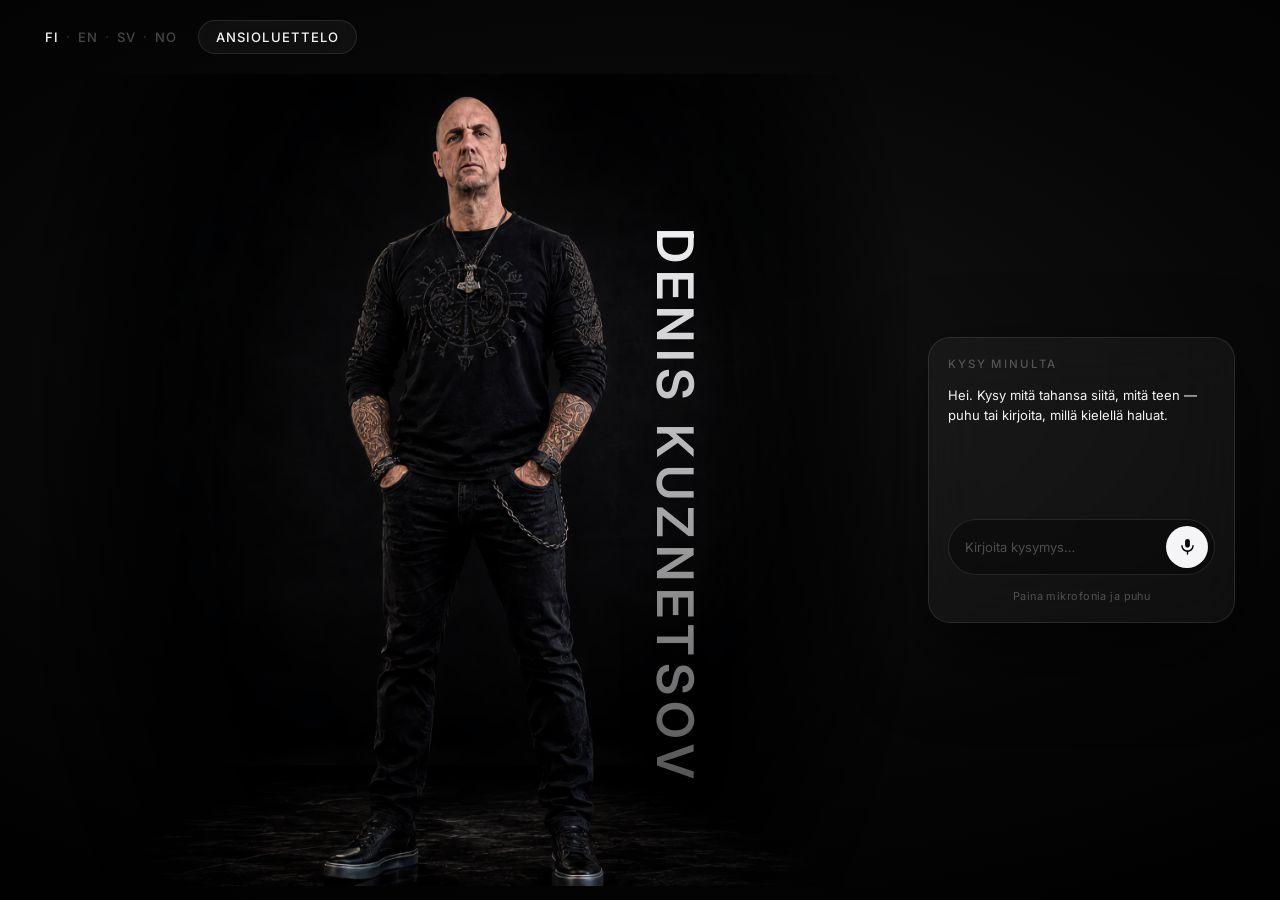
<file: index.html>
<!doctype html>
<html lang="fi">
<head>
<meta charset="utf-8">
<meta name="viewport" content="width=device-width, initial-scale=1, viewport-fit=cover">
<title>Denis Kuznetsov</title>
<!-- Inter с Google Fonts. Раньше веб-шрифта не было вовсе: список начинался
     с -apple-system, и на Маке страница шла шрифтом SF Pro, а на Windows и
     Android доходила до Arial. Один и тот же документ выглядел по-разному.
     Inter — ближайший к SF Pro свободный шрифт; ставим его первым, чтобы
     вид был одинаковым везде. Веса берём только те, что реально в ходу:
     400 для текста, 500 и 600 для заголовков и подписей. -->
<link rel="preconnect" href="https://fonts.googleapis.com">
<link rel="preconnect" href="https://fonts.gstatic.com" crossorigin>
<link rel="stylesheet" href="https://fonts.googleapis.com/css2?family=Inter:wght@400;500;600&display=swap">
<style>
  :root{
    --bg:#000;
    --ink:#f5f5f7;
    --dim:rgba(245,245,247,.55);
    --faint:rgba(245,245,247,.28);
    --line:rgba(255,255,255,.10);
    --glass:rgba(255,255,255,.045);
  }

  *{margin:0;padding:0;box-sizing:border-box}

  html,body{
    /* 100% на мобильном считается от полного окна, а адресная строка
       съедает низ — панель уезжает за экран. dvh меряет то, что видно. */
    height:100vh;
    height:100dvh;
    overflow:hidden;
    background:var(--bg);
    color:var(--ink);
    font-family:Inter,-apple-system,BlinkMacSystemFont,"SF Pro Display","Helvetica Neue",Arial,sans-serif;
    -webkit-font-smoothing:antialiased;
  }

  body{
    display:grid;
    grid-template-rows:auto 1fr;
    /* мягкое свечение из центра — свет как на фото */
    background:
      radial-gradient(120% 90% at 50% 42%, #141414 0%, #060606 45%, #000 78%);
  }

  /* ---------- шапка ---------- */
  header{
    display:flex;
    align-items:center;
    justify-content:space-between;
    padding:clamp(14px,2.2vh,26px) clamp(18px,3.5vw,52px);
    z-index:5;
  }
  .name{
    font-size:clamp(12px,1.15vw,15px);
    font-weight:500;
    letter-spacing:.14em;
    text-transform:uppercase;
    color:var(--dim);
  }
  .nav{display:flex;align-items:center;gap:clamp(12px,1.6vw,24px)}
  .lang{
    display:flex;align-items:center;gap:.5em;
    font-size:clamp(11px,1.02vw,13px);
    font-weight:500;letter-spacing:.1em;
  }
  .lang a{color:var(--faint);text-decoration:none;transition:color .3s ease}
  .lang a:hover{color:var(--dim)}
  .lang a.on{color:var(--ink)}
  .lang span{color:rgba(255,255,255,.16)}

  .cv{
    display:inline-flex;
    align-items:center;
    gap:.55em;
    padding:.62em 1.35em;
    font-size:clamp(11px,1.02vw,13.5px);
    font-weight:500;
    letter-spacing:.08em;
    text-transform:uppercase;
    color:var(--ink);
    text-decoration:none;
    border:1px solid var(--line);
    border-radius:100px;
    background:var(--glass);
    -webkit-backdrop-filter:blur(18px);
    backdrop-filter:blur(18px);
    transition:background .35s ease,border-color .35s ease,transform .35s ease;
  }
  .cv:hover{background:rgba(255,255,255,.10);border-color:rgba(255,255,255,.26);transform:translateY(-1px)}

  /* ---------- сцена ---------- */
  .stage{
    position:relative;
    display:grid;
    grid-template-columns:1fr minmax(300px,24vw);
    align-items:center;
    min-height:0;
    padding:0 clamp(18px,3.5vw,52px) clamp(10px,1.6vh,22px);
    gap:clamp(16px,2vw,40px);
  }

  /* фото — во всю доступную высоту, растворяется в фоне */
  .figure{
    position:relative;
    height:100%;
    min-height:0;
    /* Без min-width:0 колонка сетки раздувается до собственной ширины
       снимка (2048 px). На узких экранах из-за этого вся страница вылезала
       вправо: у панели диалога срезался край строки, а имя уезжало за экран
       целиком. Проверено на 390 и 420 px. */
    min-width:0;
    display:flex;
    align-items:flex-end;
    justify-content:center;
  }
  .figure img{
    height:100%;
    width:auto;
    max-width:none;
    object-fit:contain;
    object-position:bottom center;
    display:block;
    /* растушёвка только по бокам и низу — фигура остаётся целой,
       а квадратный край кадра не читается на чёрном фоне */
    -webkit-mask-image:radial-gradient(ellipse 52% 92% at 50% 47%, #000 52%, rgba(0,0,0,.6) 78%, transparent 100%);
    mask-image:radial-gradient(ellipse 52% 92% at 50% 47%, #000 52%, rgba(0,0,0,.6) 78%, transparent 100%);
    animation:rise 1.4s cubic-bezier(.16,1,.3,1) both;
  }
  @keyframes rise{from{opacity:0;transform:translateY(18px) scale(1.012)}to{opacity:1;transform:none}}
  /* Отдельный кадр для имени: сдвиг вправо и центровка по высоте должны
     пережить анимацию, поэтому они повторены в обоих кадрах. */
  @keyframes risename{
    from{opacity:0;transform:translate(var(--vx), 18px)}
    to{opacity:1;transform:translate(var(--vx), 0)}
  }

  /* ---------- панель диалога ---------- */
  /* Имя вертикально справа от фотографии — как на обложке журнала.
     Раньше оно стояло мелким в шапке слева и терялось; здесь оно работает
     как часть кадра. writing-mode ставит буквы столбиком, читается сверху
     вниз — так набирают корешок и обложку.

     Заливка градиентом даёт глянец: светлее сверху, глуше книзу, будто по
     тексту идёт свет. Это дешевле любой тени и не мылит буквы. */
  .vname{
    position:absolute;
    left:50%;
    /* Верх имени на уровне плеча, а не по середине кадра: отсчёт от высоты
       самой рамки со снимком, поэтому держится на любом экране. */
    top:19%;
    /* Отступ вправо от середины кадра. Считается от ВЫСОТЫ окна, а не от
       ширины: снимок тянется по высоте (height:100%), значит и его ширина
       привязана к высоте. С отсчётом в vw имя ложилось поверх человека. */
    /* ВНИМАНИЕ. Общая анимация rise заканчивается на transform:none и стирает
       любой сдвиг, заданный здесь. Из-за неё имя дважды оставалось на месте.
       Поэтому у имени своя анимация, где сдвиг сохранён в обоих кадрах. */
    --vx:19vh;
    transform:translate(var(--vx), 0);
    writing-mode:vertical-rl;
    text-orientation:mixed;
    /* Пятнадцать букв столбиком занимают почти всю высоту снимка.
       Ход одной буквы примерно 0.75 кегля, пятнадцать букв — 11 кеглей;
       при 6.6vh это около 73vh, а сам снимок высотой примерно 89vh.
       overflow:hidden здесь ставить нельзя — он режет хвост вместо того,
       чтобы ужать. */
    font-size:clamp(20px,5.6vh,72px);
    font-weight:600;
    letter-spacing:.13em;
    text-transform:uppercase;
    white-space:nowrap;
    pointer-events:none;
    user-select:none;
    background:linear-gradient(180deg,
      rgba(245,245,247,.98) 0%,
      rgba(245,245,247,.72) 42%,
      rgba(245,245,247,.34) 100%);
    -webkit-background-clip:text;
    background-clip:text;
    color:transparent;
    filter:drop-shadow(0 2px 18px rgba(0,0,0,.55));
    animation:risename 1.4s .28s cubic-bezier(.16,1,.3,1) both;
  }
  .panel{
    display:flex;
    flex-direction:column;
    gap:14px;
    padding:clamp(16px,1.5vw,24px);
    border:1px solid var(--line);
    border-radius:22px;
    background:var(--glass);
    -webkit-backdrop-filter:blur(30px) saturate(140%);
    backdrop-filter:blur(30px) saturate(140%);
    box-shadow:0 30px 80px rgba(0,0,0,.6);
    max-height:min(62vh,540px);
    animation:rise 1.4s .18s cubic-bezier(.16,1,.3,1) both;
  }
  .panel h2{
    font-size:clamp(10.5px,.9vw,12px);
    font-weight:500;
    letter-spacing:.16em;
    text-transform:uppercase;
    color:var(--faint);
  }

  .log{
    flex:1;
    min-height:120px;
    overflow-y:auto;
    display:flex;
    flex-direction:column;
    gap:12px;
    font-size:clamp(13px,1.02vw,15px);
    line-height:1.55;
    scrollbar-width:thin;
    scrollbar-color:rgba(255,255,255,.18) transparent;
  }
  .log::-webkit-scrollbar{width:5px}
  .log::-webkit-scrollbar-thumb{background:rgba(255,255,255,.18);border-radius:3px}

  .msg{max-width:100%}
  .msg.me{color:var(--dim)}
  .msg.me::before{content:"—  ";color:var(--faint)}
  .msg.ai{color:var(--ink)}

  .composer{
    display:flex;
    align-items:center;
    gap:10px;
    padding:6px 6px 6px 16px;
    border:1px solid var(--line);
    border-radius:100px;
    background:rgba(0,0,0,.35);
  }
  .composer input{
    flex:1;
    min-width:0;
    border:0;
    outline:0;
    background:transparent;
    color:var(--ink);
    font:inherit;
    font-size:clamp(13px,1.02vw,15px);
    padding:8px 0;
  }
  .composer input::placeholder{color:var(--faint)}


  .mic{
    flex:none;
    width:42px;height:42px;
    display:grid;place-items:center;
    border:0;
    border-radius:50%;
    background:var(--ink);
    color:#000;
    cursor:pointer;
    transition:transform .3s cubic-bezier(.16,1,.3,1),box-shadow .3s ease;
  }
  .mic:hover{transform:scale(1.06)}
  .mic svg{width:19px;height:19px}
  .mic.live{
    background:#ff453a;color:#fff;
    box-shadow:0 0 0 0 rgba(255,69,58,.55);
    animation:pulse 1.5s infinite;
  }
  @keyframes pulse{
    70%{box-shadow:0 0 0 16px rgba(255,69,58,0)}
    100%{box-shadow:0 0 0 0 rgba(255,69,58,0)}
  }

  .hint{
    font-size:clamp(10.5px,.85vw,12px);
    letter-spacing:.04em;
    color:var(--faint);
    text-align:center;
  }

  /* ---------- узкий экран ---------- */
  @media (max-width:900px){
    /* Фото отдаёт место панели, а не наоборот: поле ввода с микрофоном
       всегда должно быть на экране, оно тут главное. */
    .stage{
      grid-template-columns:1fr;
      grid-template-rows:minmax(0,1fr) auto;
      align-items:stretch;
      gap:10px;
      padding:0 14px max(12px, env(safe-area-inset-bottom));
    }
    .figure{min-height:0;overflow:hidden}
    .figure img{
      /* на телефоне кадрируем по высоте: бока у снимка пустые, их не жалко,
         зато фигура заполняет экран. width:100% держит страницу в рамках —
         без него картинка 2048x1920 вылезает вправо вместе с микрофоном */
      width:100%;
      height:100%;
      max-width:100%;
      object-fit:cover;
      object-position:center 42%;
      -webkit-mask-image:radial-gradient(ellipse 62% 88% at 50% 44%, #000 54%, rgba(0,0,0,.6) 80%, transparent 100%);
      mask-image:radial-gradient(ellipse 62% 88% at 50% 44%, #000 54%, rgba(0,0,0,.6) 80%, transparent 100%);
    }
    .panel{
      max-height:none;
      gap:10px;
      padding:14px;
      border-radius:18px;
    }
    .panel h2{display:none}
    .log{
      min-height:0;
      max-height:26vh;
      font-size:14px;
    }
    /* подсказка спрятана, но во время записи показывает уровень и секунды */
    .hint{display:none}
    .hint.on{display:block}
    .vname{
      /* На телефоне снимок кадрируется по ширине экрана, поэтому имя
         прижимаем к правому краю окна, а не отсчитываем от середины. */
      left:auto;
      right:6px;
      --vx:0px;
      font-size:clamp(18px,4.8vh,46px);
      letter-spacing:.14em;
    }
    header{padding:12px 14px;gap:10px}
    .name{font-size:11px;letter-spacing:.1em}
    .cv{padding:.55em 1em;font-size:11px}
    .stage,.panel,.composer{min-width:0}
  }

  /* очень узкие телефоны: имя в шапке уступает место кнопкам */
  @media (max-width:400px){
    .name{display:none}
  }

  /* Совсем низкие экраны в альбомной ориентации: фото уводим, оставляем диалог */
  @media (max-height:460px) and (max-width:900px){
    .figure{display:none}
    .stage{grid-template-rows:auto}
    .log{max-height:38vh}
  }

  /* Ссылка внутри текста. Раньше правила не было вовсе: стилизованы были
     только контакты и переключатель языка. Ссылка, поставленная внутри
     абзаца, падала на браузерный синий, а после первого клика — на
     фиолетовый. На чёрном фоне это видно за версту. */
  .block a, main p a, .offer a{
    color:var(--ink);
    text-decoration:none;
    border-bottom:1px solid var(--line);
    padding-bottom:1px;
    transition:border-color .3s;
  }
  .block a:hover, main p a:hover, .offer a:hover{border-color:rgba(255,255,255,.5)}
  /* Никакого фиолетового ни при каких обстоятельствах. */
  a:visited{color:inherit}
</style>
</head>
<body>

<header>
  <div class="nav">
    <div class="lang">
      <a class="on" href="index.html">FI</a><span>·</span><a href="index-en.html">EN</a><span>·</span><a href="index-sv.html">SV</a><span>·</span><a href="index-no.html">NO</a>
    </div>
    <a class="cv" href="cv.html">Ansioluettelo</a>
  </div>
</header>

<main class="stage">

  <div class="figure">
    <img src="avatar.png" alt="Denis Kuznetsov">
    <div class="vname" aria-hidden="true">Denis Kuznetsov</div>
  </div>

  <section class="panel">
    <h2>Kysy minulta</h2>

    <div class="log" id="log">
      <div class="msg ai">Hei. Kysy mitä tahansa siitä, mitä teen — puhu tai kirjoita, millä kielellä haluat.</div>
    </div>

    <form class="composer" id="form">
      <input id="q" type="text" autocomplete="off" placeholder="Kirjoita kysymys…">
      <button class="mic" id="mic" type="button" aria-label="Puhu">
        <svg viewBox="0 0 24 24" fill="none" stroke="currentColor" stroke-width="1.8" stroke-linecap="round">
          <rect x="9" y="2.5" width="6" height="11" rx="3" fill="currentColor" stroke="none"/>
          <path d="M5 11a7 7 0 0 0 14 0"/>
          <path d="M12 18v3.5"/>
        </svg>
      </button>
    </form>

    <div class="hint" id="hint">Paina mikrofonia ja puhu</div>
  </section>

</main>

<script>
  const log  = document.getElementById('log');
  const form = document.getElementById('form');
  const q    = document.getElementById('q');
  const mic  = document.getElementById('mic');
  const hint = document.getElementById('hint');

  function say(text, who){
    const d = document.createElement('div');
    d.className = 'msg ' + who;
    d.textContent = text;
    log.appendChild(d);
    log.scrollTop = log.scrollHeight;
  }

  // Адрес воркера. Ключа Google здесь нет и быть не может —
  // страница обращается только сюда, воркер сам ходит к модели.
  const WORKER = 'https://round-scene-4de7.carbo-lignum.workers.dev';

  const TXT = {
    down:  'Yhteys ei juuri nyt toimi. Kirjoita suoraan: carbo.lignum@gmail.com',
    idle:  'Paina mikrofonia ja puhu',
    rec:   'Nauhoitan…',
    work:  'Kuuntelen…',
    voice: 'ääniviesti',
    noMic: 'Mikrofoni ei ole käytettävissä',
    long:  'Viesti on liian pitkä',
    quiet: 'En kuullut mitään — puhu lähempänä mikrofonia'
  };

  const history = [];
  let busy = false;

  // Один путь наружу и для текста, и для звука.
  async function send(payload, label){
    if(busy) return;
    busy = true;

    say(label, 'me');
    const dots = document.createElement('div');
    dots.className = 'msg ai';
    dots.style.opacity = '.45';
    dots.textContent = '…';
    log.appendChild(dots);
    log.scrollTop = log.scrollHeight;

    try{
      const r = await fetch(WORKER, {
        method:'POST',
        headers:{'Content-Type':'application/json'},
        body: JSON.stringify(Object.assign({ history: history.slice() }, payload))
      });
      const d = await r.json();
      dots.remove();
      if(d.reply){
        say(d.reply, 'ai');
        if(payload.message) history.push({role:'me', text:payload.message});
        history.push({role:'ai', text:d.reply});
      } else {
        say(d.error === 'audio_too_long' ? TXT.long : TXT.down, 'ai');
      }
    }catch(err){
      dots.remove();
      say(TXT.down, 'ai');
    }finally{
      busy = false;
      hint.textContent = TXT.idle;
    }
  }

  function ask(text){
    text = text.trim();
    if(!text) return;
    q.value = '';
    send({ message:text }, text);
  }

  form.addEventListener('submit', e => { e.preventDefault(); ask(q.value); });

  /* ------------------------------------------------------------------
     ГОЛОС. Браузерное распознавание НЕ используется: ему надо заранее
     назвать язык, а заранее неизвестно, на каком языке заговорит
     посетитель. Вместо этого пишем звук и отдаём его модели как есть —
     она мультимодальная, слышит сама и отвечает на языке говорящего.

       MediaRecorder → WAV 16 кГц → base64 → воркер → Gemini (inlineData)
     ------------------------------------------------------------------ */

  const MAX_SECONDS   = 45;    // потолок записи
  const HUSH_MS       = 1300;  // столько тишины после речи = конец фразы
  const SPEAK_LEVEL   = 0.018; // выше этого считаем, что говорят
  const MIN_SPEAK_MS  = 400;   // короче — считаем случайным нажатием

  let mr = null, chunks = [], stream = null, stopTimer = null;
  let vadCtx = null, vadTimer = null, lastRms = 0;

  function wavFromSamples(samples, rate){
    const buf = new ArrayBuffer(44 + samples.length * 2);
    const v = new DataView(buf);
    const put = (o, s) => { for(let i=0;i<s.length;i++) v.setUint8(o+i, s.charCodeAt(i)); };
    put(0,'RIFF');  v.setUint32(4, 36 + samples.length*2, true);
    put(8,'WAVE');  put(12,'fmt ');
    v.setUint32(16,16,true); v.setUint16(20,1,true); v.setUint16(22,1,true);
    v.setUint32(24,rate,true); v.setUint32(28,rate*2,true);
    v.setUint16(32,2,true); v.setUint16(34,16,true);
    put(36,'data'); v.setUint32(40, samples.length*2, true);
    let o = 44;
    for(let i=0;i<samples.length;i++,o+=2){
      const s = Math.max(-1, Math.min(1, samples[i]));
      v.setInt16(o, s < 0 ? s*0x8000 : s*0x7FFF, true);
    }
    return new Blob([buf], { type:'audio/wav' });
  }

  async function toWav16k(blob){
    const ab = await blob.arrayBuffer();
    const AC = window.AudioContext || window.webkitAudioContext;
    const ac = new AC();
    const decoded = await ac.decodeAudioData(ab);
    ac.close();
    const off = new OfflineAudioContext(1, Math.max(1, Math.ceil(decoded.duration * 16000)), 16000);
    const src = off.createBufferSource();
    src.buffer = decoded;
    src.connect(off.destination);
    src.start(0);
    const out = await off.startRendering();
    return wavFromSamples(out.getChannelData(0), 16000);
  }

  function toBase64(blob){
    return new Promise(res => {
      const r = new FileReader();
      r.onloadend = () => res(String(r.result).split(',')[1]);
      r.readAsDataURL(blob);
    });
  }

  function stopStream(){
    if(stopTimer){ clearTimeout(stopTimer); stopTimer = null; }
    if(vadTimer){ clearInterval(vadTimer); vadTimer = null; }
    if(vadCtx){ try{ vadCtx.close(); }catch(e){} vadCtx = null; }
    if(stream){ stream.getTracks().forEach(t => t.stop()); stream = null; }
    mic.classList.remove('live');
  }

  async function startRecording(){
    try{
      stream = await navigator.mediaDevices.getUserMedia({
        audio:{ echoCancellation:true, noiseSuppression:true, autoGainControl:true }
      });
    }catch(err){
      hint.classList.add('on');
      hint.textContent = TXT.noMic;
      return;
    }
    chunks = [];
    mr = new MediaRecorder(stream);
    mr.ondataavailable = e => { if(e.data && e.data.size) chunks.push(e.data); };
    mr.onstop = async () => {
      const quiet = lastRms < 0.005;
      stopStream();
      hint.textContent = TXT.work;
      try{
        const raw = new Blob(chunks, { type: mr.mimeType || 'audio/webm' });
        if(raw.size < 1200 || quiet){ hint.textContent = TXT.quiet; setTimeout(()=>{hint.classList.remove('on');hint.textContent=TXT.idle;},2600); return; }
        const wav = await toWav16k(raw);
        const b64 = await toBase64(wav);
        await send({ audio:b64 }, '🎙 ' + TXT.voice);
      }catch(err){
        hint.textContent = TXT.idle;
        say(TXT.down, 'ai');
      }
    };

    // Слушаем уровень и сами останавливаемся, когда человек замолчал:
    // никто не догадается, что микрофон надо выключать повторным нажатием.
    const AC = window.AudioContext || window.webkitAudioContext;
    vadCtx = new AC();
    const node = vadCtx.createMediaStreamSource(stream);
    const an = vadCtx.createAnalyser();
    an.fftSize = 1024;
    node.connect(an);
    const buf = new Uint8Array(an.fftSize);

    const t0 = Date.now();
    let spoke = false, hush = 0, peak = 0;
    lastRms = 0;

    vadTimer = setInterval(() => {
      an.getByteTimeDomainData(buf);
      let sum = 0;
      for(let i=0;i<buf.length;i++){ const d = (buf[i]-128)/128; sum += d*d; }
      const rms = Math.sqrt(sum/buf.length);
      if(rms > peak) peak = rms;
      lastRms = peak;

      const sec = Math.floor((Date.now()-t0)/1000);
      const bars = '▁▂▃▄▅▆▇█';
      const lvl = bars[Math.min(bars.length-1, Math.round(rms*70))];
      hint.classList.add('on');
      hint.textContent = TXT.rec + '  ' + lvl + '  ' + sec + 's';

      if(rms > SPEAK_LEVEL){ spoke = true; hush = 0; }
      else if(spoke){
        hush += 120;
        if(hush >= HUSH_MS && Date.now()-t0 > MIN_SPEAK_MS && mr.state === 'recording'){
          mr.stop();
        }
      }
    }, 120);

    mr.start();
    mic.classList.add('live');
    hint.textContent = TXT.rec;
    stopTimer = setTimeout(() => { if(mr && mr.state === 'recording') mr.stop(); }, MAX_SECONDS * 1000);
  }

  if(!navigator.mediaDevices || !window.MediaRecorder){
    mic.style.display = 'none';
  } else {
    mic.addEventListener('click', () => {
      if(busy) return;
      if(mr && mr.state === 'recording'){ mr.stop(); return; }
      startRecording();
    });
  }
</script>

</body>
</html>
</file>
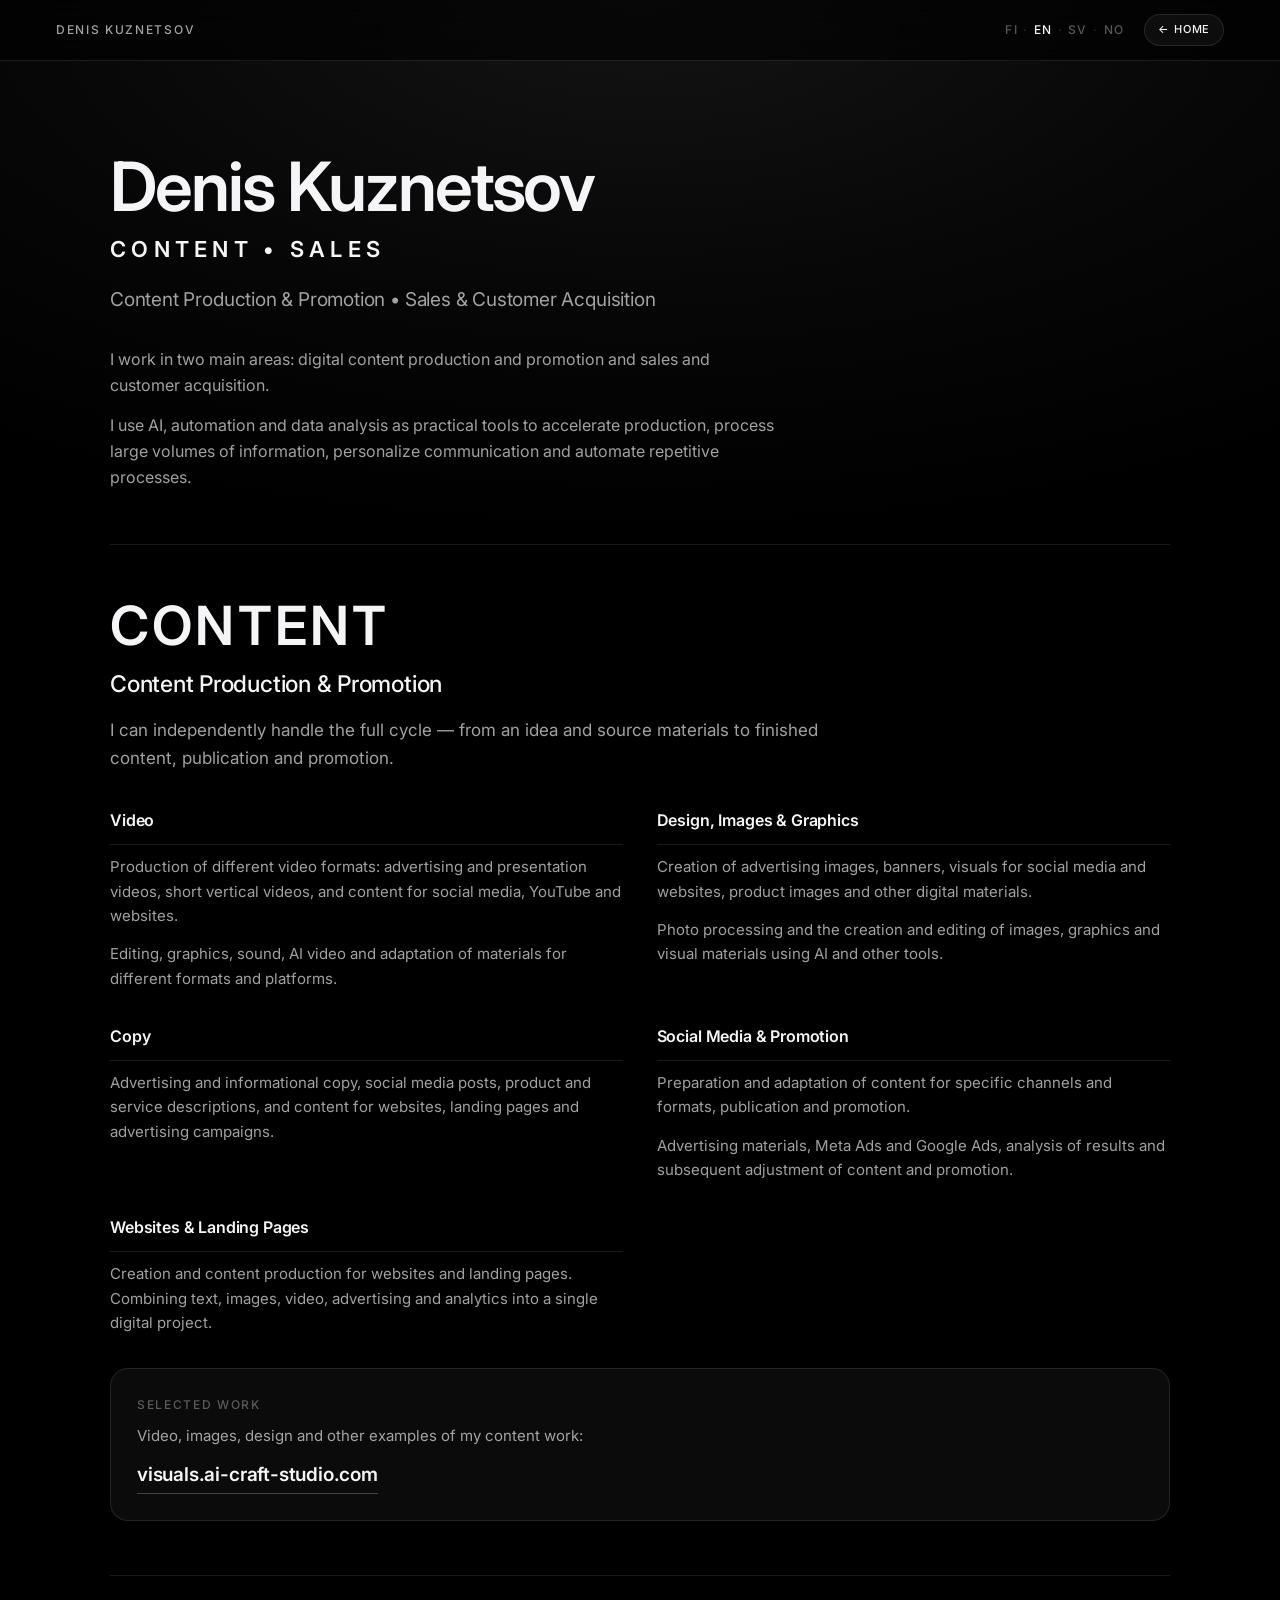
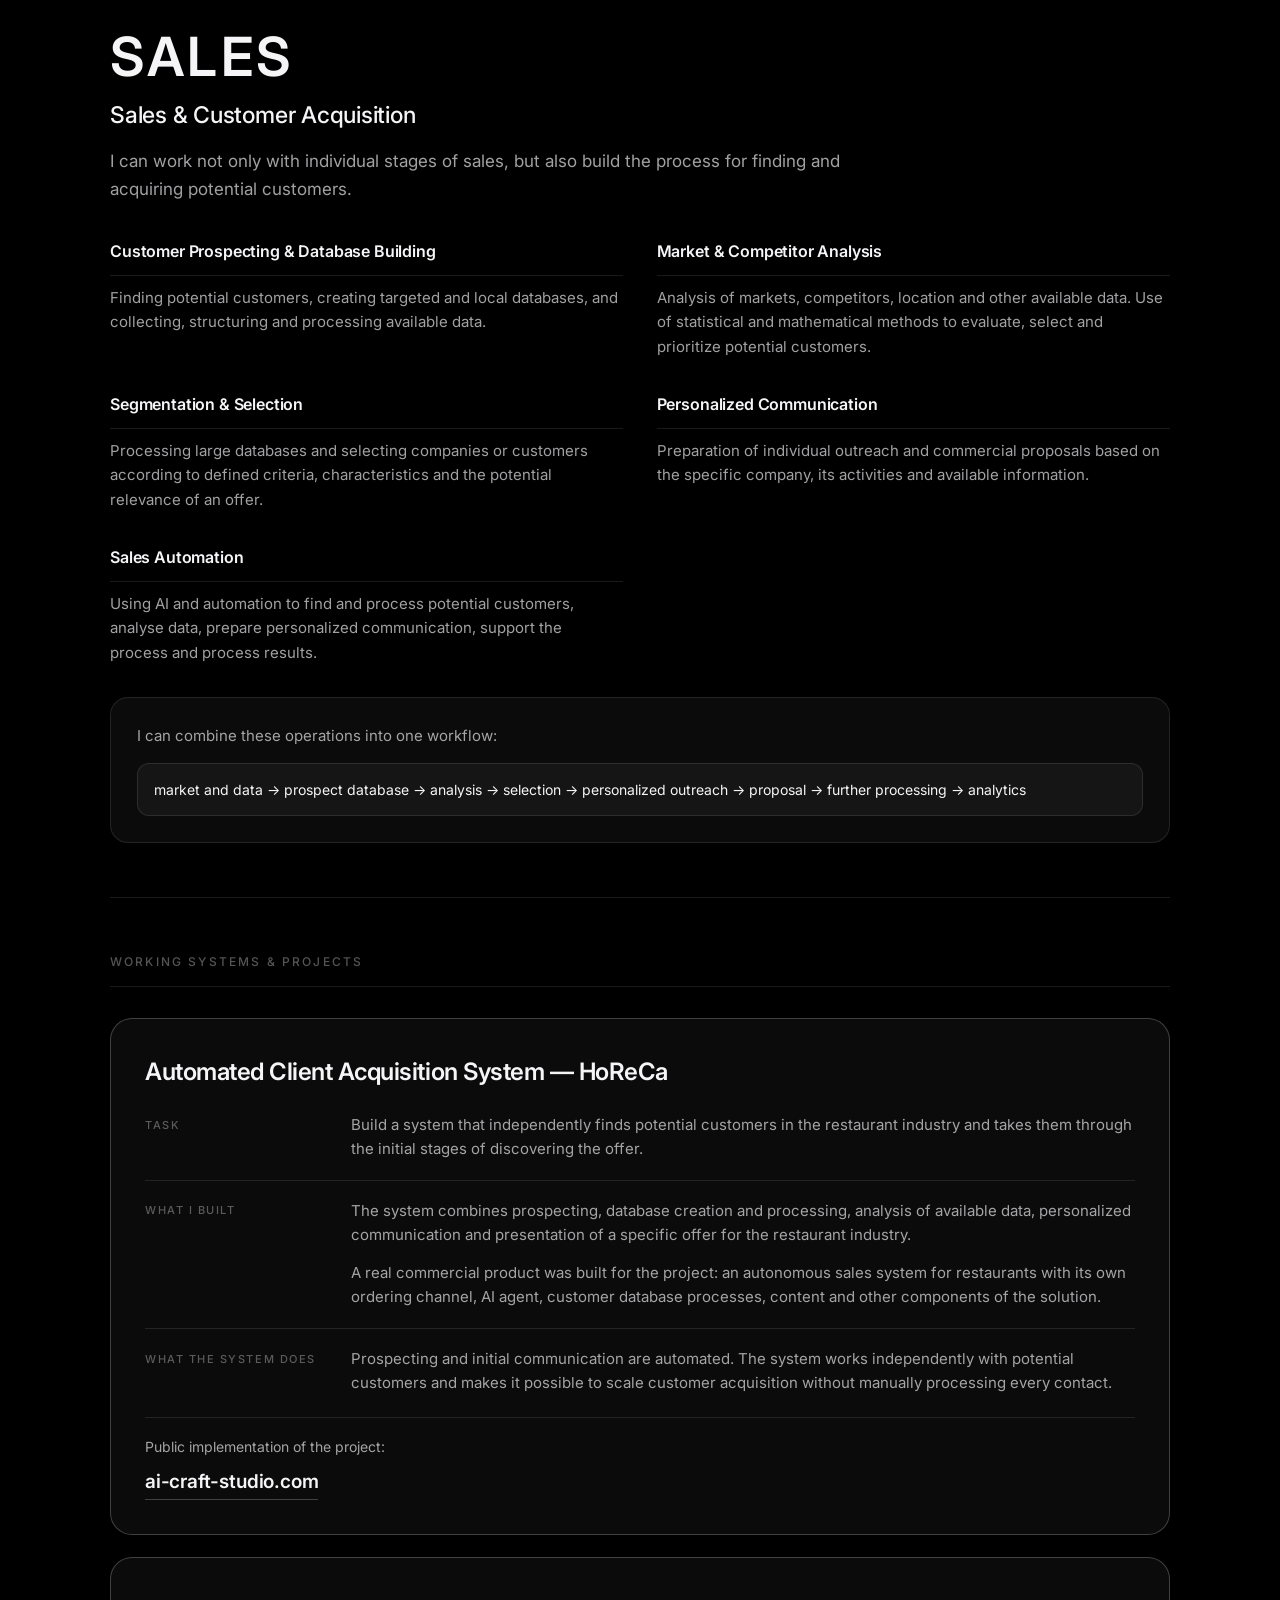
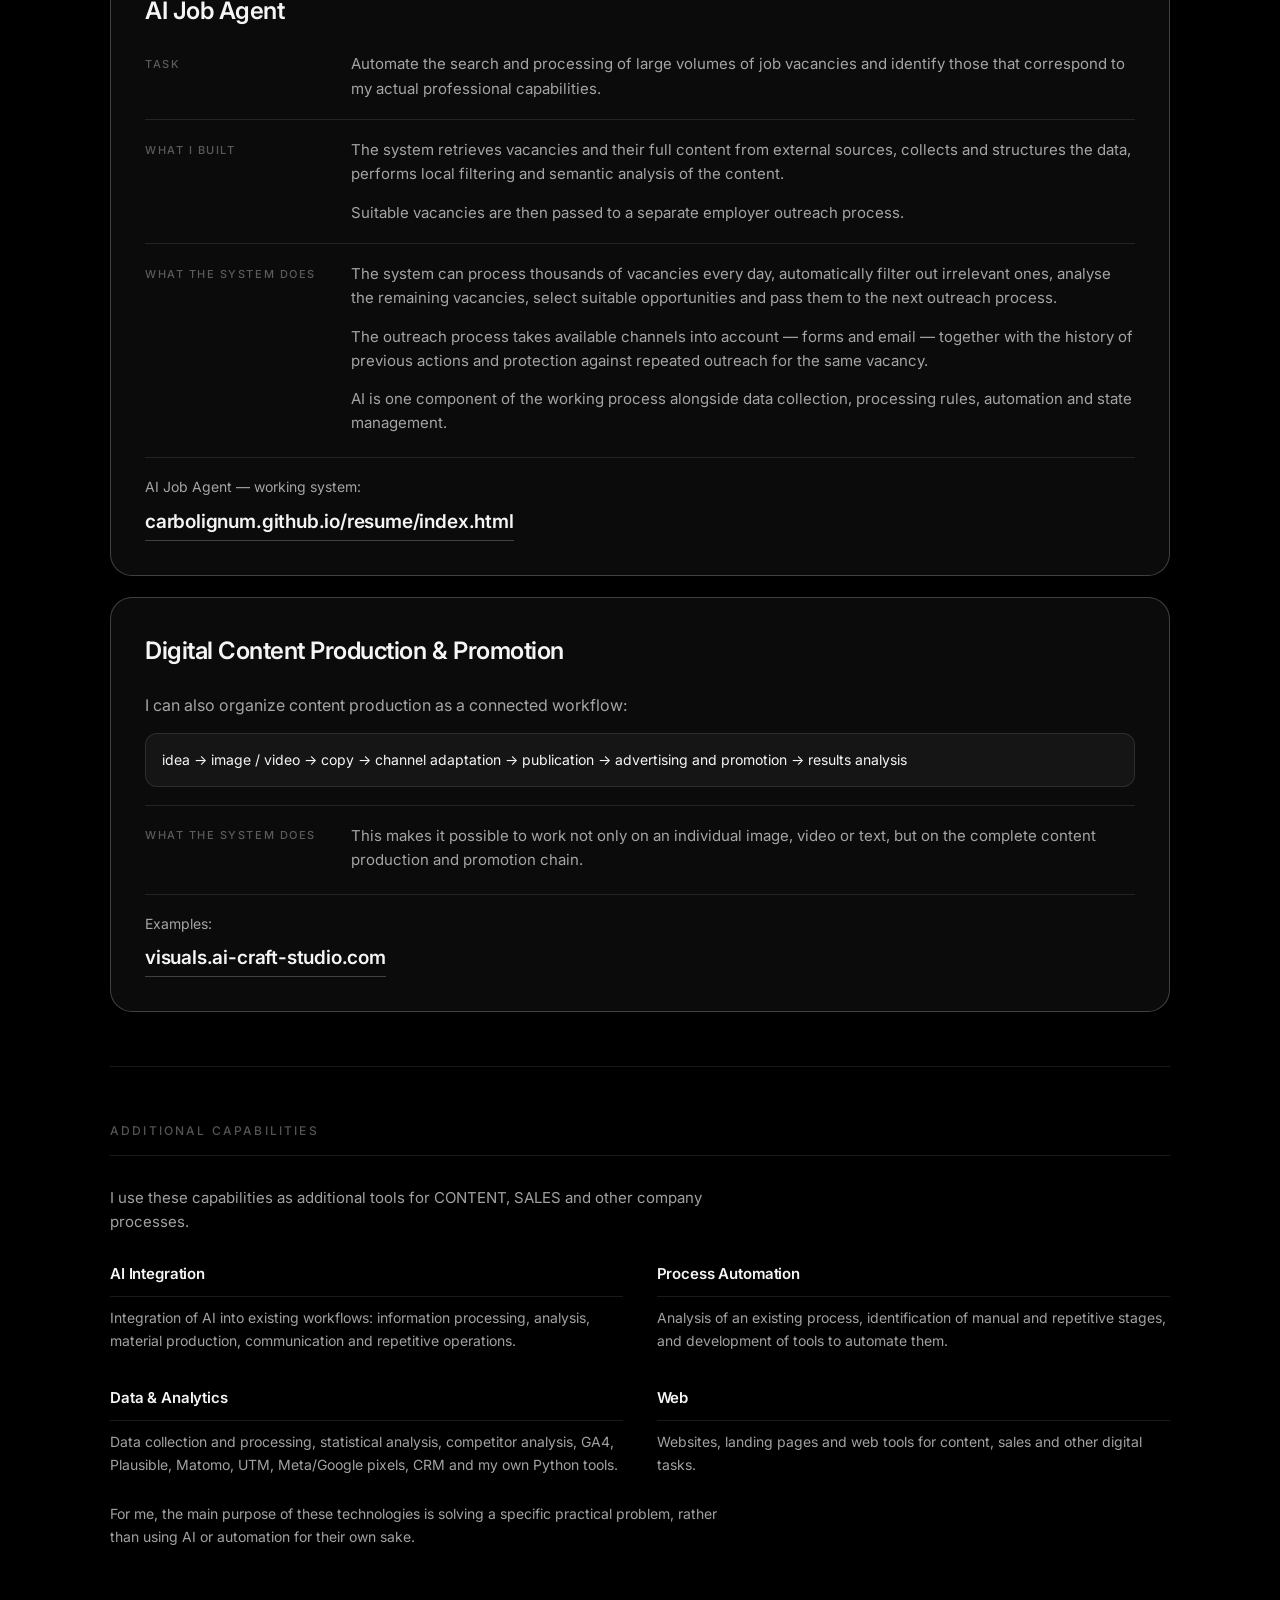
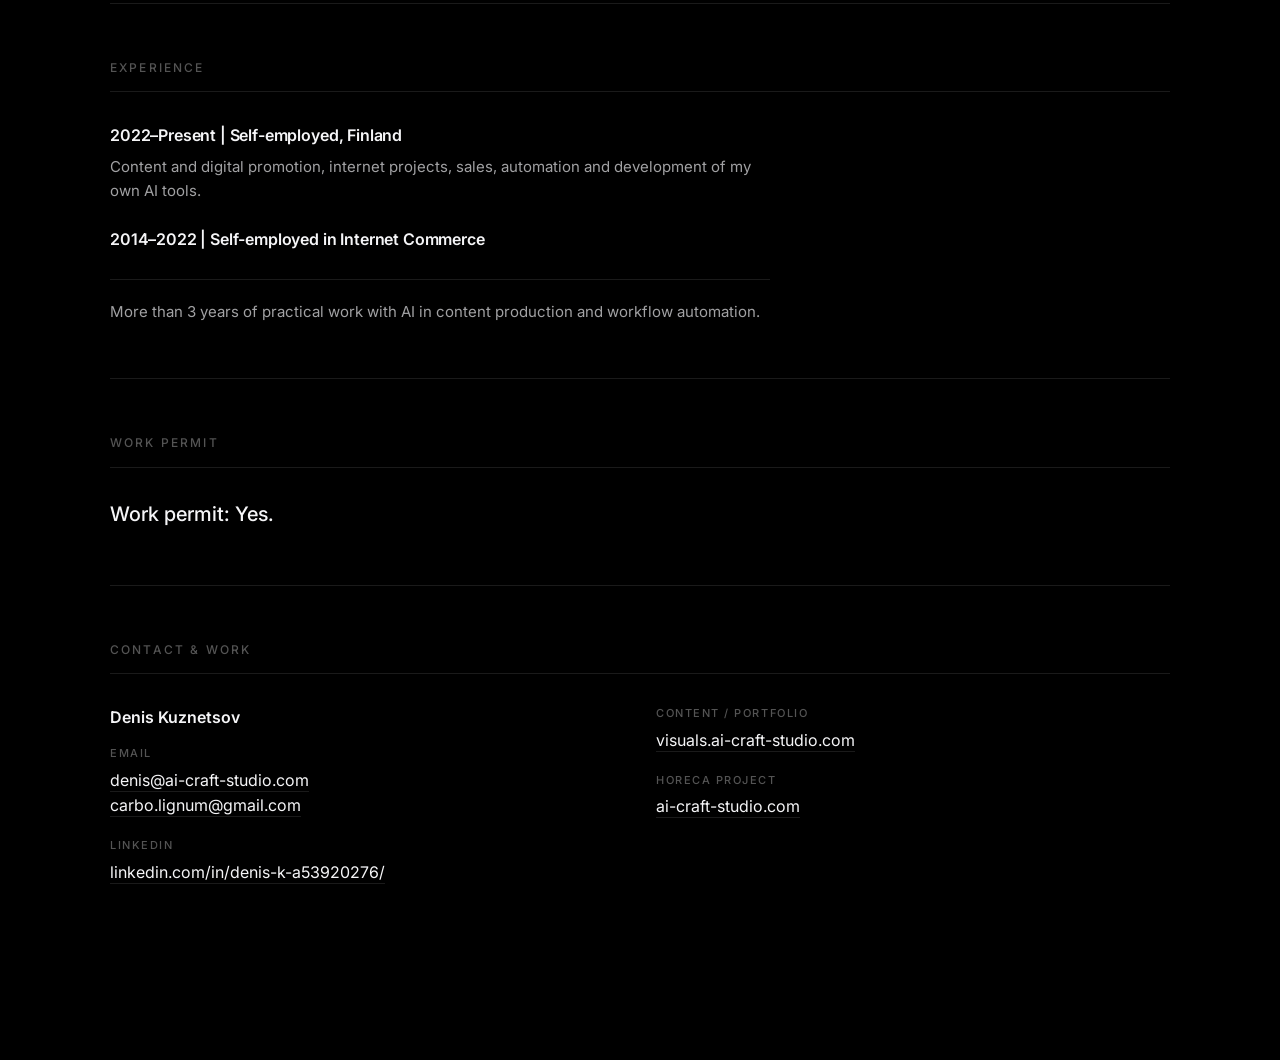
<file: cv-en.html>
<!doctype html>
<html lang="en">
<head>
<meta charset="utf-8">
<meta name="viewport" content="width=device-width, initial-scale=1">
<title>Denis Kuznetsov — CV</title>
<meta name="description" content="Denis Kuznetsov — Content Production &amp; Promotion • Sales &amp; Customer Acquisition">
<link rel="canonical" href="https://carbolignum.github.io/resume/cv-en.html">
<link rel="alternate" hreflang="fi" href="https://carbolignum.github.io/resume/cv.html">
<link rel="alternate" hreflang="en" href="https://carbolignum.github.io/resume/cv-en.html">
<link rel="alternate" hreflang="sv" href="https://carbolignum.github.io/resume/cv-sv.html">
<link rel="alternate" hreflang="no" href="https://carbolignum.github.io/resume/cv-no.html">
<link rel="alternate" hreflang="x-default" href="https://carbolignum.github.io/resume/cv-en.html">
<link rel="preconnect" href="https://fonts.googleapis.com">
<link rel="preconnect" href="https://fonts.gstatic.com" crossorigin>
<link rel="stylesheet" href="https://fonts.googleapis.com/css2?family=Inter:wght@400;500;600&display=swap">
<link rel="stylesheet" href="cv.css">
</head>
<body>

<header class="top">
  <div class="who">Denis Kuznetsov</div>
  <div class="right">
    <nav class="lang"><a href="cv.html">FI</a><span>·</span><a class="on" href="cv-en.html">EN</a><span>·</span><a href="cv-sv.html">SV</a><span>·</span><a href="cv-no.html">NO</a></nav>
    <a class="back" href="index-en.html">← Home</a>
  </div>
</header>

<main>

  <section class="hero wrap">
    <h1>Denis&nbsp;Kuznetsov</h1>
    <div class="tagline">CONTENT • SALES</div>
    <div class="sub">Content Production &amp; Promotion • Sales &amp; Customer Acquisition</div>
    <div class="body">
      <p>I work in two main areas: digital content production and promotion and sales and customer acquisition.</p>
      <p>I use AI, automation and data analysis as practical tools to accelerate production, process large volumes of information, personalize communication and automate repetitive processes.</p>
    </div>
  </section>

  <section class="pillar wrap">
    <div class="label">CONTENT</div>
    <div class="title">Content Production &amp; Promotion</div>
    <p class="lead">I can independently handle the full cycle — from an idea and source materials to finished content, publication and promotion.</p>
    <div class="grid">
      <div class="item">
        <h3>Video</h3>
        <p>Production of different video formats: advertising and presentation videos, short vertical videos, and content for social media, YouTube and websites.</p>
        <p>Editing, graphics, sound, AI video and adaptation of materials for different formats and platforms.</p>
      </div>
      <div class="item">
        <h3>Design, Images &amp; Graphics</h3>
        <p>Creation of advertising images, banners, visuals for social media and websites, product images and other digital materials.</p>
        <p>Photo processing and the creation and editing of images, graphics and visual materials using AI and other tools.</p>
      </div>
      <div class="item">
        <h3>Copy</h3>
        <p>Advertising and informational copy, social media posts, product and service descriptions, and content for websites, landing pages and advertising campaigns.</p>
      </div>
      <div class="item">
        <h3>Social Media &amp; Promotion</h3>
        <p>Preparation and adaptation of content for specific channels and formats, publication and promotion.</p>
        <p>Advertising materials, Meta Ads and Google Ads, analysis of results and subsequent adjustment of content and promotion.</p>
      </div>
      <div class="item">
        <h3>Websites &amp; Landing Pages</h3>
        <p>Creation and content production for websites and landing pages. Combining text, images, video, advertising and analytics into a single digital project.</p>
      </div>
    </div>
    <div class="cta">
      <h4>Selected Work</h4>
      <p>Video, images, design and other examples of my content work:</p>
      <a class="linkbig" href="https://visuals.ai-craft-studio.com/index.html" target="_blank" rel="noopener">visuals.ai-craft-studio.com</a>
    </div>
  </section>

  <section class="pillar wrap">
    <div class="label">SALES</div>
    <div class="title">Sales &amp; Customer Acquisition</div>
    <p class="lead">I can work not only with individual stages of sales, but also build the process for finding and acquiring potential customers.</p>
    <div class="grid">
      <div class="item">
        <h3>Customer Prospecting &amp; Database Building</h3>
        <p>Finding potential customers, creating targeted and local databases, and collecting, structuring and processing available data.</p>
      </div>
      <div class="item">
        <h3>Market &amp; Competitor Analysis</h3>
        <p>Analysis of markets, competitors, location and other available data. Use of statistical and mathematical methods to evaluate, select and prioritize potential customers.</p>
      </div>
      <div class="item">
        <h3>Segmentation &amp; Selection</h3>
        <p>Processing large databases and selecting companies or customers according to defined criteria, characteristics and the potential relevance of an offer.</p>
      </div>
      <div class="item">
        <h3>Personalized Communication</h3>
        <p>Preparation of individual outreach and commercial proposals based on the specific company, its activities and available information.</p>
      </div>
      <div class="item">
        <h3>Sales Automation</h3>
        <p>Using AI and automation to find and process potential customers, analyse data, prepare personalized communication, support the process and process results.</p>
      </div>
    </div>
    <div class="cta">
      <p>I can combine these operations into one workflow:</p>
      <div class="chain">market and data → prospect database → analysis → selection → personalized outreach → proposal → further processing → analytics</div>
    </div>
  </section>

  <section class="section wrap">
    <h2>WORKING SYSTEMS &amp; PROJECTS</h2>

    <div class="case">
      <h3>Automated Client Acquisition System — HoReCa</h3>
      <div class="row"><div class="k">Task</div><div class="v"><p>Build a system that independently finds potential customers in the restaurant industry and takes them through the initial stages of discovering the offer.</p></div></div>
      <div class="row"><div class="k">What I Built</div><div class="v"><p>The system combines prospecting, database creation and processing, analysis of available data, personalized communication and presentation of a specific offer for the restaurant industry.</p>
        <p>A real commercial product was built for the project: an autonomous sales system for restaurants with its own ordering channel, AI agent, customer database processes, content and other components of the solution.</p></div></div>
      <div class="row"><div class="k">What the System Does</div><div class="v"><p>Prospecting and initial communication are automated. The system works independently with potential customers and makes it possible to scale customer acquisition without manually processing every contact.</p></div></div>
      <div class="caselink">
        <p>Public implementation of the project:</p>
        <a class="linkbig" href="https://ai-craft-studio.com/index.html" target="_blank" rel="noopener">ai-craft-studio.com</a>
      </div>
    </div>

    <div class="case">
      <h3>AI Job Agent</h3>
      <div class="row"><div class="k">Task</div><div class="v"><p>Automate the search and processing of large volumes of job vacancies and identify those that correspond to my actual professional capabilities.</p></div></div>
      <div class="row"><div class="k">What I Built</div><div class="v"><p>The system retrieves vacancies and their full content from external sources, collects and structures the data, performs local filtering and semantic analysis of the content.</p>
        <p>Suitable vacancies are then passed to a separate employer outreach process.</p></div></div>
      <div class="row"><div class="k">What the System Does</div><div class="v"><p>The system can process thousands of vacancies every day, automatically filter out irrelevant ones, analyse the remaining vacancies, select suitable opportunities and pass them to the next outreach process.</p>
        <p>The outreach process takes available channels into account — forms and email — together with the history of previous actions and protection against repeated outreach for the same vacancy.</p>
        <p>AI is one component of the working process alongside data collection, processing rules, automation and state management.</p></div></div>
      <div class="caselink">
        <p>AI Job Agent — working system:</p>
        <a class="linkbig" href="https://carbolignum.github.io/resume/index.html" target="_blank" rel="noopener">carbolignum.github.io/resume/index.html</a>
      </div>
    </div>

    <div class="case">
      <h3>Digital Content Production &amp; Promotion</h3>
      <p>I can also organize content production as a connected workflow:</p>
      <div class="chain">idea → image / video → copy → channel adaptation → publication → advertising and promotion → results analysis</div>
      <div class="row" style="margin-top:18px"><div class="k">What the System Does</div><div class="v"><p>This makes it possible to work not only on an individual image, video or text, but on the complete content production and promotion chain.</p></div></div>
      <div class="caselink">
        <p>Examples:</p>
        <a class="linkbig" href="https://visuals.ai-craft-studio.com/index.html" target="_blank" rel="noopener">visuals.ai-craft-studio.com</a>
      </div>
    </div>
  </section>

  <section class="section minor wrap">
    <h2>ADDITIONAL CAPABILITIES</h2>
    <p class="intro">I use these capabilities as additional tools for CONTENT, SALES and other company processes.</p>
    <div class="grid">
      <div class="item">
        <h3>AI Integration</h3>
        <p>Integration of AI into existing workflows: information processing, analysis, material production, communication and repetitive operations.</p>
      </div>
      <div class="item">
        <h3>Process Automation</h3>
        <p>Analysis of an existing process, identification of manual and repetitive stages, and development of tools to automate them.</p>
      </div>
      <div class="item">
        <h3>Data &amp; Analytics</h3>
        <p>Data collection and processing, statistical analysis, competitor analysis, GA4, Plausible, Matomo, UTM, Meta/Google pixels, CRM and my own Python tools.</p>
      </div>
      <div class="item">
        <h3>Web</h3>
        <p>Websites, landing pages and web tools for content, sales and other digital tasks.</p>
      </div>
    </div>
    <p class="note">For me, the main purpose of these technologies is solving a specific practical problem, rather than using AI or automation for their own sake.</p>
  </section>

  <section class="section wrap">
    <h2>EXPERIENCE</h2>
    <div class="job">
      <h3>2022–Present | Self-employed, Finland</h3>
      <p>Content and digital promotion, internet projects, sales, automation and development of my own AI tools.</p>
    </div>
    <div class="job">
      <h3>2014–2022 | Self-employed in Internet Commerce</h3>
    </div>
    <p class="expnote">More than 3 years of practical work with AI in content production and workflow automation.</p>
  </section>

  <section class="section permit wrap">
    <h2>WORK PERMIT</h2>
    <p>Work permit: Yes.</p>
  </section>

  <section class="section wrap">
    <h2>CONTACT &amp; WORK</h2>
    <div class="contacts">
      <div>
        <div class="who">Denis Kuznetsov</div>
        <div class="c">
          <div class="k">Email</div>
          <div><a href="mailto:denis@ai-craft-studio.com">denis@ai-craft-studio.com</a></div>
          <div><a href="mailto:carbo.lignum@gmail.com">carbo.lignum@gmail.com</a></div>
        </div>
        <div class="c">
          <div class="k">LinkedIn</div>
          <div><a href="https://www.linkedin.com/in/denis-k-a53920276/" target="_blank" rel="noopener">linkedin.com/in/denis-k-a53920276/</a></div>
        </div>
      </div>
      <div>
        <div class="c">
          <div class="k">Content / Portfolio</div>
          <div><a href="https://visuals.ai-craft-studio.com/index.html" target="_blank" rel="noopener">visuals.ai-craft-studio.com</a></div>
        </div>
        <div class="c">
          <div class="k">HoReCa Project</div>
          <div><a href="https://ai-craft-studio.com/index.html" target="_blank" rel="noopener">ai-craft-studio.com</a></div>
        </div>
      </div>
    </div>
  </section>

</main>

</body>
</html>
</file>
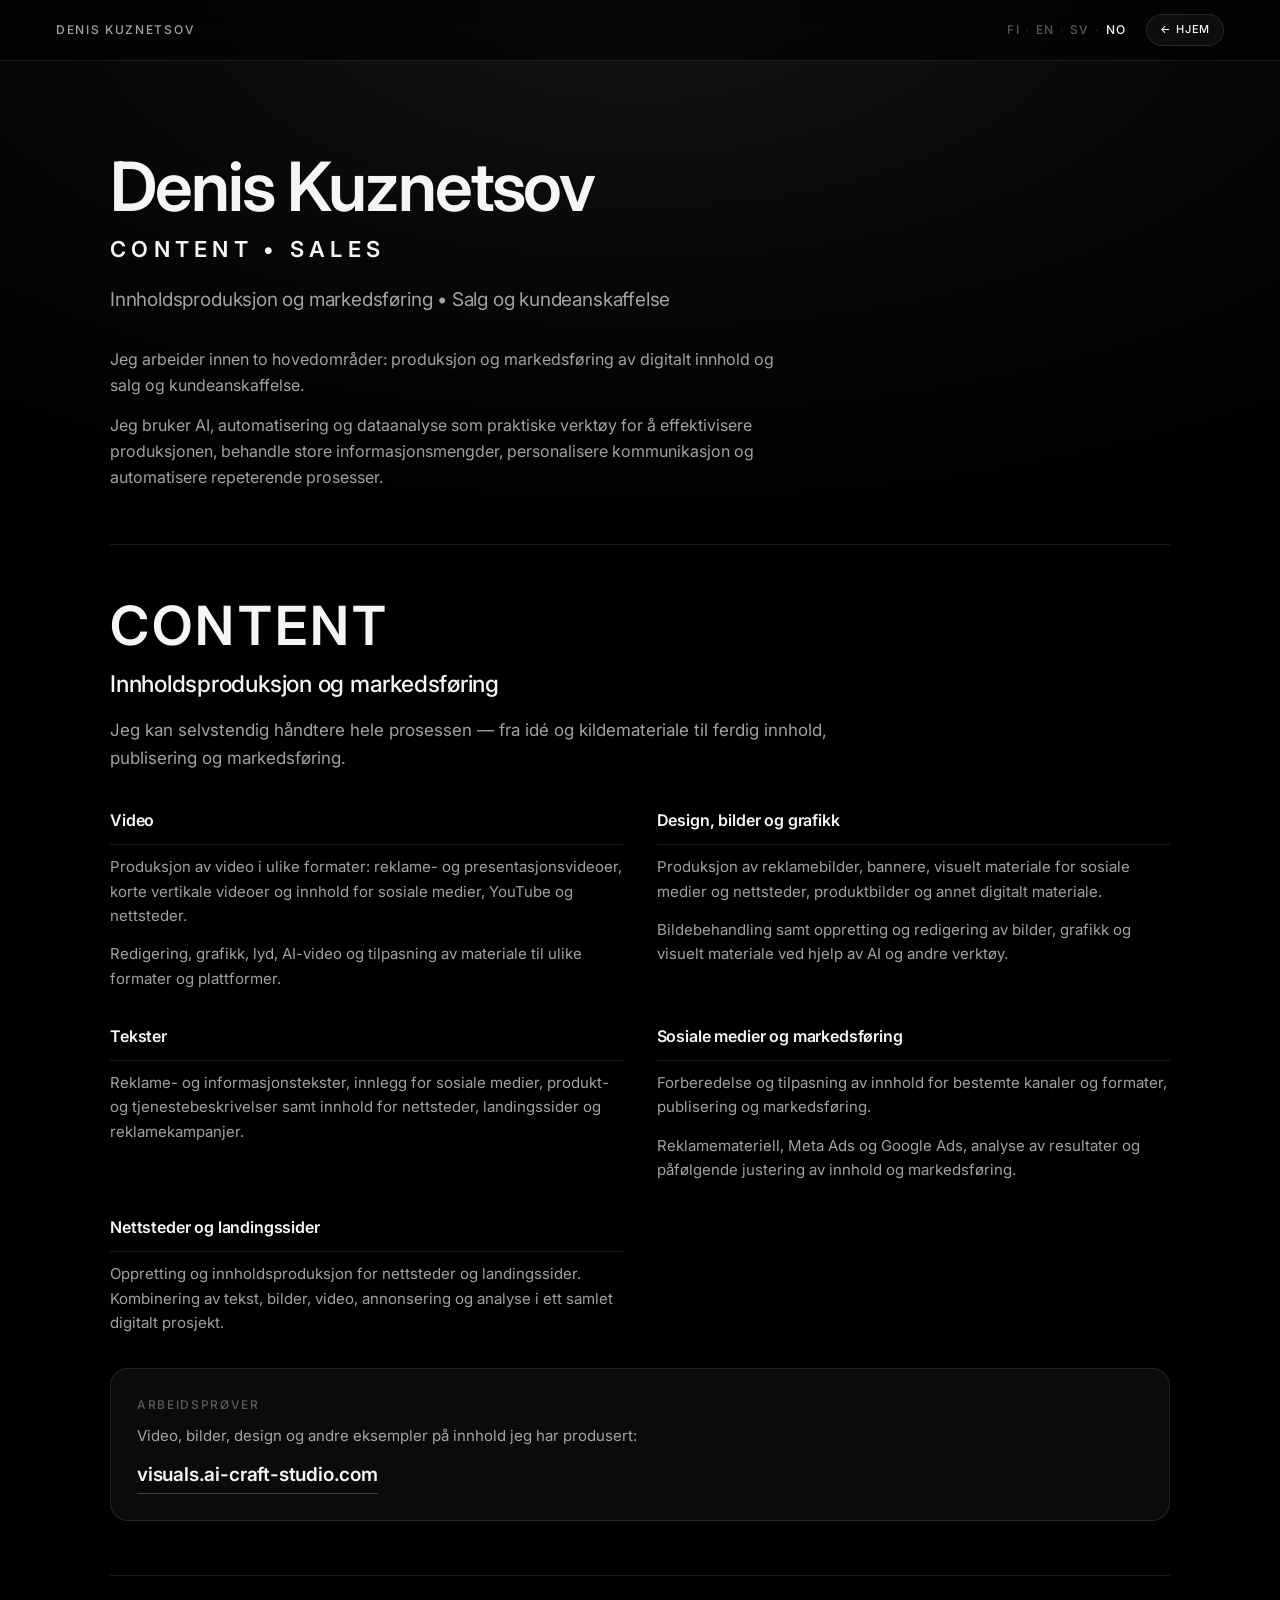
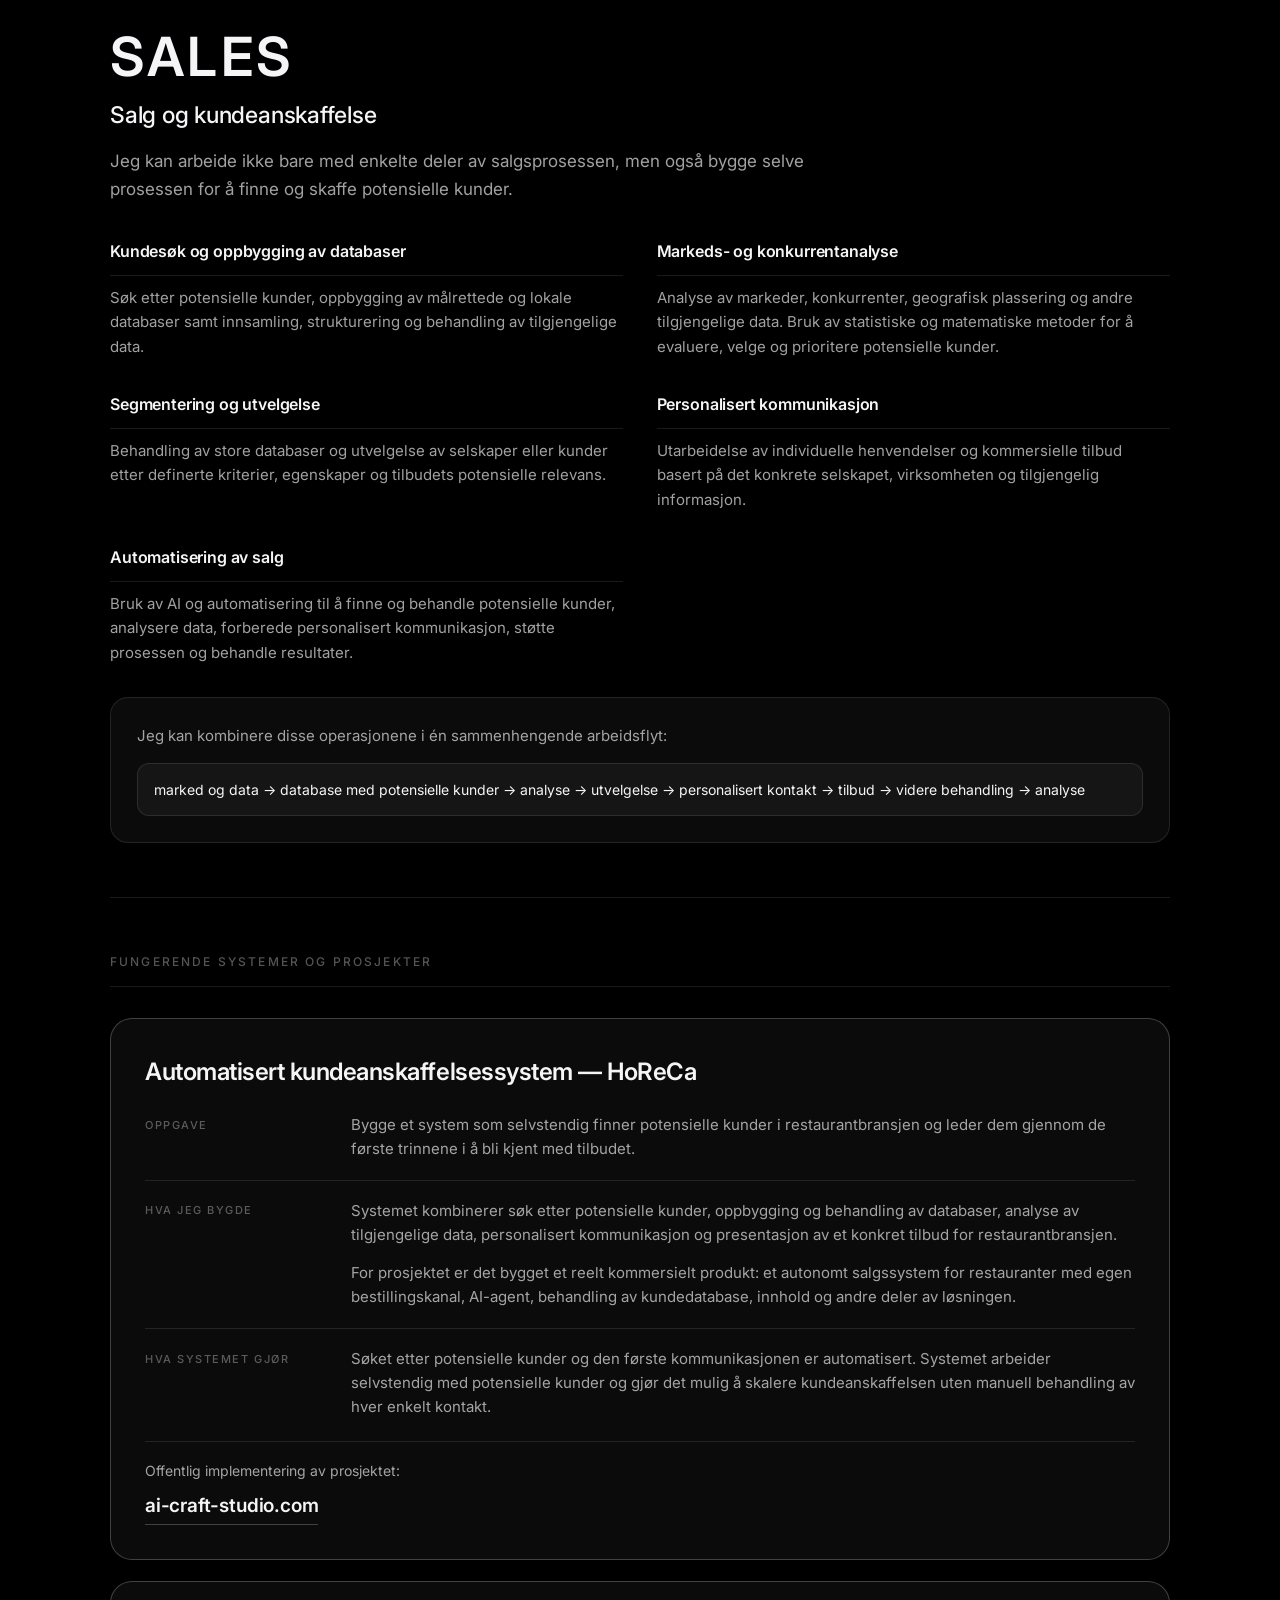
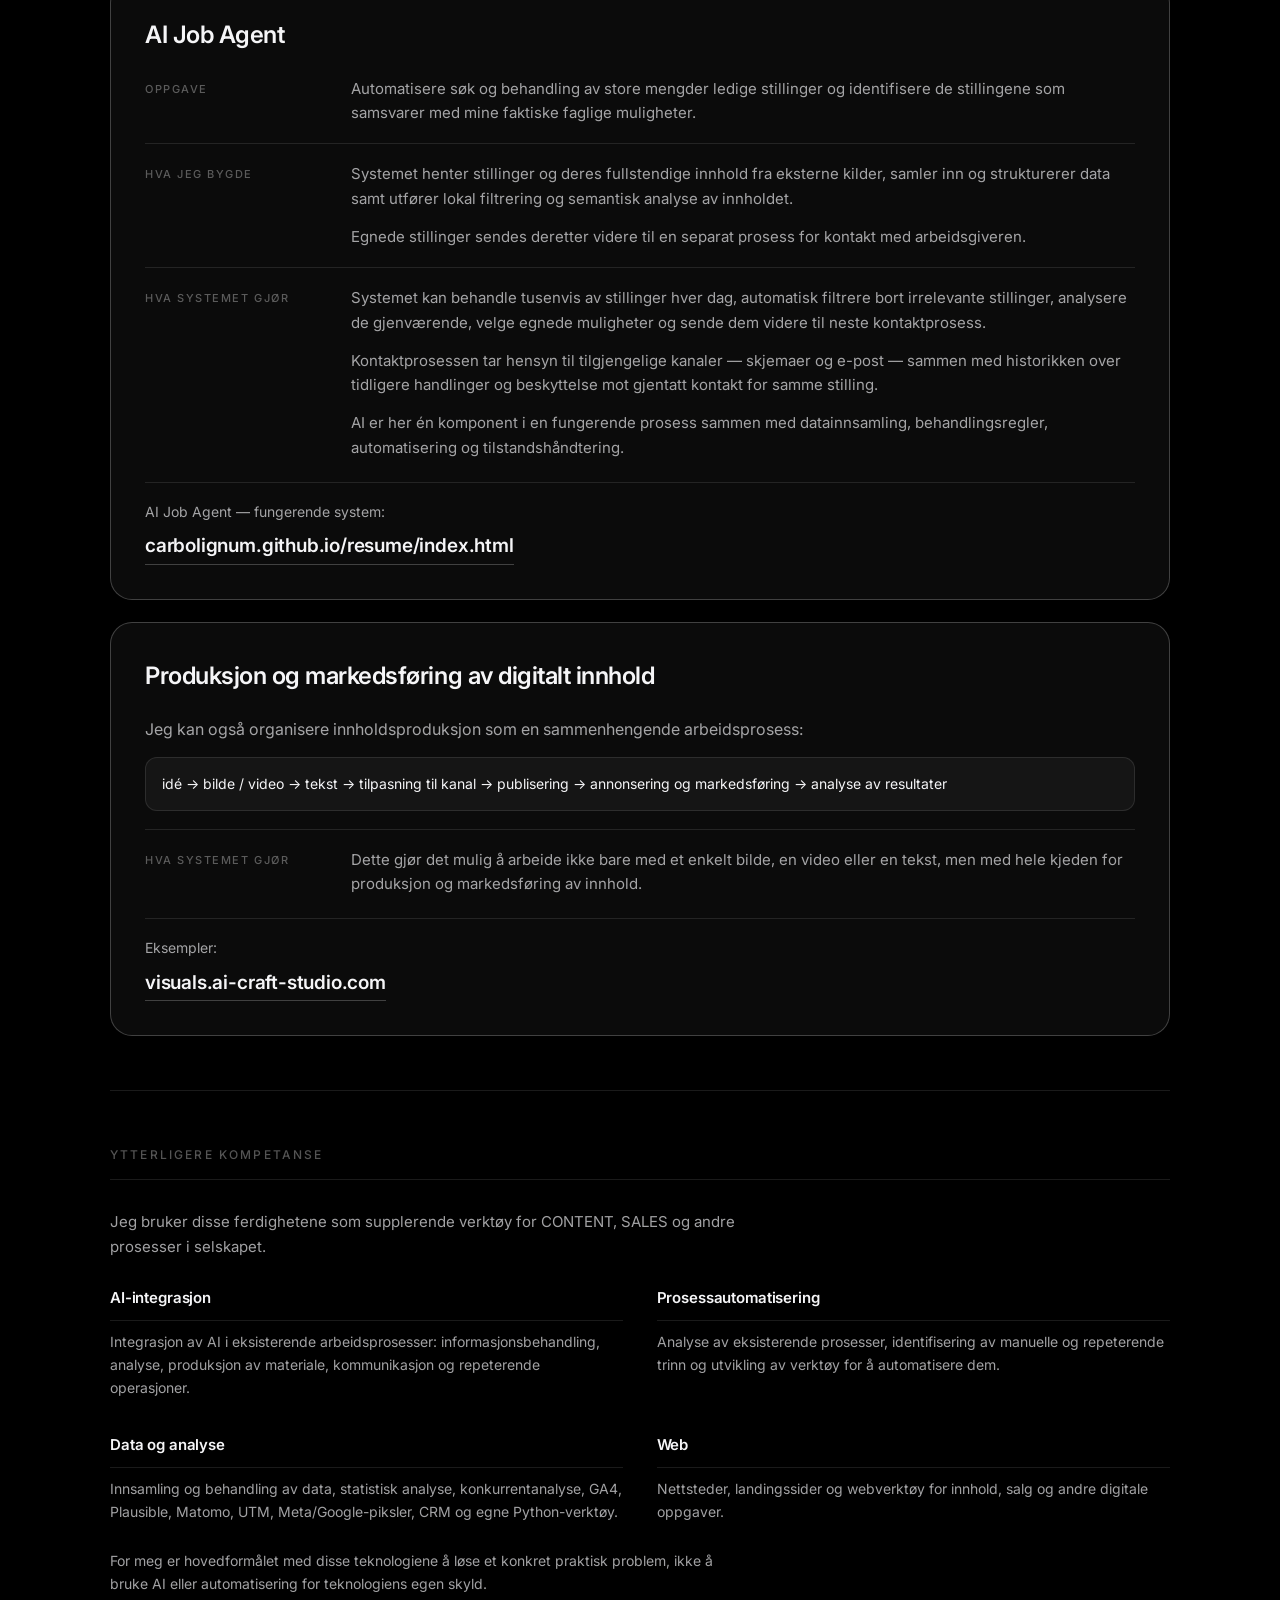
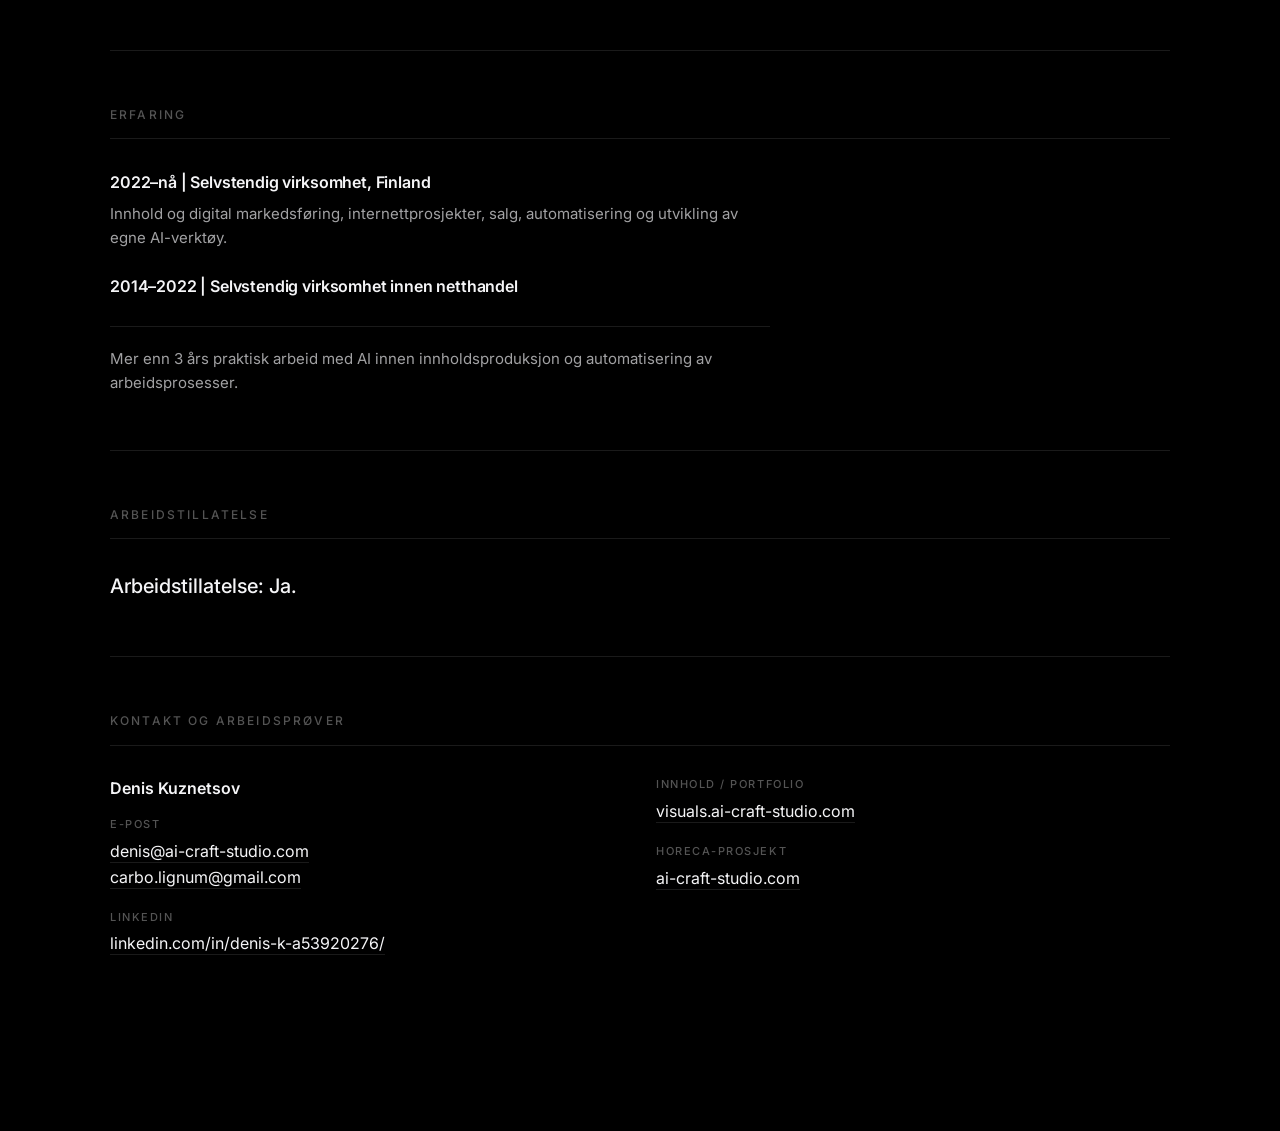
<file: cv-no.html>
<!doctype html>
<html lang="no">
<head>
<meta charset="utf-8">
<meta name="viewport" content="width=device-width, initial-scale=1">
<title>Denis Kuznetsov — CV</title>
<meta name="description" content="Denis Kuznetsov — Innholdsproduksjon og markedsføring • Salg og kundeanskaffelse">
<link rel="canonical" href="https://carbolignum.github.io/resume/cv-no.html">
<link rel="alternate" hreflang="fi" href="https://carbolignum.github.io/resume/cv.html">
<link rel="alternate" hreflang="en" href="https://carbolignum.github.io/resume/cv-en.html">
<link rel="alternate" hreflang="sv" href="https://carbolignum.github.io/resume/cv-sv.html">
<link rel="alternate" hreflang="no" href="https://carbolignum.github.io/resume/cv-no.html">
<link rel="alternate" hreflang="x-default" href="https://carbolignum.github.io/resume/cv-en.html">
<link rel="preconnect" href="https://fonts.googleapis.com">
<link rel="preconnect" href="https://fonts.gstatic.com" crossorigin>
<link rel="stylesheet" href="https://fonts.googleapis.com/css2?family=Inter:wght@400;500;600&display=swap">
<link rel="stylesheet" href="cv.css">
</head>
<body>

<header class="top">
  <div class="who">Denis Kuznetsov</div>
  <div class="right">
    <nav class="lang"><a href="cv.html">FI</a><span>·</span><a href="cv-en.html">EN</a><span>·</span><a href="cv-sv.html">SV</a><span>·</span><a class="on" href="cv-no.html">NO</a></nav>
    <a class="back" href="index-no.html">← Hjem</a>
  </div>
</header>

<main>

  <section class="hero wrap">
    <h1>Denis&nbsp;Kuznetsov</h1>
    <div class="tagline">CONTENT • SALES</div>
    <div class="sub">Innholdsproduksjon og markedsføring • Salg og kundeanskaffelse</div>
    <div class="body">
      <p>Jeg arbeider innen to hovedområder: produksjon og markedsføring av digitalt innhold og salg og kundeanskaffelse.</p>
      <p>Jeg bruker AI, automatisering og dataanalyse som praktiske verktøy for å effektivisere produksjonen, behandle store informasjonsmengder, personalisere kommunikasjon og automatisere repeterende prosesser.</p>
    </div>
  </section>

  <section class="pillar wrap">
    <div class="label">CONTENT</div>
    <div class="title">Innholdsproduksjon og markedsføring</div>
    <p class="lead">Jeg kan selvstendig håndtere hele prosessen — fra idé og kildemateriale til ferdig innhold, publisering og markedsføring.</p>
    <div class="grid">
      <div class="item">
        <h3>Video</h3>
        <p>Produksjon av video i ulike formater: reklame- og presentasjonsvideoer, korte vertikale videoer og innhold for sosiale medier, YouTube og nettsteder.</p>
        <p>Redigering, grafikk, lyd, AI-video og tilpasning av materiale til ulike formater og plattformer.</p>
      </div>
      <div class="item">
        <h3>Design, bilder og grafikk</h3>
        <p>Produksjon av reklamebilder, bannere, visuelt materiale for sosiale medier og nettsteder, produktbilder og annet digitalt materiale.</p>
        <p>Bildebehandling samt oppretting og redigering av bilder, grafikk og visuelt materiale ved hjelp av AI og andre verktøy.</p>
      </div>
      <div class="item">
        <h3>Tekster</h3>
        <p>Reklame- og informasjonstekster, innlegg for sosiale medier, produkt- og tjenestebeskrivelser samt innhold for nettsteder, landingssider og reklamekampanjer.</p>
      </div>
      <div class="item">
        <h3>Sosiale medier og markedsføring</h3>
        <p>Forberedelse og tilpasning av innhold for bestemte kanaler og formater, publisering og markedsføring.</p>
        <p>Reklamemateriell, Meta Ads og Google Ads, analyse av resultater og påfølgende justering av innhold og markedsføring.</p>
      </div>
      <div class="item">
        <h3>Nettsteder og landingssider</h3>
        <p>Oppretting og innholdsproduksjon for nettsteder og landingssider. Kombinering av tekst, bilder, video, annonsering og analyse i ett samlet digitalt prosjekt.</p>
      </div>
    </div>
    <div class="cta">
      <h4>Arbeidsprøver</h4>
      <p>Video, bilder, design og andre eksempler på innhold jeg har produsert:</p>
      <a class="linkbig" href="https://visuals.ai-craft-studio.com/index.html" target="_blank" rel="noopener">visuals.ai-craft-studio.com</a>
    </div>
  </section>

  <section class="pillar wrap">
    <div class="label">SALES</div>
    <div class="title">Salg og kundeanskaffelse</div>
    <p class="lead">Jeg kan arbeide ikke bare med enkelte deler av salgsprosessen, men også bygge selve prosessen for å finne og skaffe potensielle kunder.</p>
    <div class="grid">
      <div class="item">
        <h3>Kundesøk og oppbygging av databaser</h3>
        <p>Søk etter potensielle kunder, oppbygging av målrettede og lokale databaser samt innsamling, strukturering og behandling av tilgjengelige data.</p>
      </div>
      <div class="item">
        <h3>Markeds- og konkurrentanalyse</h3>
        <p>Analyse av markeder, konkurrenter, geografisk plassering og andre tilgjengelige data. Bruk av statistiske og matematiske metoder for å evaluere, velge og prioritere potensielle kunder.</p>
      </div>
      <div class="item">
        <h3>Segmentering og utvelgelse</h3>
        <p>Behandling av store databaser og utvelgelse av selskaper eller kunder etter definerte kriterier, egenskaper og tilbudets potensielle relevans.</p>
      </div>
      <div class="item">
        <h3>Personalisert kommunikasjon</h3>
        <p>Utarbeidelse av individuelle henvendelser og kommersielle tilbud basert på det konkrete selskapet, virksomheten og tilgjengelig informasjon.</p>
      </div>
      <div class="item">
        <h3>Automatisering av salg</h3>
        <p>Bruk av AI og automatisering til å finne og behandle potensielle kunder, analysere data, forberede personalisert kommunikasjon, støtte prosessen og behandle resultater.</p>
      </div>
    </div>
    <div class="cta">
      <p>Jeg kan kombinere disse operasjonene i én sammenhengende arbeidsflyt:</p>
      <div class="chain">marked og data → database med potensielle kunder → analyse → utvelgelse → personalisert kontakt → tilbud → videre behandling → analyse</div>
    </div>
  </section>

  <section class="section wrap">
    <h2>FUNGERENDE SYSTEMER OG PROSJEKTER</h2>

    <div class="case">
      <h3>Automatisert kundeanskaffelsessystem — HoReCa</h3>
      <div class="row"><div class="k">Oppgave</div><div class="v"><p>Bygge et system som selvstendig finner potensielle kunder i restaurantbransjen og leder dem gjennom de første trinnene i å bli kjent med tilbudet.</p></div></div>
      <div class="row"><div class="k">Hva jeg bygde</div><div class="v"><p>Systemet kombinerer søk etter potensielle kunder, oppbygging og behandling av databaser, analyse av tilgjengelige data, personalisert kommunikasjon og presentasjon av et konkret tilbud for restaurantbransjen.</p>
        <p>For prosjektet er det bygget et reelt kommersielt produkt: et autonomt salgssystem for restauranter med egen bestillingskanal, AI-agent, behandling av kundedatabase, innhold og andre deler av løsningen.</p></div></div>
      <div class="row"><div class="k">Hva systemet gjør</div><div class="v"><p>Søket etter potensielle kunder og den første kommunikasjonen er automatisert. Systemet arbeider selvstendig med potensielle kunder og gjør det mulig å skalere kundeanskaffelsen uten manuell behandling av hver enkelt kontakt.</p></div></div>
      <div class="caselink">
        <p>Offentlig implementering av prosjektet:</p>
        <a class="linkbig" href="https://ai-craft-studio.com/index.html" target="_blank" rel="noopener">ai-craft-studio.com</a>
      </div>
    </div>

    <div class="case">
      <h3>AI Job Agent</h3>
      <div class="row"><div class="k">Oppgave</div><div class="v"><p>Automatisere søk og behandling av store mengder ledige stillinger og identifisere de stillingene som samsvarer med mine faktiske faglige muligheter.</p></div></div>
      <div class="row"><div class="k">Hva jeg bygde</div><div class="v"><p>Systemet henter stillinger og deres fullstendige innhold fra eksterne kilder, samler inn og strukturerer data samt utfører lokal filtrering og semantisk analyse av innholdet.</p>
        <p>Egnede stillinger sendes deretter videre til en separat prosess for kontakt med arbeidsgiveren.</p></div></div>
      <div class="row"><div class="k">Hva systemet gjør</div><div class="v"><p>Systemet kan behandle tusenvis av stillinger hver dag, automatisk filtrere bort irrelevante stillinger, analysere de gjenværende, velge egnede muligheter og sende dem videre til neste kontaktprosess.</p>
        <p>Kontaktprosessen tar hensyn til tilgjengelige kanaler — skjemaer og e-post — sammen med historikken over tidligere handlinger og beskyttelse mot gjentatt kontakt for samme stilling.</p>
        <p>AI er her én komponent i en fungerende prosess sammen med datainnsamling, behandlingsregler, automatisering og tilstandshåndtering.</p></div></div>
      <div class="caselink">
        <p>AI Job Agent — fungerende system:</p>
        <a class="linkbig" href="https://carbolignum.github.io/resume/index.html" target="_blank" rel="noopener">carbolignum.github.io/resume/index.html</a>
      </div>
    </div>

    <div class="case">
      <h3>Produksjon og markedsføring av digitalt innhold</h3>
      <p>Jeg kan også organisere innholdsproduksjon som en sammenhengende arbeidsprosess:</p>
      <div class="chain">idé → bilde / video → tekst → tilpasning til kanal → publisering → annonsering og markedsføring → analyse av resultater</div>
      <div class="row" style="margin-top:18px"><div class="k">Hva systemet gjør</div><div class="v"><p>Dette gjør det mulig å arbeide ikke bare med et enkelt bilde, en video eller en tekst, men med hele kjeden for produksjon og markedsføring av innhold.</p></div></div>
      <div class="caselink">
        <p>Eksempler:</p>
        <a class="linkbig" href="https://visuals.ai-craft-studio.com/index.html" target="_blank" rel="noopener">visuals.ai-craft-studio.com</a>
      </div>
    </div>
  </section>

  <section class="section minor wrap">
    <h2>YTTERLIGERE KOMPETANSE</h2>
    <p class="intro">Jeg bruker disse ferdighetene som supplerende verktøy for CONTENT, SALES og andre prosesser i selskapet.</p>
    <div class="grid">
      <div class="item">
        <h3>AI-integrasjon</h3>
        <p>Integrasjon av AI i eksisterende arbeidsprosesser: informasjonsbehandling, analyse, produksjon av materiale, kommunikasjon og repeterende operasjoner.</p>
      </div>
      <div class="item">
        <h3>Prosessautomatisering</h3>
        <p>Analyse av eksisterende prosesser, identifisering av manuelle og repeterende trinn og utvikling av verktøy for å automatisere dem.</p>
      </div>
      <div class="item">
        <h3>Data og analyse</h3>
        <p>Innsamling og behandling av data, statistisk analyse, konkurrentanalyse, GA4, Plausible, Matomo, UTM, Meta/Google-piksler, CRM og egne Python-verktøy.</p>
      </div>
      <div class="item">
        <h3>Web</h3>
        <p>Nettsteder, landingssider og webverktøy for innhold, salg og andre digitale oppgaver.</p>
      </div>
    </div>
    <p class="note">For meg er hovedformålet med disse teknologiene å løse et konkret praktisk problem, ikke å bruke AI eller automatisering for teknologiens egen skyld.</p>
  </section>

  <section class="section wrap">
    <h2>ERFARING</h2>
    <div class="job">
      <h3>2022–nå | Selvstendig virksomhet, Finland</h3>
      <p>Innhold og digital markedsføring, internettprosjekter, salg, automatisering og utvikling av egne AI-verktøy.</p>
    </div>
    <div class="job">
      <h3>2014–2022 | Selvstendig virksomhet innen netthandel</h3>
    </div>
    <p class="expnote">Mer enn 3 års praktisk arbeid med AI innen innholdsproduksjon og automatisering av arbeidsprosesser.</p>
  </section>

  <section class="section permit wrap">
    <h2>ARBEIDSTILLATELSE</h2>
    <p>Arbeidstillatelse: Ja.</p>
  </section>

  <section class="section wrap">
    <h2>KONTAKT OG ARBEIDSPRØVER</h2>
    <div class="contacts">
      <div>
        <div class="who">Denis Kuznetsov</div>
        <div class="c">
          <div class="k">E-post</div>
          <div><a href="mailto:denis@ai-craft-studio.com">denis@ai-craft-studio.com</a></div>
          <div><a href="mailto:carbo.lignum@gmail.com">carbo.lignum@gmail.com</a></div>
        </div>
        <div class="c">
          <div class="k">LinkedIn</div>
          <div><a href="https://www.linkedin.com/in/denis-k-a53920276/" target="_blank" rel="noopener">linkedin.com/in/denis-k-a53920276/</a></div>
        </div>
      </div>
      <div>
        <div class="c">
          <div class="k">Innhold / Portfolio</div>
          <div><a href="https://visuals.ai-craft-studio.com/index.html" target="_blank" rel="noopener">visuals.ai-craft-studio.com</a></div>
        </div>
        <div class="c">
          <div class="k">HoReCa-prosjekt</div>
          <div><a href="https://ai-craft-studio.com/index.html" target="_blank" rel="noopener">ai-craft-studio.com</a></div>
        </div>
      </div>
    </div>
  </section>

</main>

</body>
</html>
</file>
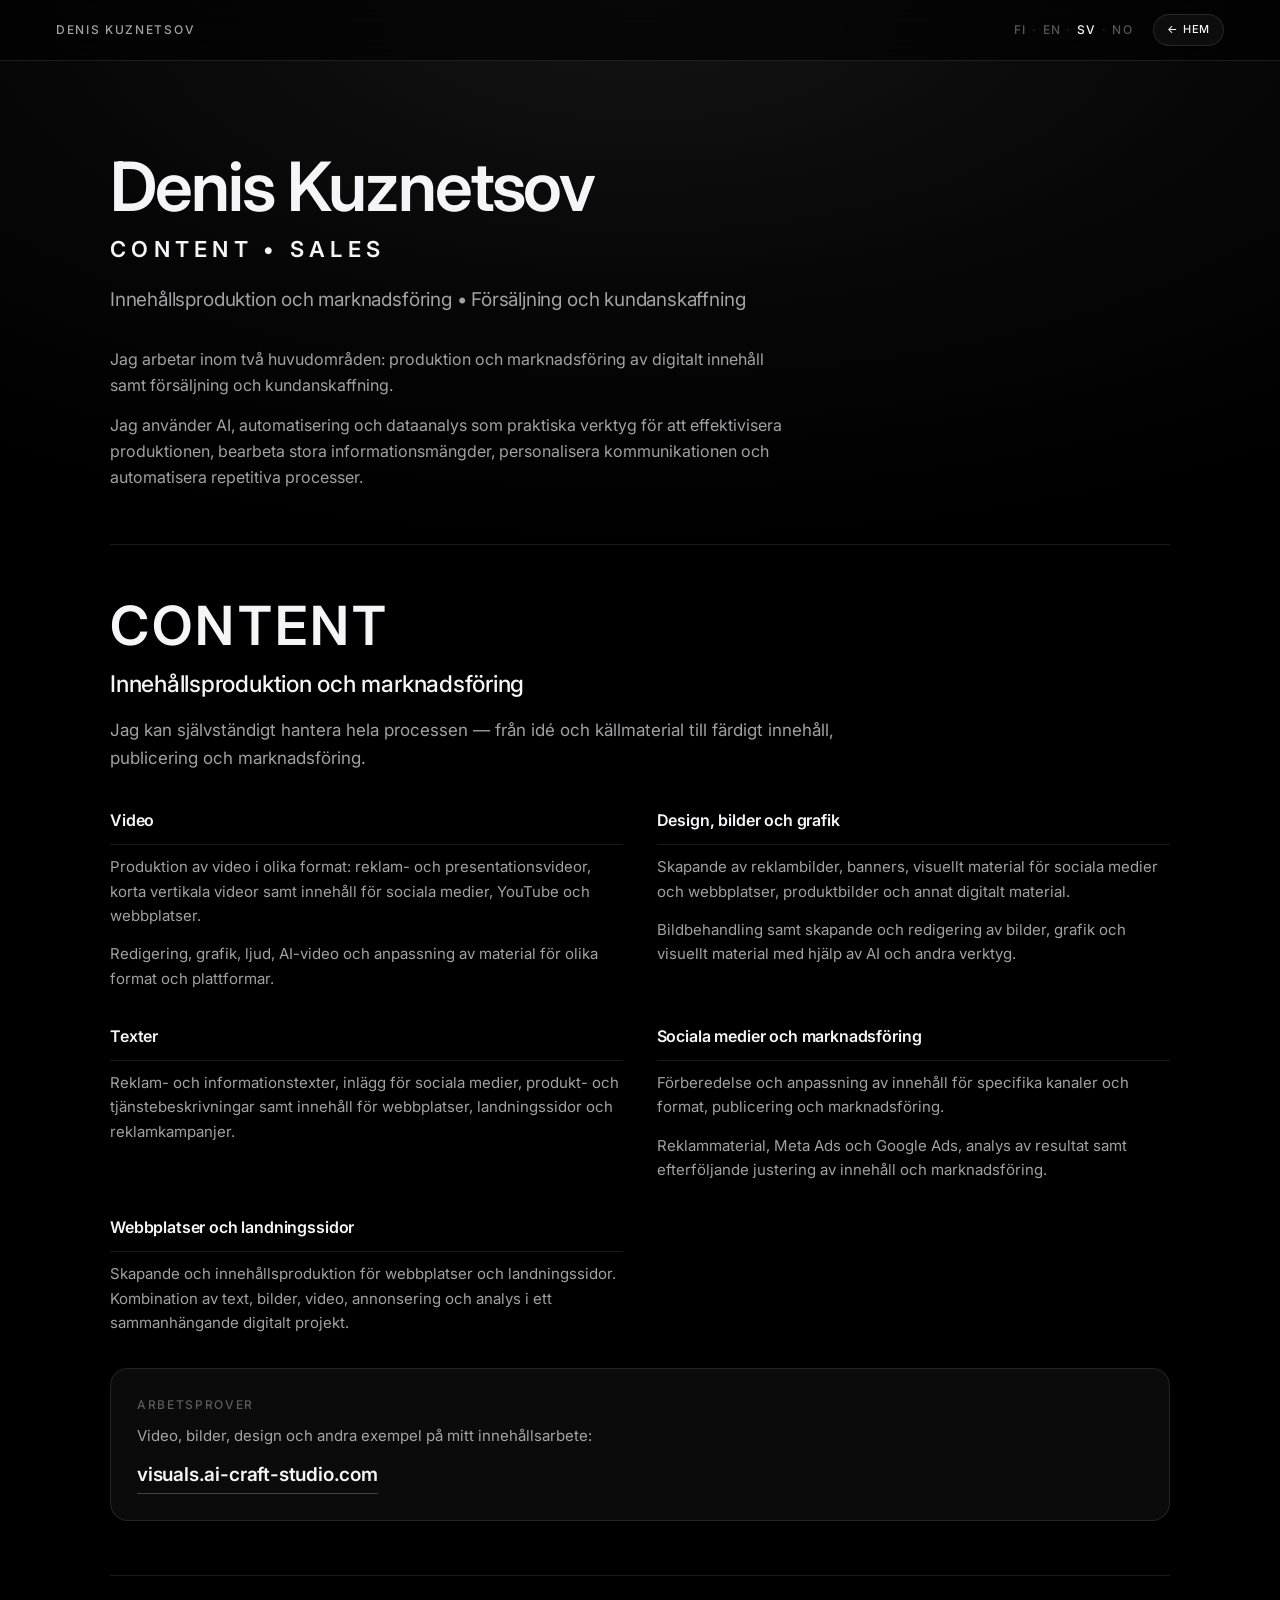
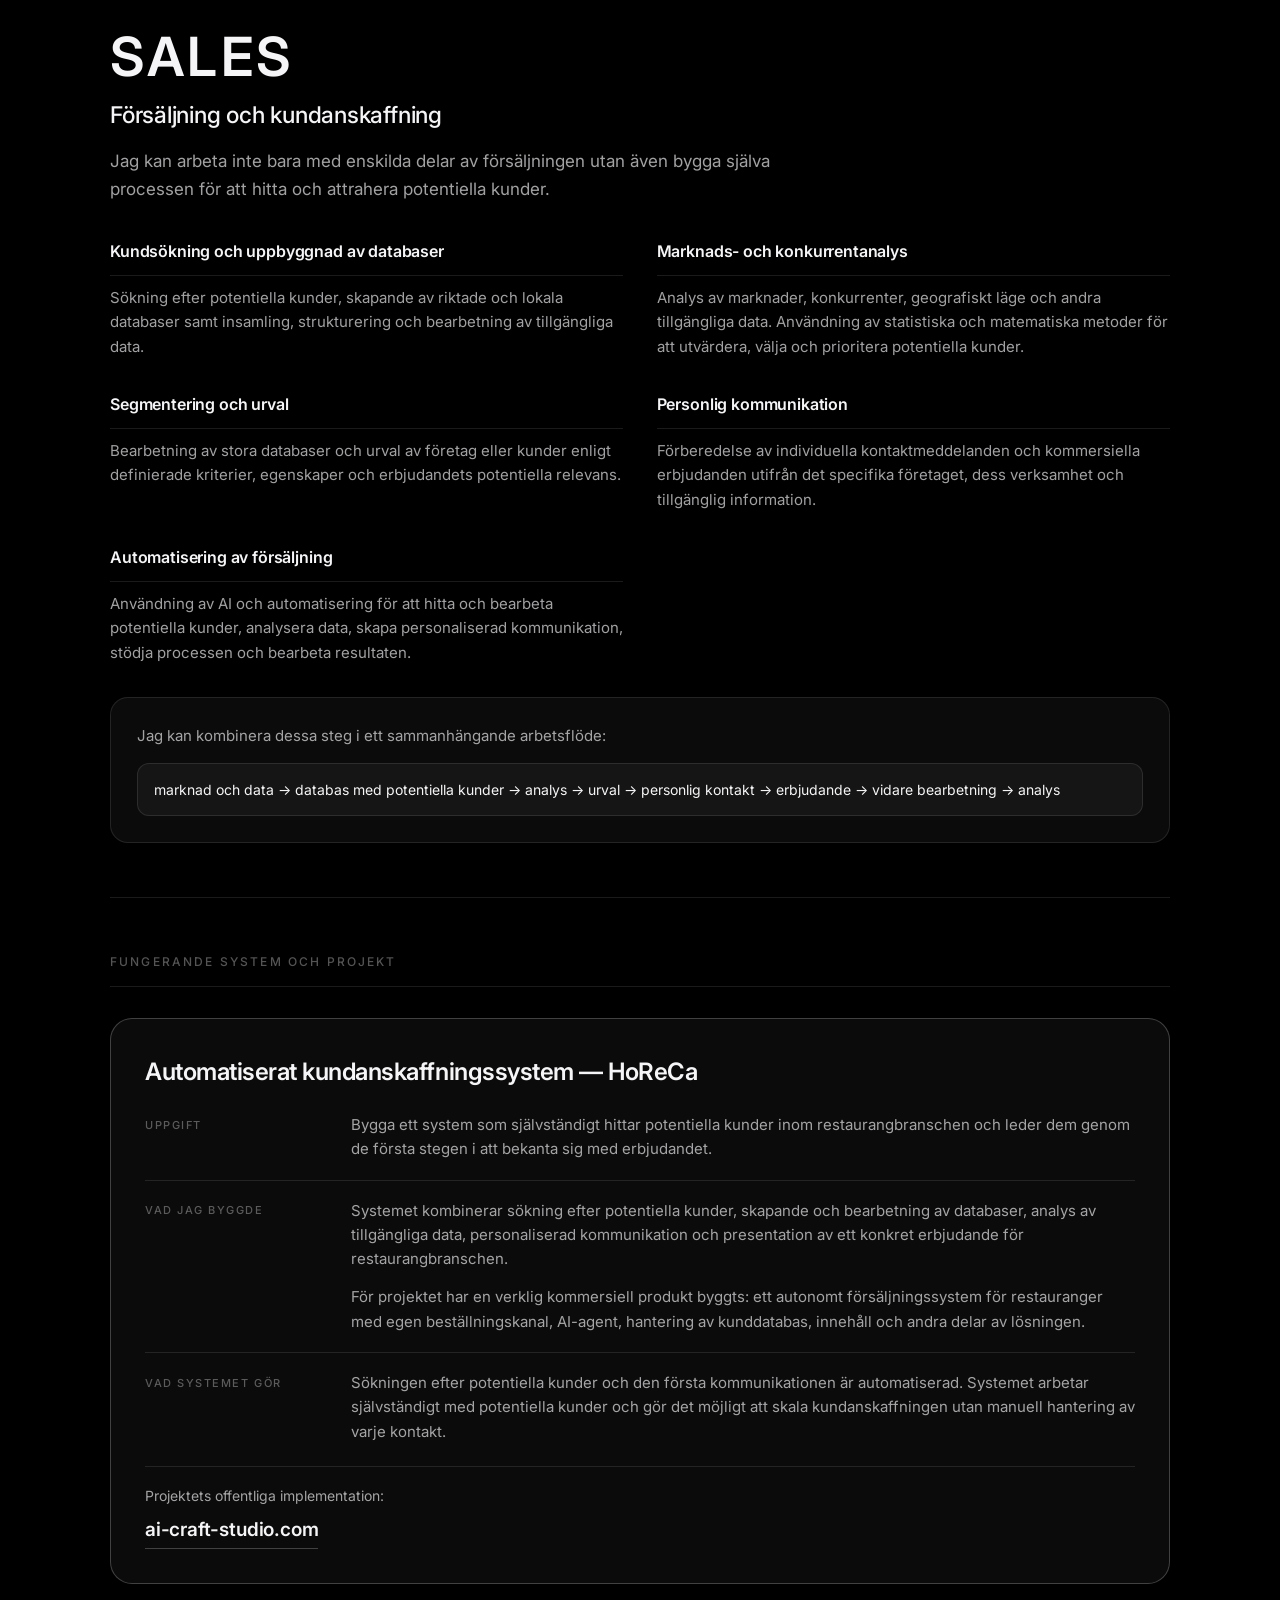
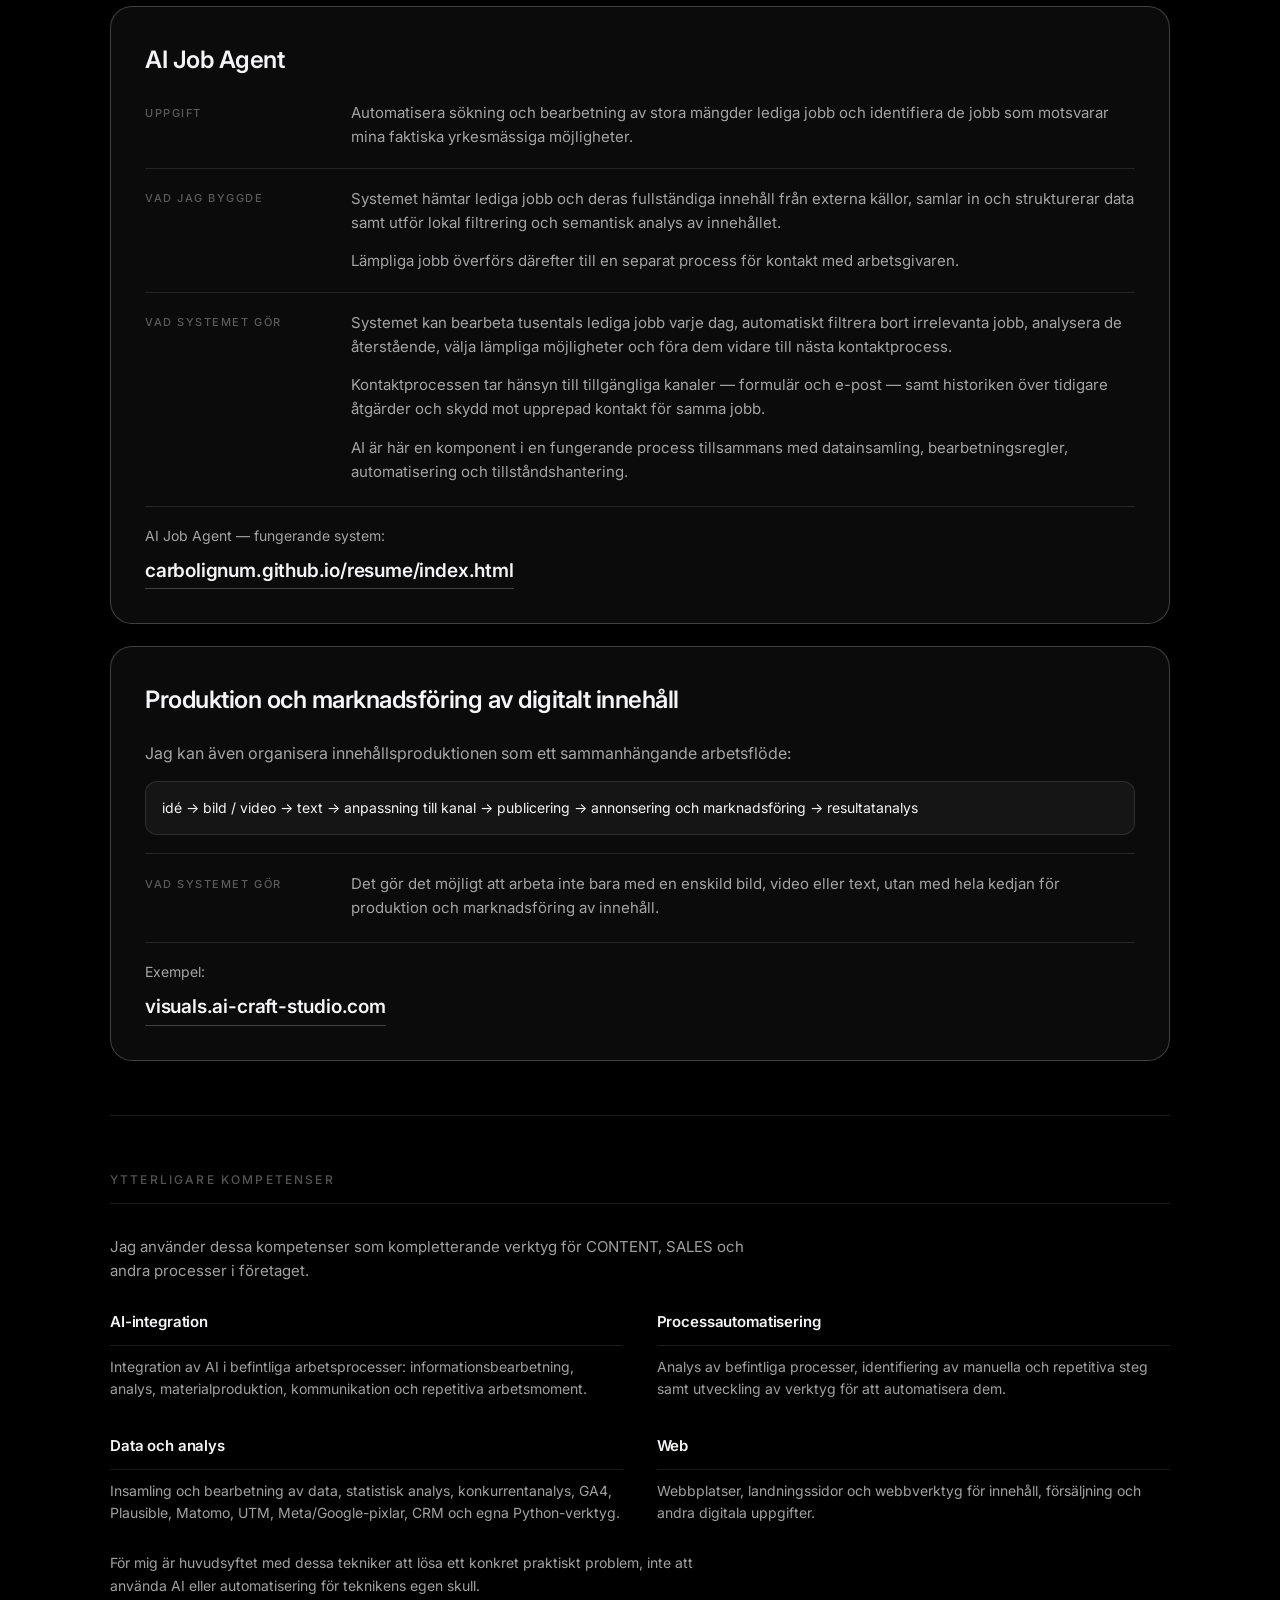
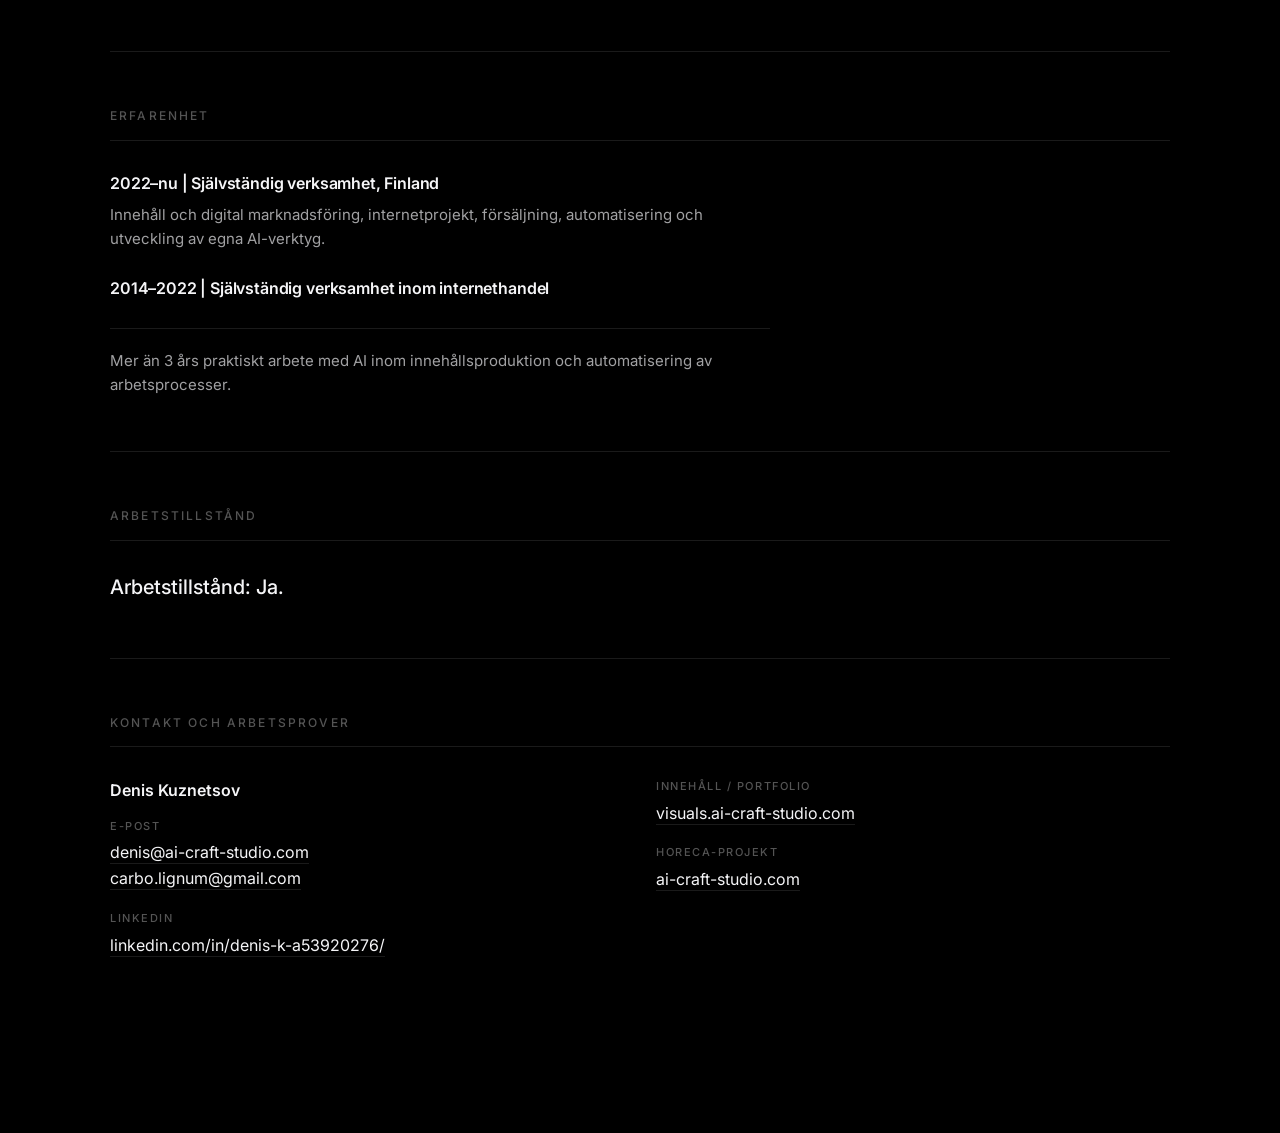
<file: cv-sv.html>
<!doctype html>
<html lang="sv">
<head>
<meta charset="utf-8">
<meta name="viewport" content="width=device-width, initial-scale=1">
<title>Denis Kuznetsov — CV</title>
<meta name="description" content="Denis Kuznetsov — Innehållsproduktion och marknadsföring • Försäljning och kundanskaffning">
<link rel="canonical" href="https://carbolignum.github.io/resume/cv-sv.html">
<link rel="alternate" hreflang="fi" href="https://carbolignum.github.io/resume/cv.html">
<link rel="alternate" hreflang="en" href="https://carbolignum.github.io/resume/cv-en.html">
<link rel="alternate" hreflang="sv" href="https://carbolignum.github.io/resume/cv-sv.html">
<link rel="alternate" hreflang="no" href="https://carbolignum.github.io/resume/cv-no.html">
<link rel="alternate" hreflang="x-default" href="https://carbolignum.github.io/resume/cv-en.html">
<link rel="preconnect" href="https://fonts.googleapis.com">
<link rel="preconnect" href="https://fonts.gstatic.com" crossorigin>
<link rel="stylesheet" href="https://fonts.googleapis.com/css2?family=Inter:wght@400;500;600&display=swap">
<link rel="stylesheet" href="cv.css">
</head>
<body>

<header class="top">
  <div class="who">Denis Kuznetsov</div>
  <div class="right">
    <nav class="lang"><a href="cv.html">FI</a><span>·</span><a href="cv-en.html">EN</a><span>·</span><a class="on" href="cv-sv.html">SV</a><span>·</span><a href="cv-no.html">NO</a></nav>
    <a class="back" href="index-sv.html">← Hem</a>
  </div>
</header>

<main>

  <section class="hero wrap">
    <h1>Denis&nbsp;Kuznetsov</h1>
    <div class="tagline">CONTENT • SALES</div>
    <div class="sub">Innehållsproduktion och marknadsföring • Försäljning och kundanskaffning</div>
    <div class="body">
      <p>Jag arbetar inom två huvudområden: produktion och marknadsföring av digitalt innehåll samt försäljning och kundanskaffning.</p>
      <p>Jag använder AI, automatisering och dataanalys som praktiska verktyg för att effektivisera produktionen, bearbeta stora informationsmängder, personalisera kommunikationen och automatisera repetitiva processer.</p>
    </div>
  </section>

  <section class="pillar wrap">
    <div class="label">CONTENT</div>
    <div class="title">Innehållsproduktion och marknadsföring</div>
    <p class="lead">Jag kan självständigt hantera hela processen — från idé och källmaterial till färdigt innehåll, publicering och marknadsföring.</p>
    <div class="grid">
      <div class="item">
        <h3>Video</h3>
        <p>Produktion av video i olika format: reklam- och presentationsvideor, korta vertikala videor samt innehåll för sociala medier, YouTube och webbplatser.</p>
        <p>Redigering, grafik, ljud, AI-video och anpassning av material för olika format och plattformar.</p>
      </div>
      <div class="item">
        <h3>Design, bilder och grafik</h3>
        <p>Skapande av reklambilder, banners, visuellt material för sociala medier och webbplatser, produktbilder och annat digitalt material.</p>
        <p>Bildbehandling samt skapande och redigering av bilder, grafik och visuellt material med hjälp av AI och andra verktyg.</p>
      </div>
      <div class="item">
        <h3>Texter</h3>
        <p>Reklam- och informationstexter, inlägg för sociala medier, produkt- och tjänstebeskrivningar samt innehåll för webbplatser, landningssidor och reklamkampanjer.</p>
      </div>
      <div class="item">
        <h3>Sociala medier och marknadsföring</h3>
        <p>Förberedelse och anpassning av innehåll för specifika kanaler och format, publicering och marknadsföring.</p>
        <p>Reklammaterial, Meta Ads och Google Ads, analys av resultat samt efterföljande justering av innehåll och marknadsföring.</p>
      </div>
      <div class="item">
        <h3>Webbplatser och landningssidor</h3>
        <p>Skapande och innehållsproduktion för webbplatser och landningssidor. Kombination av text, bilder, video, annonsering och analys i ett sammanhängande digitalt projekt.</p>
      </div>
    </div>
    <div class="cta">
      <h4>Arbetsprover</h4>
      <p>Video, bilder, design och andra exempel på mitt innehållsarbete:</p>
      <a class="linkbig" href="https://visuals.ai-craft-studio.com/index.html" target="_blank" rel="noopener">visuals.ai-craft-studio.com</a>
    </div>
  </section>

  <section class="pillar wrap">
    <div class="label">SALES</div>
    <div class="title">Försäljning och kundanskaffning</div>
    <p class="lead">Jag kan arbeta inte bara med enskilda delar av försäljningen utan även bygga själva processen för att hitta och attrahera potentiella kunder.</p>
    <div class="grid">
      <div class="item">
        <h3>Kundsökning och uppbyggnad av databaser</h3>
        <p>Sökning efter potentiella kunder, skapande av riktade och lokala databaser samt insamling, strukturering och bearbetning av tillgängliga data.</p>
      </div>
      <div class="item">
        <h3>Marknads- och konkurrentanalys</h3>
        <p>Analys av marknader, konkurrenter, geografiskt läge och andra tillgängliga data. Användning av statistiska och matematiska metoder för att utvärdera, välja och prioritera potentiella kunder.</p>
      </div>
      <div class="item">
        <h3>Segmentering och urval</h3>
        <p>Bearbetning av stora databaser och urval av företag eller kunder enligt definierade kriterier, egenskaper och erbjudandets potentiella relevans.</p>
      </div>
      <div class="item">
        <h3>Personlig kommunikation</h3>
        <p>Förberedelse av individuella kontaktmeddelanden och kommersiella erbjudanden utifrån det specifika företaget, dess verksamhet och tillgänglig information.</p>
      </div>
      <div class="item">
        <h3>Automatisering av försäljning</h3>
        <p>Användning av AI och automatisering för att hitta och bearbeta potentiella kunder, analysera data, skapa personaliserad kommunikation, stödja processen och bearbeta resultaten.</p>
      </div>
    </div>
    <div class="cta">
      <p>Jag kan kombinera dessa steg i ett sammanhängande arbetsflöde:</p>
      <div class="chain">marknad och data → databas med potentiella kunder → analys → urval → personlig kontakt → erbjudande → vidare bearbetning → analys</div>
    </div>
  </section>

  <section class="section wrap">
    <h2>FUNGERANDE SYSTEM OCH PROJEKT</h2>

    <div class="case">
      <h3>Automatiserat kundanskaffningssystem — HoReCa</h3>
      <div class="row"><div class="k">Uppgift</div><div class="v"><p>Bygga ett system som självständigt hittar potentiella kunder inom restaurangbranschen och leder dem genom de första stegen i att bekanta sig med erbjudandet.</p></div></div>
      <div class="row"><div class="k">Vad jag byggde</div><div class="v"><p>Systemet kombinerar sökning efter potentiella kunder, skapande och bearbetning av databaser, analys av tillgängliga data, personaliserad kommunikation och presentation av ett konkret erbjudande för restaurangbranschen.</p>
        <p>För projektet har en verklig kommersiell produkt byggts: ett autonomt försäljningssystem för restauranger med egen beställningskanal, AI-agent, hantering av kunddatabas, innehåll och andra delar av lösningen.</p></div></div>
      <div class="row"><div class="k">Vad systemet gör</div><div class="v"><p>Sökningen efter potentiella kunder och den första kommunikationen är automatiserad. Systemet arbetar självständigt med potentiella kunder och gör det möjligt att skala kundanskaffningen utan manuell hantering av varje kontakt.</p></div></div>
      <div class="caselink">
        <p>Projektets offentliga implementation:</p>
        <a class="linkbig" href="https://ai-craft-studio.com/index.html" target="_blank" rel="noopener">ai-craft-studio.com</a>
      </div>
    </div>

    <div class="case">
      <h3>AI Job Agent</h3>
      <div class="row"><div class="k">Uppgift</div><div class="v"><p>Automatisera sökning och bearbetning av stora mängder lediga jobb och identifiera de jobb som motsvarar mina faktiska yrkesmässiga möjligheter.</p></div></div>
      <div class="row"><div class="k">Vad jag byggde</div><div class="v"><p>Systemet hämtar lediga jobb och deras fullständiga innehåll från externa källor, samlar in och strukturerar data samt utför lokal filtrering och semantisk analys av innehållet.</p>
        <p>Lämpliga jobb överförs därefter till en separat process för kontakt med arbetsgivaren.</p></div></div>
      <div class="row"><div class="k">Vad systemet gör</div><div class="v"><p>Systemet kan bearbeta tusentals lediga jobb varje dag, automatiskt filtrera bort irrelevanta jobb, analysera de återstående, välja lämpliga möjligheter och föra dem vidare till nästa kontaktprocess.</p>
        <p>Kontaktprocessen tar hänsyn till tillgängliga kanaler — formulär och e-post — samt historiken över tidigare åtgärder och skydd mot upprepad kontakt för samma jobb.</p>
        <p>AI är här en komponent i en fungerande process tillsammans med datainsamling, bearbetningsregler, automatisering och tillståndshantering.</p></div></div>
      <div class="caselink">
        <p>AI Job Agent — fungerande system:</p>
        <a class="linkbig" href="https://carbolignum.github.io/resume/index.html" target="_blank" rel="noopener">carbolignum.github.io/resume/index.html</a>
      </div>
    </div>

    <div class="case">
      <h3>Produktion och marknadsföring av digitalt innehåll</h3>
      <p>Jag kan även organisera innehållsproduktionen som ett sammanhängande arbetsflöde:</p>
      <div class="chain">idé → bild / video → text → anpassning till kanal → publicering → annonsering och marknadsföring → resultatanalys</div>
      <div class="row" style="margin-top:18px"><div class="k">Vad systemet gör</div><div class="v"><p>Det gör det möjligt att arbeta inte bara med en enskild bild, video eller text, utan med hela kedjan för produktion och marknadsföring av innehåll.</p></div></div>
      <div class="caselink">
        <p>Exempel:</p>
        <a class="linkbig" href="https://visuals.ai-craft-studio.com/index.html" target="_blank" rel="noopener">visuals.ai-craft-studio.com</a>
      </div>
    </div>
  </section>

  <section class="section minor wrap">
    <h2>YTTERLIGARE KOMPETENSER</h2>
    <p class="intro">Jag använder dessa kompetenser som kompletterande verktyg för CONTENT, SALES och andra processer i företaget.</p>
    <div class="grid">
      <div class="item">
        <h3>AI-integration</h3>
        <p>Integration av AI i befintliga arbetsprocesser: informationsbearbetning, analys, materialproduktion, kommunikation och repetitiva arbetsmoment.</p>
      </div>
      <div class="item">
        <h3>Processautomatisering</h3>
        <p>Analys av befintliga processer, identifiering av manuella och repetitiva steg samt utveckling av verktyg för att automatisera dem.</p>
      </div>
      <div class="item">
        <h3>Data och analys</h3>
        <p>Insamling och bearbetning av data, statistisk analys, konkurrentanalys, GA4, Plausible, Matomo, UTM, Meta/Google-pixlar, CRM och egna Python-verktyg.</p>
      </div>
      <div class="item">
        <h3>Web</h3>
        <p>Webbplatser, landningssidor och webbverktyg för innehåll, försäljning och andra digitala uppgifter.</p>
      </div>
    </div>
    <p class="note">För mig är huvudsyftet med dessa tekniker att lösa ett konkret praktiskt problem, inte att använda AI eller automatisering för teknikens egen skull.</p>
  </section>

  <section class="section wrap">
    <h2>ERFARENHET</h2>
    <div class="job">
      <h3>2022–nu | Självständig verksamhet, Finland</h3>
      <p>Innehåll och digital marknadsföring, internetprojekt, försäljning, automatisering och utveckling av egna AI-verktyg.</p>
    </div>
    <div class="job">
      <h3>2014–2022 | Självständig verksamhet inom internethandel</h3>
    </div>
    <p class="expnote">Mer än 3 års praktiskt arbete med AI inom innehållsproduktion och automatisering av arbetsprocesser.</p>
  </section>

  <section class="section permit wrap">
    <h2>ARBETSTILLSTÅND</h2>
    <p>Arbetstillstånd: Ja.</p>
  </section>

  <section class="section wrap">
    <h2>KONTAKT OCH ARBETSPROVER</h2>
    <div class="contacts">
      <div>
        <div class="who">Denis Kuznetsov</div>
        <div class="c">
          <div class="k">E-post</div>
          <div><a href="mailto:denis@ai-craft-studio.com">denis@ai-craft-studio.com</a></div>
          <div><a href="mailto:carbo.lignum@gmail.com">carbo.lignum@gmail.com</a></div>
        </div>
        <div class="c">
          <div class="k">LinkedIn</div>
          <div><a href="https://www.linkedin.com/in/denis-k-a53920276/" target="_blank" rel="noopener">linkedin.com/in/denis-k-a53920276/</a></div>
        </div>
      </div>
      <div>
        <div class="c">
          <div class="k">Innehåll / Portfolio</div>
          <div><a href="https://visuals.ai-craft-studio.com/index.html" target="_blank" rel="noopener">visuals.ai-craft-studio.com</a></div>
        </div>
        <div class="c">
          <div class="k">HoReCa-projekt</div>
          <div><a href="https://ai-craft-studio.com/index.html" target="_blank" rel="noopener">ai-craft-studio.com</a></div>
        </div>
      </div>
    </div>
  </section>

</main>

</body>
</html>
</file>
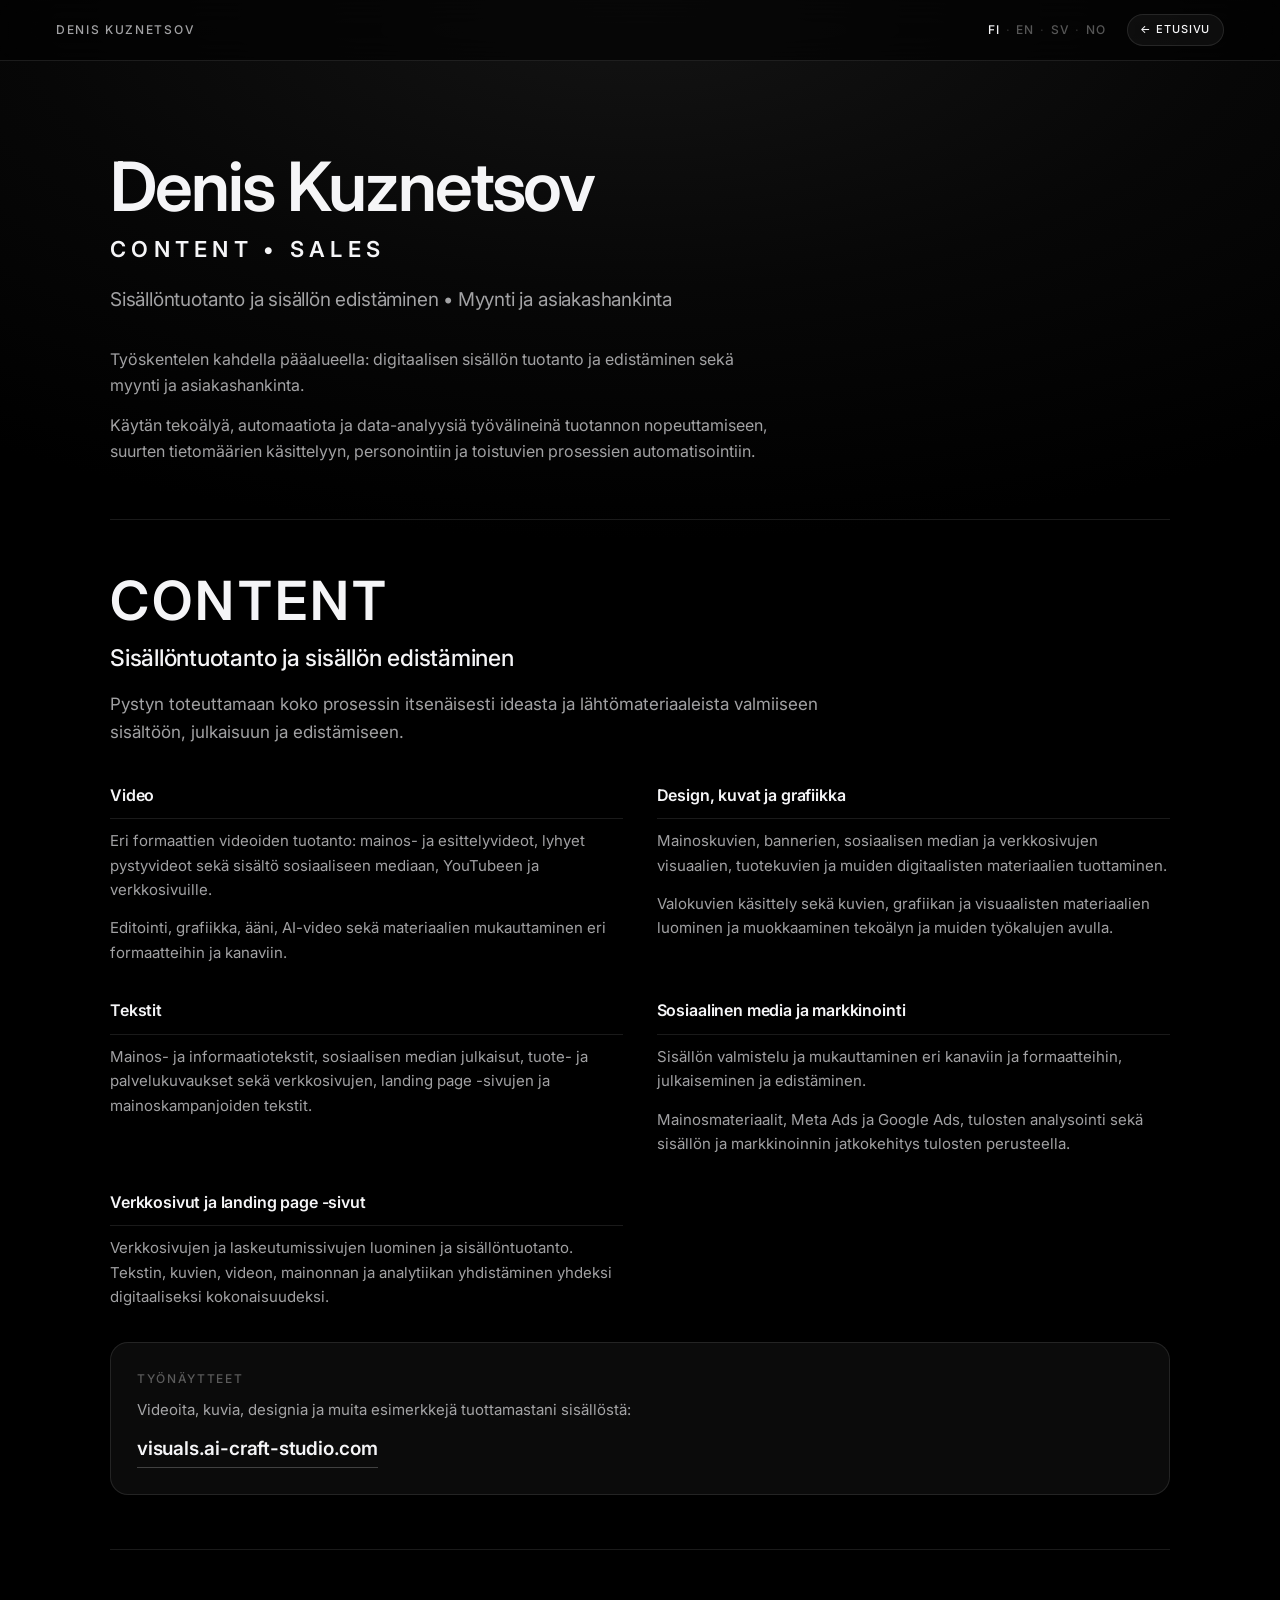
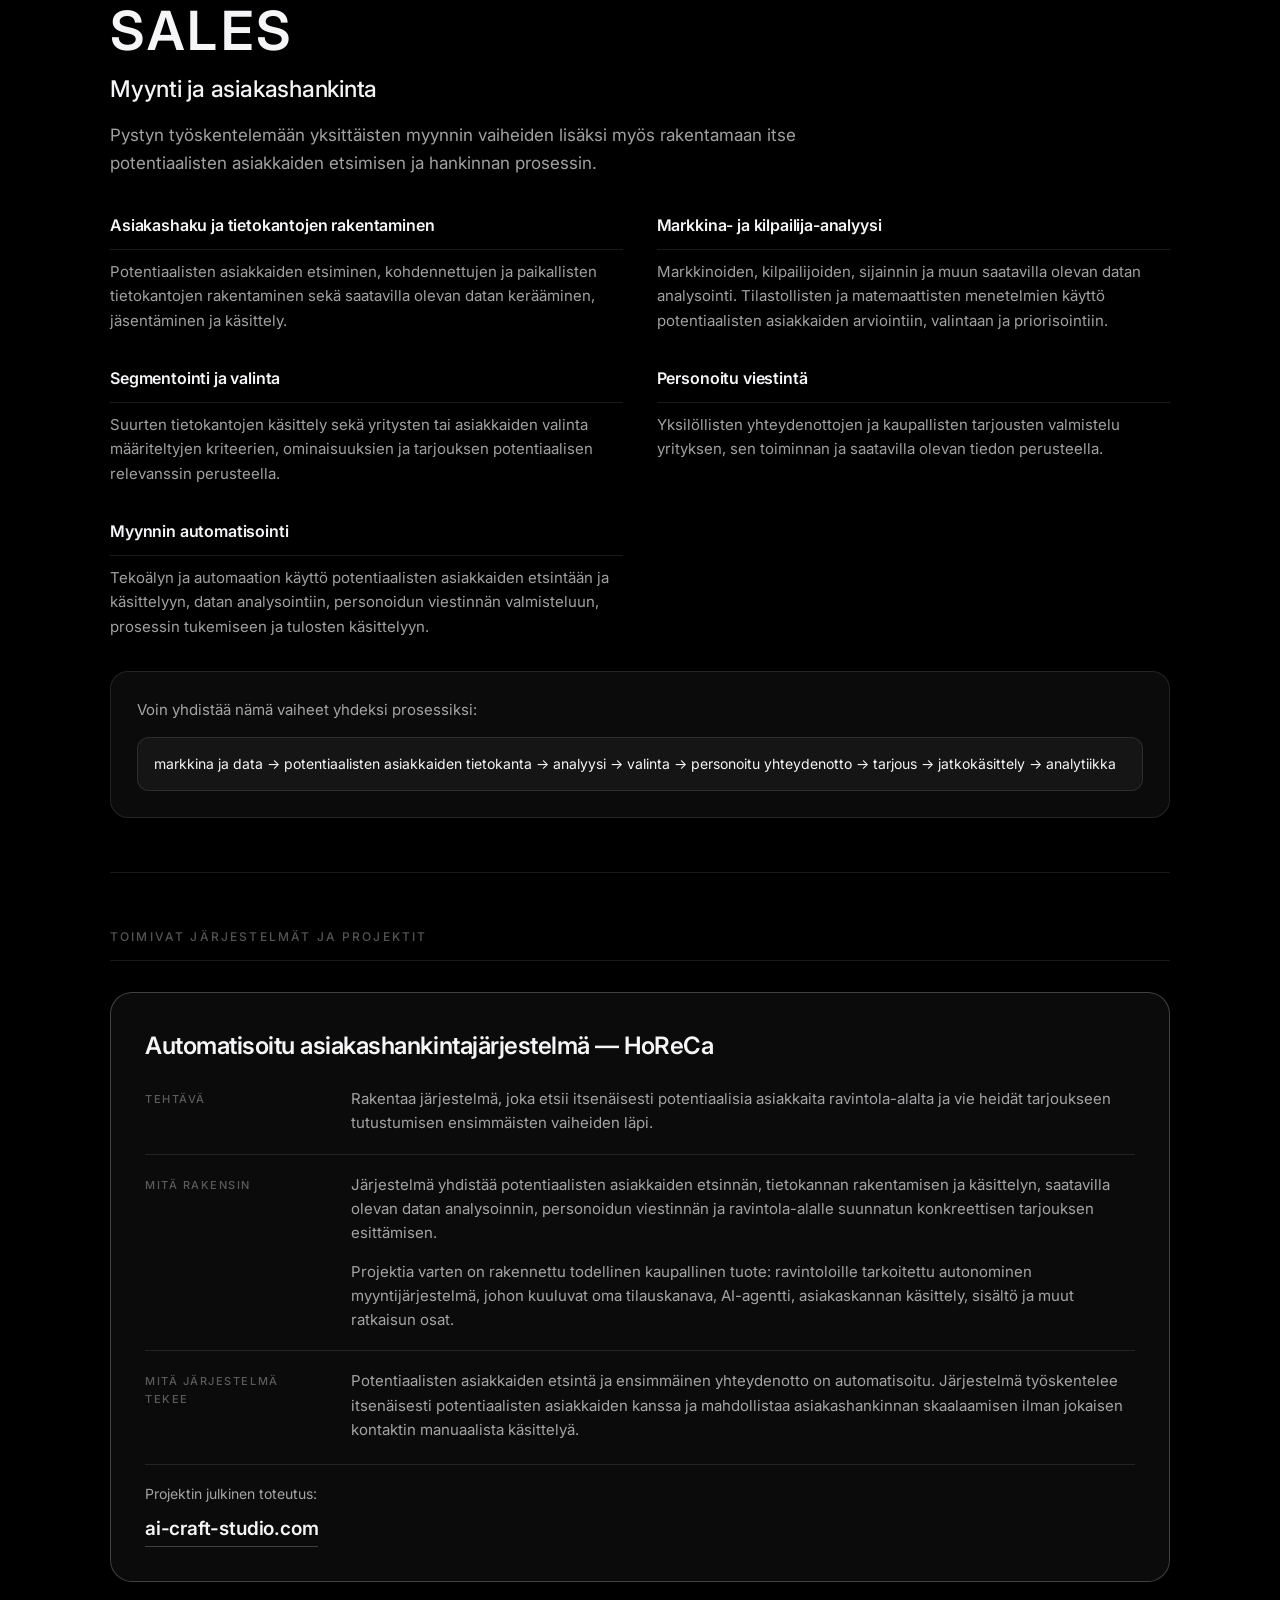
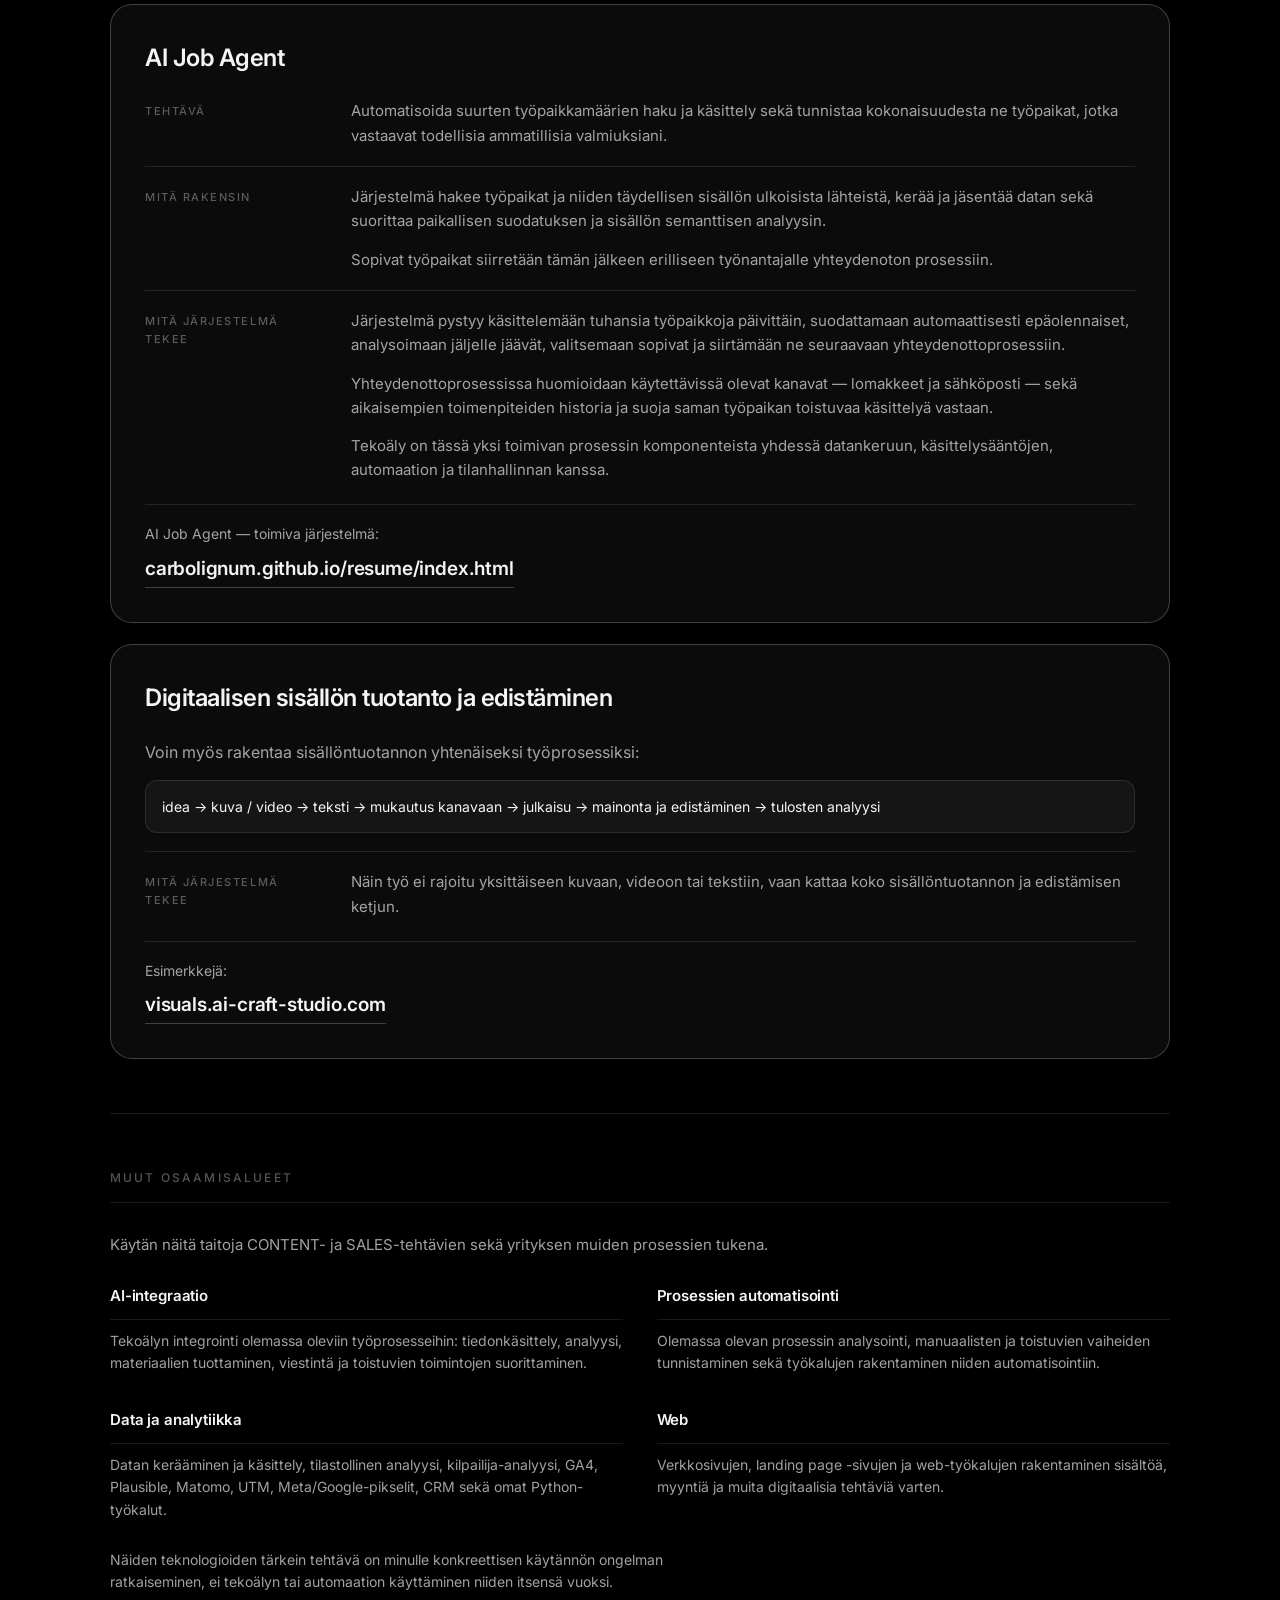
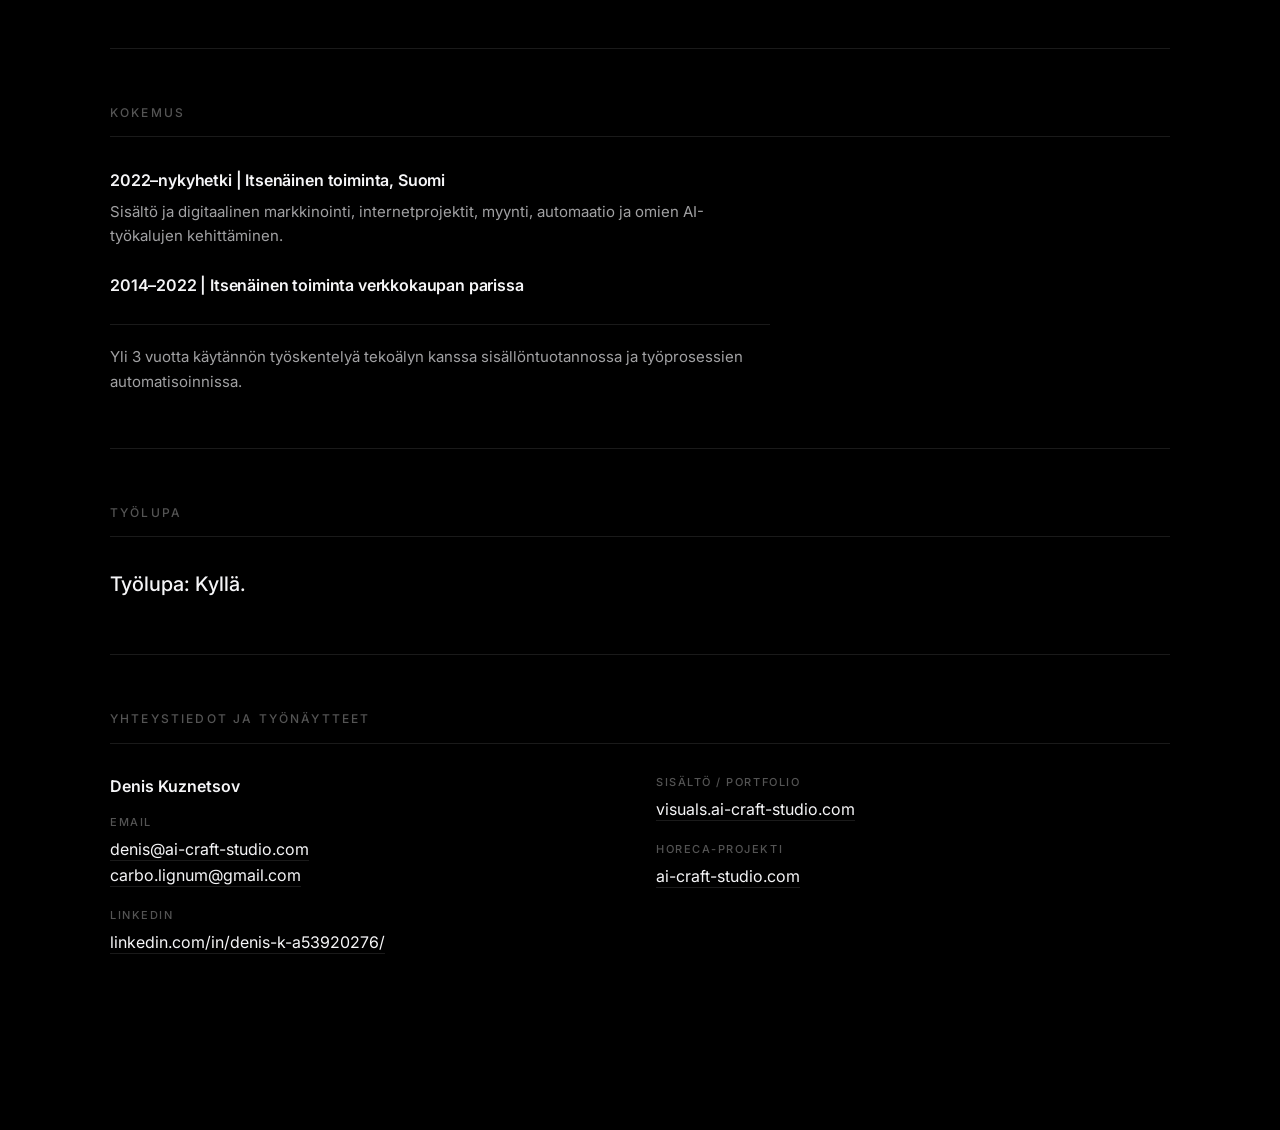
<file: cv.html>
<!doctype html>
<html lang="fi">
<head>
<meta charset="utf-8">
<meta name="viewport" content="width=device-width, initial-scale=1">
<title>Denis Kuznetsov — Ansioluettelo</title>
<meta name="description" content="Denis Kuznetsov — Sisällöntuotanto ja sisällön edistäminen • Myynti ja asiakashankinta">
<link rel="canonical" href="https://carbolignum.github.io/resume/cv.html">
<link rel="alternate" hreflang="fi" href="https://carbolignum.github.io/resume/cv.html">
<link rel="alternate" hreflang="en" href="https://carbolignum.github.io/resume/cv-en.html">
<link rel="alternate" hreflang="sv" href="https://carbolignum.github.io/resume/cv-sv.html">
<link rel="alternate" hreflang="no" href="https://carbolignum.github.io/resume/cv-no.html">
<link rel="alternate" hreflang="x-default" href="https://carbolignum.github.io/resume/cv-en.html">
<link rel="preconnect" href="https://fonts.googleapis.com">
<link rel="preconnect" href="https://fonts.gstatic.com" crossorigin>
<link rel="stylesheet" href="https://fonts.googleapis.com/css2?family=Inter:wght@400;500;600&display=swap">
<link rel="stylesheet" href="cv.css">
</head>
<body>

<header class="top">
  <div class="who">Denis Kuznetsov</div>
  <div class="right">
    <nav class="lang"><a class="on" href="cv.html">FI</a><span>·</span><a href="cv-en.html">EN</a><span>·</span><a href="cv-sv.html">SV</a><span>·</span><a href="cv-no.html">NO</a></nav>
    <a class="back" href="index.html">← Etusivu</a>
  </div>
</header>

<main>

  <section class="hero wrap">
    <h1>Denis&nbsp;Kuznetsov</h1>
    <div class="tagline">CONTENT • SALES</div>
    <div class="sub">Sisällöntuotanto ja sisällön edistäminen • Myynti ja asiakashankinta</div>
    <div class="body">
      <p>Työskentelen kahdella pääalueella: digitaalisen sisällön tuotanto ja edistäminen sekä myynti ja asiakashankinta.</p>
      <p>Käytän tekoälyä, automaatiota ja data-analyysiä työvälineinä tuotannon nopeuttamiseen, suurten tietomäärien käsittelyyn, personointiin ja toistuvien prosessien automatisointiin.</p>
    </div>
  </section>

  <section class="pillar wrap">
    <div class="label">CONTENT</div>
    <div class="title">Sisällöntuotanto ja sisällön edistäminen</div>
    <p class="lead">Pystyn toteuttamaan koko prosessin itsenäisesti ideasta ja lähtömateriaaleista valmiiseen sisältöön, julkaisuun ja edistämiseen.</p>
    <div class="grid">
      <div class="item">
        <h3>Video</h3>
        <p>Eri formaattien videoiden tuotanto: mainos- ja esittelyvideot, lyhyet pystyvideot sekä sisältö sosiaaliseen mediaan, YouTubeen ja verkkosivuille.</p>
        <p>Editointi, grafiikka, ääni, AI-video sekä materiaalien mukauttaminen eri formaatteihin ja kanaviin.</p>
      </div>
      <div class="item">
        <h3>Design, kuvat ja grafiikka</h3>
        <p>Mainoskuvien, bannerien, sosiaalisen median ja verkkosivujen visuaalien, tuotekuvien ja muiden digitaalisten materiaalien tuottaminen.</p>
        <p>Valokuvien käsittely sekä kuvien, grafiikan ja visuaalisten materiaalien luominen ja muokkaaminen tekoälyn ja muiden työkalujen avulla.</p>
      </div>
      <div class="item">
        <h3>Tekstit</h3>
        <p>Mainos- ja informaatiotekstit, sosiaalisen median julkaisut, tuote- ja palvelukuvaukset sekä verkkosivujen, landing page -sivujen ja mainoskampanjoiden tekstit.</p>
      </div>
      <div class="item">
        <h3>Sosiaalinen media ja markkinointi</h3>
        <p>Sisällön valmistelu ja mukauttaminen eri kanaviin ja formaatteihin, julkaiseminen ja edistäminen.</p>
        <p>Mainosmateriaalit, Meta Ads ja Google Ads, tulosten analysointi sekä sisällön ja markkinoinnin jatkokehitys tulosten perusteella.</p>
      </div>
      <div class="item">
        <h3>Verkkosivut ja landing page -sivut</h3>
        <p>Verkkosivujen ja laskeutumissivujen luominen ja sisällöntuotanto. Tekstin, kuvien, videon, mainonnan ja analytiikan yhdistäminen yhdeksi digitaaliseksi kokonaisuudeksi.</p>
      </div>
    </div>
    <div class="cta">
      <h4>Työnäytteet</h4>
      <p>Videoita, kuvia, designia ja muita esimerkkejä tuottamastani sisällöstä:</p>
      <a class="linkbig" href="https://visuals.ai-craft-studio.com/index.html" target="_blank" rel="noopener">visuals.ai-craft-studio.com</a>
    </div>
  </section>

  <section class="pillar wrap">
    <div class="label">SALES</div>
    <div class="title">Myynti ja asiakashankinta</div>
    <p class="lead">Pystyn työskentelemään yksittäisten myynnin vaiheiden lisäksi myös rakentamaan itse potentiaalisten asiakkaiden etsimisen ja hankinnan prosessin.</p>
    <div class="grid">
      <div class="item">
        <h3>Asiakashaku ja tietokantojen rakentaminen</h3>
        <p>Potentiaalisten asiakkaiden etsiminen, kohdennettujen ja paikallisten tietokantojen rakentaminen sekä saatavilla olevan datan kerääminen, jäsentäminen ja käsittely.</p>
      </div>
      <div class="item">
        <h3>Markkina- ja kilpailija-analyysi</h3>
        <p>Markkinoiden, kilpailijoiden, sijainnin ja muun saatavilla olevan datan analysointi. Tilastollisten ja matemaattisten menetelmien käyttö potentiaalisten asiakkaiden arviointiin, valintaan ja priorisointiin.</p>
      </div>
      <div class="item">
        <h3>Segmentointi ja valinta</h3>
        <p>Suurten tietokantojen käsittely sekä yritysten tai asiakkaiden valinta määriteltyjen kriteerien, ominaisuuksien ja tarjouksen potentiaalisen relevanssin perusteella.</p>
      </div>
      <div class="item">
        <h3>Personoitu viestintä</h3>
        <p>Yksilöllisten yhteydenottojen ja kaupallisten tarjousten valmistelu yrityksen, sen toiminnan ja saatavilla olevan tiedon perusteella.</p>
      </div>
      <div class="item">
        <h3>Myynnin automatisointi</h3>
        <p>Tekoälyn ja automaation käyttö potentiaalisten asiakkaiden etsintään ja käsittelyyn, datan analysointiin, personoidun viestinnän valmisteluun, prosessin tukemiseen ja tulosten käsittelyyn.</p>
      </div>
    </div>
    <div class="cta">
      <p>Voin yhdistää nämä vaiheet yhdeksi prosessiksi:</p>
      <div class="chain">markkina ja data → potentiaalisten asiakkaiden tietokanta → analyysi → valinta → personoitu yhteydenotto → tarjous → jatkokäsittely → analytiikka</div>
    </div>
  </section>

  <section class="section wrap">
    <h2>TOIMIVAT JÄRJESTELMÄT JA PROJEKTIT</h2>

    <div class="case">
      <h3>Automatisoitu asiakashankintajärjestelmä — HoReCa</h3>
      <div class="row"><div class="k">Tehtävä</div><div class="v"><p>Rakentaa järjestelmä, joka etsii itsenäisesti potentiaalisia asiakkaita ravintola-alalta ja vie heidät tarjoukseen tutustumisen ensimmäisten vaiheiden läpi.</p></div></div>
      <div class="row"><div class="k">Mitä rakensin</div><div class="v"><p>Järjestelmä yhdistää potentiaalisten asiakkaiden etsinnän, tietokannan rakentamisen ja käsittelyn, saatavilla olevan datan analysoinnin, personoidun viestinnän ja ravintola-alalle suunnatun konkreettisen tarjouksen esittämisen.</p>
        <p>Projektia varten on rakennettu todellinen kaupallinen tuote: ravintoloille tarkoitettu autonominen myyntijärjestelmä, johon kuuluvat oma tilauskanava, AI-agentti, asiakaskannan käsittely, sisältö ja muut ratkaisun osat.</p></div></div>
      <div class="row"><div class="k">Mitä järjestelmä tekee</div><div class="v"><p>Potentiaalisten asiakkaiden etsintä ja ensimmäinen yhteydenotto on automatisoitu. Järjestelmä työskentelee itsenäisesti potentiaalisten asiakkaiden kanssa ja mahdollistaa asiakashankinnan skaalaamisen ilman jokaisen kontaktin manuaalista käsittelyä.</p></div></div>
      <div class="caselink">
        <p>Projektin julkinen toteutus:</p>
        <a class="linkbig" href="https://ai-craft-studio.com/index.html" target="_blank" rel="noopener">ai-craft-studio.com</a>
      </div>
    </div>

    <div class="case">
      <h3>AI Job Agent</h3>
      <div class="row"><div class="k">Tehtävä</div><div class="v"><p>Automatisoida suurten työpaikkamäärien haku ja käsittely sekä tunnistaa kokonaisuudesta ne työpaikat, jotka vastaavat todellisia ammatillisia valmiuksiani.</p></div></div>
      <div class="row"><div class="k">Mitä rakensin</div><div class="v"><p>Järjestelmä hakee työpaikat ja niiden täydellisen sisällön ulkoisista lähteistä, kerää ja jäsentää datan sekä suorittaa paikallisen suodatuksen ja sisällön semanttisen analyysin.</p>
        <p>Sopivat työpaikat siirretään tämän jälkeen erilliseen työnantajalle yhteydenoton prosessiin.</p></div></div>
      <div class="row"><div class="k">Mitä järjestelmä tekee</div><div class="v"><p>Järjestelmä pystyy käsittelemään tuhansia työpaikkoja päivittäin, suodattamaan automaattisesti epäolennaiset, analysoimaan jäljelle jäävät, valitsemaan sopivat ja siirtämään ne seuraavaan yhteydenottoprosessiin.</p>
        <p>Yhteydenottoprosessissa huomioidaan käytettävissä olevat kanavat — lomakkeet ja sähköposti — sekä aikaisempien toimenpiteiden historia ja suoja saman työpaikan toistuvaa käsittelyä vastaan.</p>
        <p>Tekoäly on tässä yksi toimivan prosessin komponenteista yhdessä datankeruun, käsittelysääntöjen, automaation ja tilanhallinnan kanssa.</p></div></div>
      <div class="caselink">
        <p>AI Job Agent — toimiva järjestelmä:</p>
        <a class="linkbig" href="https://carbolignum.github.io/resume/index.html" target="_blank" rel="noopener">carbolignum.github.io/resume/index.html</a>
      </div>
    </div>

    <div class="case">
      <h3>Digitaalisen sisällön tuotanto ja edistäminen</h3>
      <p>Voin myös rakentaa sisällöntuotannon yhtenäiseksi työprosessiksi:</p>
      <div class="chain">idea → kuva / video → teksti → mukautus kanavaan → julkaisu → mainonta ja edistäminen → tulosten analyysi</div>
      <div class="row" style="margin-top:18px"><div class="k">Mitä järjestelmä tekee</div><div class="v"><p>Näin työ ei rajoitu yksittäiseen kuvaan, videoon tai tekstiin, vaan kattaa koko sisällöntuotannon ja edistämisen ketjun.</p></div></div>
      <div class="caselink">
        <p>Esimerkkejä:</p>
        <a class="linkbig" href="https://visuals.ai-craft-studio.com/index.html" target="_blank" rel="noopener">visuals.ai-craft-studio.com</a>
      </div>
    </div>
  </section>

  <section class="section minor wrap">
    <h2>MUUT OSAAMISALUEET</h2>
    <p class="intro">Käytän näitä taitoja CONTENT- ja SALES-tehtävien sekä yrityksen muiden prosessien tukena.</p>
    <div class="grid">
      <div class="item">
        <h3>AI-integraatio</h3>
        <p>Tekoälyn integrointi olemassa oleviin työprosesseihin: tiedonkäsittely, analyysi, materiaalien tuottaminen, viestintä ja toistuvien toimintojen suorittaminen.</p>
      </div>
      <div class="item">
        <h3>Prosessien automatisointi</h3>
        <p>Olemassa olevan prosessin analysointi, manuaalisten ja toistuvien vaiheiden tunnistaminen sekä työkalujen rakentaminen niiden automatisointiin.</p>
      </div>
      <div class="item">
        <h3>Data ja analytiikka</h3>
        <p>Datan kerääminen ja käsittely, tilastollinen analyysi, kilpailija-analyysi, GA4, Plausible, Matomo, UTM, Meta/Google-pikselit, CRM sekä omat Python-työkalut.</p>
      </div>
      <div class="item">
        <h3>Web</h3>
        <p>Verkkosivujen, landing page -sivujen ja web-työkalujen rakentaminen sisältöä, myyntiä ja muita digitaalisia tehtäviä varten.</p>
      </div>
    </div>
    <p class="note">Näiden teknologioiden tärkein tehtävä on minulle konkreettisen käytännön ongelman ratkaiseminen, ei tekoälyn tai automaation käyttäminen niiden itsensä vuoksi.</p>
  </section>

  <section class="section wrap">
    <h2>KOKEMUS</h2>
    <div class="job">
      <h3>2022–nykyhetki | Itsenäinen toiminta, Suomi</h3>
      <p>Sisältö ja digitaalinen markkinointi, internetprojektit, myynti, automaatio ja omien AI-työkalujen kehittäminen.</p>
    </div>
    <div class="job">
      <h3>2014–2022 | Itsenäinen toiminta verkkokaupan parissa</h3>
    </div>
    <p class="expnote">Yli 3 vuotta käytännön työskentelyä tekoälyn kanssa sisällöntuotannossa ja työprosessien automatisoinnissa.</p>
  </section>

  <section class="section permit wrap">
    <h2>TYÖLUPA</h2>
    <p>Työlupa: Kyllä.</p>
  </section>

  <section class="section wrap">
    <h2>YHTEYSTIEDOT JA TYÖNÄYTTEET</h2>
    <div class="contacts">
      <div>
        <div class="who">Denis Kuznetsov</div>
        <div class="c">
          <div class="k">Email</div>
          <div><a href="mailto:denis@ai-craft-studio.com">denis@ai-craft-studio.com</a></div>
          <div><a href="mailto:carbo.lignum@gmail.com">carbo.lignum@gmail.com</a></div>
        </div>
        <div class="c">
          <div class="k">LinkedIn</div>
          <div><a href="https://www.linkedin.com/in/denis-k-a53920276/" target="_blank" rel="noopener">linkedin.com/in/denis-k-a53920276/</a></div>
        </div>
      </div>
      <div>
        <div class="c">
          <div class="k">Sisältö / portfolio</div>
          <div><a href="https://visuals.ai-craft-studio.com/index.html" target="_blank" rel="noopener">visuals.ai-craft-studio.com</a></div>
        </div>
        <div class="c">
          <div class="k">HoReCa-projekti</div>
          <div><a href="https://ai-craft-studio.com/index.html" target="_blank" rel="noopener">ai-craft-studio.com</a></div>
        </div>
      </div>
    </div>
  </section>

</main>

</body>
</html>
</file>
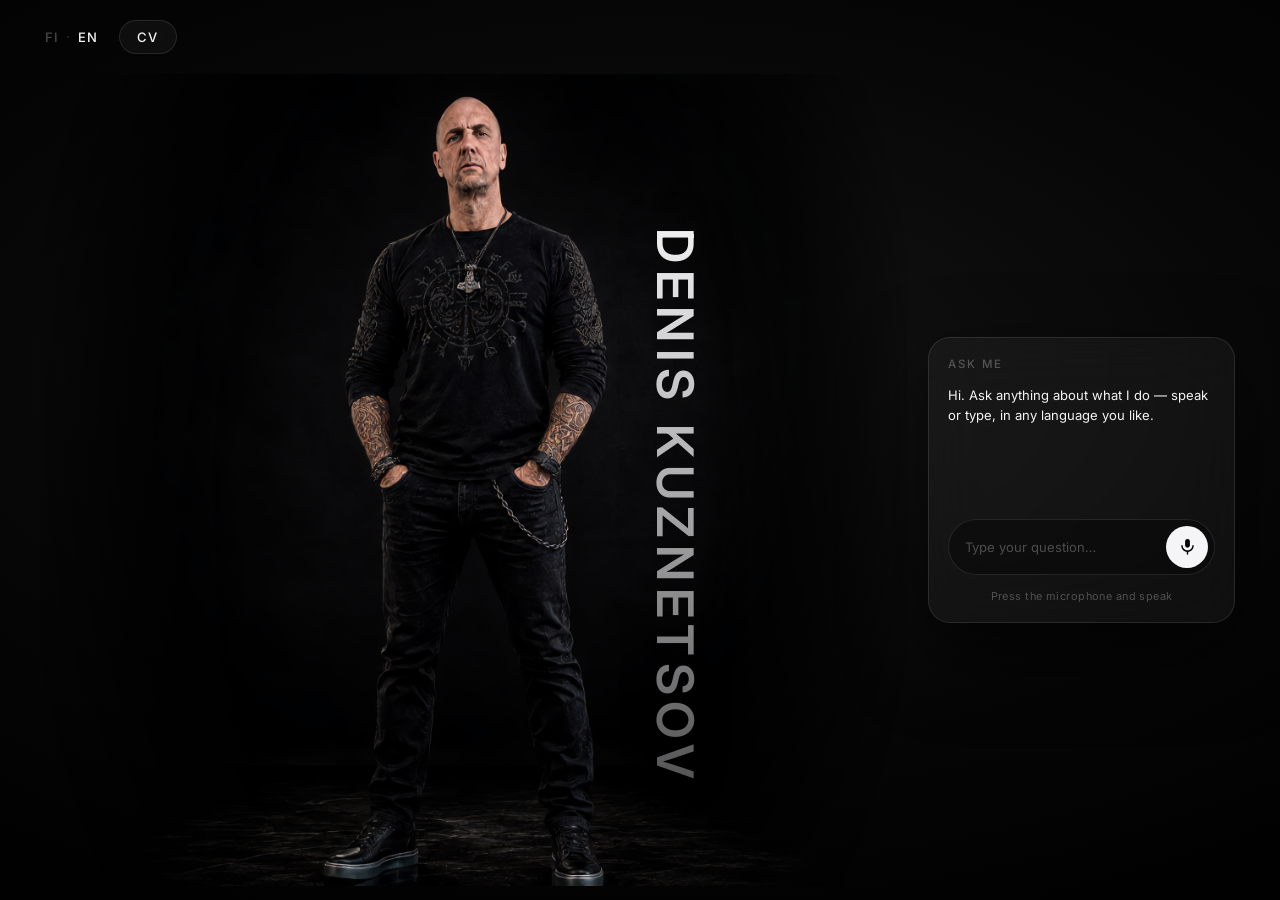
<file: index-en.html>
<!doctype html>
<html lang="en">
<head>
<meta charset="utf-8">
<meta name="viewport" content="width=device-width, initial-scale=1, viewport-fit=cover">
<title>Denis Kuznetsov</title>
<!-- Inter с Google Fonts. Раньше веб-шрифта не было вовсе: список начинался
     с -apple-system, и на Маке страница шла шрифтом SF Pro, а на Windows и
     Android доходила до Arial. Один и тот же документ выглядел по-разному.
     Inter — ближайший к SF Pro свободный шрифт; ставим его первым, чтобы
     вид был одинаковым везде. Веса берём только те, что реально в ходу:
     400 для текста, 500 и 600 для заголовков и подписей. -->
<link rel="preconnect" href="https://fonts.googleapis.com">
<link rel="preconnect" href="https://fonts.gstatic.com" crossorigin>
<link rel="stylesheet" href="https://fonts.googleapis.com/css2?family=Inter:wght@400;500;600&display=swap">
<style>
  :root{
    --bg:#000;
    --ink:#f5f5f7;
    --dim:rgba(245,245,247,.55);
    --faint:rgba(245,245,247,.28);
    --line:rgba(255,255,255,.10);
    --glass:rgba(255,255,255,.045);
  }

  *{margin:0;padding:0;box-sizing:border-box}

  html,body{
    /* 100% на мобильном считается от полного окна, а адресная строка
       съедает низ — панель уезжает за экран. dvh меряет то, что видно. */
    height:100vh;
    height:100dvh;
    overflow:hidden;
    background:var(--bg);
    color:var(--ink);
    font-family:Inter,-apple-system,BlinkMacSystemFont,"SF Pro Display","Helvetica Neue",Arial,sans-serif;
    -webkit-font-smoothing:antialiased;
  }

  body{
    display:grid;
    grid-template-rows:auto 1fr;
    /* мягкое свечение из центра — свет как на фото */
    background:
      radial-gradient(120% 90% at 50% 42%, #141414 0%, #060606 45%, #000 78%);
  }

  /* ---------- шапка ---------- */
  header{
    display:flex;
    align-items:center;
    justify-content:space-between;
    padding:clamp(14px,2.2vh,26px) clamp(18px,3.5vw,52px);
    z-index:5;
  }
  .name{
    font-size:clamp(12px,1.15vw,15px);
    font-weight:500;
    letter-spacing:.14em;
    text-transform:uppercase;
    color:var(--dim);
  }
  .nav{display:flex;align-items:center;gap:clamp(12px,1.6vw,24px)}
  .lang{
    display:flex;align-items:center;gap:.5em;
    font-size:clamp(11px,1.02vw,13px);
    font-weight:500;letter-spacing:.1em;
  }
  .lang a{color:var(--faint);text-decoration:none;transition:color .3s ease}
  .lang a:hover{color:var(--dim)}
  .lang a.on{color:var(--ink)}
  .lang span{color:rgba(255,255,255,.16)}

  .cv{
    display:inline-flex;
    align-items:center;
    gap:.55em;
    padding:.62em 1.35em;
    font-size:clamp(11px,1.02vw,13.5px);
    font-weight:500;
    letter-spacing:.08em;
    text-transform:uppercase;
    color:var(--ink);
    text-decoration:none;
    border:1px solid var(--line);
    border-radius:100px;
    background:var(--glass);
    -webkit-backdrop-filter:blur(18px);
    backdrop-filter:blur(18px);
    transition:background .35s ease,border-color .35s ease,transform .35s ease;
  }
  .cv:hover{background:rgba(255,255,255,.10);border-color:rgba(255,255,255,.26);transform:translateY(-1px)}

  /* ---------- сцена ---------- */
  .stage{
    position:relative;
    display:grid;
    grid-template-columns:1fr minmax(300px,24vw);
    align-items:center;
    min-height:0;
    padding:0 clamp(18px,3.5vw,52px) clamp(10px,1.6vh,22px);
    gap:clamp(16px,2vw,40px);
  }

  /* фото — во всю доступную высоту, растворяется в фоне */
  .figure{
    position:relative;
    height:100%;
    min-height:0;
    /* Без min-width:0 колонка сетки раздувается до собственной ширины
       снимка (2048 px). На узких экранах из-за этого вся страница вылезала
       вправо: у панели диалога срезался край строки, а имя уезжало за экран
       целиком. Проверено на 390 и 420 px. */
    min-width:0;
    display:flex;
    align-items:flex-end;
    justify-content:center;
  }
  .figure img{
    height:100%;
    width:auto;
    max-width:none;
    object-fit:contain;
    object-position:bottom center;
    display:block;
    /* растушёвка только по бокам и низу — фигура остаётся целой,
       а квадратный край кадра не читается на чёрном фоне */
    -webkit-mask-image:radial-gradient(ellipse 52% 92% at 50% 47%, #000 52%, rgba(0,0,0,.6) 78%, transparent 100%);
    mask-image:radial-gradient(ellipse 52% 92% at 50% 47%, #000 52%, rgba(0,0,0,.6) 78%, transparent 100%);
    animation:rise 1.4s cubic-bezier(.16,1,.3,1) both;
  }
  @keyframes rise{from{opacity:0;transform:translateY(18px) scale(1.012)}to{opacity:1;transform:none}}
  /* Отдельный кадр для имени: сдвиг вправо и центровка по высоте должны
     пережить анимацию, поэтому они повторены в обоих кадрах. */
  @keyframes risename{
    from{opacity:0;transform:translate(var(--vx), 18px)}
    to{opacity:1;transform:translate(var(--vx), 0)}
  }

  /* ---------- панель диалога ---------- */
  /* Имя вертикально справа от фотографии — как на обложке журнала.
     Раньше оно стояло мелким в шапке слева и терялось; здесь оно работает
     как часть кадра. writing-mode ставит буквы столбиком, читается сверху
     вниз — так набирают корешок и обложку.

     Заливка градиентом даёт глянец: светлее сверху, глуше книзу, будто по
     тексту идёт свет. Это дешевле любой тени и не мылит буквы. */
  .vname{
    position:absolute;
    left:50%;
    /* Верх имени на уровне плеча, а не по середине кадра: отсчёт от высоты
       самой рамки со снимком, поэтому держится на любом экране. */
    top:19%;
    /* Отступ вправо от середины кадра. Считается от ВЫСОТЫ окна, а не от
       ширины: снимок тянется по высоте (height:100%), значит и его ширина
       привязана к высоте. С отсчётом в vw имя ложилось поверх человека. */
    /* ВНИМАНИЕ. Общая анимация rise заканчивается на transform:none и стирает
       любой сдвиг, заданный здесь. Из-за неё имя дважды оставалось на месте.
       Поэтому у имени своя анимация, где сдвиг сохранён в обоих кадрах. */
    --vx:19vh;
    transform:translate(var(--vx), 0);
    writing-mode:vertical-rl;
    text-orientation:mixed;
    /* Пятнадцать букв столбиком занимают почти всю высоту снимка.
       Ход одной буквы примерно 0.75 кегля, пятнадцать букв — 11 кеглей;
       при 6.6vh это около 73vh, а сам снимок высотой примерно 89vh.
       overflow:hidden здесь ставить нельзя — он режет хвост вместо того,
       чтобы ужать. */
    font-size:clamp(20px,5.6vh,72px);
    font-weight:600;
    letter-spacing:.13em;
    text-transform:uppercase;
    white-space:nowrap;
    pointer-events:none;
    user-select:none;
    background:linear-gradient(180deg,
      rgba(245,245,247,.98) 0%,
      rgba(245,245,247,.72) 42%,
      rgba(245,245,247,.34) 100%);
    -webkit-background-clip:text;
    background-clip:text;
    color:transparent;
    filter:drop-shadow(0 2px 18px rgba(0,0,0,.55));
    animation:risename 1.4s .28s cubic-bezier(.16,1,.3,1) both;
  }

  .panel{
    display:flex;
    flex-direction:column;
    gap:14px;
    padding:clamp(16px,1.5vw,24px);
    border:1px solid var(--line);
    border-radius:22px;
    background:var(--glass);
    -webkit-backdrop-filter:blur(30px) saturate(140%);
    backdrop-filter:blur(30px) saturate(140%);
    box-shadow:0 30px 80px rgba(0,0,0,.6);
    max-height:min(62vh,540px);
    animation:rise 1.4s .18s cubic-bezier(.16,1,.3,1) both;
  }
  .panel h2{
    font-size:clamp(10.5px,.9vw,12px);
    font-weight:500;
    letter-spacing:.16em;
    text-transform:uppercase;
    color:var(--faint);
  }

  .log{
    flex:1;
    min-height:120px;
    overflow-y:auto;
    display:flex;
    flex-direction:column;
    gap:12px;
    font-size:clamp(13px,1.02vw,15px);
    line-height:1.55;
    scrollbar-width:thin;
    scrollbar-color:rgba(255,255,255,.18) transparent;
  }
  .log::-webkit-scrollbar{width:5px}
  .log::-webkit-scrollbar-thumb{background:rgba(255,255,255,.18);border-radius:3px}

  .msg{max-width:100%}
  .msg.me{color:var(--dim)}
  .msg.me::before{content:"—  ";color:var(--faint)}
  .msg.ai{color:var(--ink)}

  .composer{
    display:flex;
    align-items:center;
    gap:10px;
    padding:6px 6px 6px 16px;
    border:1px solid var(--line);
    border-radius:100px;
    background:rgba(0,0,0,.35);
  }
  .composer input{
    flex:1;
    min-width:0;
    border:0;
    outline:0;
    background:transparent;
    color:var(--ink);
    font:inherit;
    font-size:clamp(13px,1.02vw,15px);
    padding:8px 0;
  }
  .composer input::placeholder{color:var(--faint)}


  .mic{
    flex:none;
    width:42px;height:42px;
    display:grid;place-items:center;
    border:0;
    border-radius:50%;
    background:var(--ink);
    color:#000;
    cursor:pointer;
    transition:transform .3s cubic-bezier(.16,1,.3,1),box-shadow .3s ease;
  }
  .mic:hover{transform:scale(1.06)}
  .mic svg{width:19px;height:19px}
  .mic.live{
    background:#ff453a;color:#fff;
    box-shadow:0 0 0 0 rgba(255,69,58,.55);
    animation:pulse 1.5s infinite;
  }
  @keyframes pulse{
    70%{box-shadow:0 0 0 16px rgba(255,69,58,0)}
    100%{box-shadow:0 0 0 0 rgba(255,69,58,0)}
  }

  .hint{
    font-size:clamp(10.5px,.85vw,12px);
    letter-spacing:.04em;
    color:var(--faint);
    text-align:center;
  }

  /* ---------- узкий экран ---------- */
  @media (max-width:900px){
    /* Фото отдаёт место панели, а не наоборот: поле ввода с микрофоном
       всегда должно быть на экране, оно тут главное. */
    .stage{
      grid-template-columns:1fr;
      grid-template-rows:minmax(0,1fr) auto;
      align-items:stretch;
      gap:10px;
      padding:0 14px max(12px, env(safe-area-inset-bottom));
    }
    .figure{min-height:0;overflow:hidden}
    .figure img{
      /* на телефоне кадрируем по высоте: бока у снимка пустые, их не жалко,
         зато фигура заполняет экран. width:100% держит страницу в рамках —
         без него картинка 2048x1920 вылезает вправо вместе с микрофоном */
      width:100%;
      height:100%;
      max-width:100%;
      object-fit:cover;
      object-position:center 42%;
      -webkit-mask-image:radial-gradient(ellipse 62% 88% at 50% 44%, #000 54%, rgba(0,0,0,.6) 80%, transparent 100%);
      mask-image:radial-gradient(ellipse 62% 88% at 50% 44%, #000 54%, rgba(0,0,0,.6) 80%, transparent 100%);
    }
    .panel{
      max-height:none;
      gap:10px;
      padding:14px;
      border-radius:18px;
    }
    .panel h2{display:none}
    .log{
      min-height:0;
      max-height:26vh;
      font-size:14px;
    }
    /* подсказка спрятана, но во время записи показывает уровень и секунды */
    .hint{display:none}
    .hint.on{display:block}
    .vname{
      /* На телефоне снимок кадрируется по ширине экрана, поэтому имя
         прижимаем к правому краю окна, а не отсчитываем от середины. */
      left:auto;
      right:6px;
      --vx:0px;
      font-size:clamp(18px,4.8vh,46px);
      letter-spacing:.14em;
    }
    header{padding:12px 14px;gap:10px}
    .name{font-size:11px;letter-spacing:.1em}
    .cv{padding:.55em 1em;font-size:11px}
    .stage,.panel,.composer{min-width:0}
  }

  /* очень узкие телефоны: имя в шапке уступает место кнопкам */
  @media (max-width:400px){
    .name{display:none}
  }

  /* Совсем низкие экраны в альбомной ориентации: фото уводим, оставляем диалог */
  @media (max-height:460px) and (max-width:900px){
    .figure{display:none}
    .stage{grid-template-rows:auto}
    .log{max-height:38vh}
  }

  /* Ссылка внутри текста. Раньше правила не было вовсе: стилизованы были
     только контакты и переключатель языка. Ссылка, поставленная внутри
     абзаца, падала на браузерный синий, а после первого клика — на
     фиолетовый. На чёрном фоне это видно за версту. */
  .block a, main p a, .offer a{
    color:var(--ink);
    text-decoration:none;
    border-bottom:1px solid var(--line);
    padding-bottom:1px;
    transition:border-color .3s;
  }
  .block a:hover, main p a:hover, .offer a:hover{border-color:rgba(255,255,255,.5)}
  /* Никакого фиолетового ни при каких обстоятельствах. */
  a:visited{color:inherit}
</style>
</head>
<body>

<header>
  <div class="nav">
    <div class="lang">
      <a href="index.html">FI</a><span>·</span><a class="on" href="index-en.html">EN</a>
    </div>
    <a class="cv" href="cv-en.html">CV</a>
  </div>
</header>

<main class="stage">

  <div class="figure">
    <img src="avatar.png" alt="Denis Kuznetsov">
    <div class="vname" aria-hidden="true">Denis Kuznetsov</div>
  </div>

  <section class="panel">
    <h2>Ask me</h2>

    <div class="log" id="log">
      <div class="msg ai">Hi. Ask anything about what I do — speak or type, in any language you like.</div>
    </div>

    <form class="composer" id="form">
      <input id="q" type="text" autocomplete="off" placeholder="Type your question…">
      <button class="mic" id="mic" type="button" aria-label="Speak">
        <svg viewBox="0 0 24 24" fill="none" stroke="currentColor" stroke-width="1.8" stroke-linecap="round">
          <rect x="9" y="2.5" width="6" height="11" rx="3" fill="currentColor" stroke="none"/>
          <path d="M5 11a7 7 0 0 0 14 0"/>
          <path d="M12 18v3.5"/>
        </svg>
      </button>
    </form>

    <div class="hint" id="hint">Press the microphone and speak</div>
  </section>

</main>

<script>
  const log  = document.getElementById('log');
  const form = document.getElementById('form');
  const q    = document.getElementById('q');
  const mic  = document.getElementById('mic');
  const hint = document.getElementById('hint');

  function say(text, who){
    const d = document.createElement('div');
    d.className = 'msg ' + who;
    d.textContent = text;
    log.appendChild(d);
    log.scrollTop = log.scrollHeight;
  }

  // Адрес воркера. Ключа Google здесь нет и быть не может —
  // страница обращается только сюда, воркер сам ходит к модели.
  const WORKER = 'https://round-scene-4de7.carbo-lignum.workers.dev';

  const TXT = {
    down:  'The connection is down right now. Write directly: carbo.lignum@gmail.com',
    idle:  'Press the microphone and speak',
    rec:   'Recording…',
    work:  'Listening…',
    voice: 'voice message',
    noMic: 'Microphone unavailable',
    long:  'The message is too long',
    quiet: 'I did not hear anything — speak closer to the microphone'
  };

  const history = [];
  let busy = false;

  // Один путь наружу и для текста, и для звука.
  async function send(payload, label){
    if(busy) return;
    busy = true;

    say(label, 'me');
    const dots = document.createElement('div');
    dots.className = 'msg ai';
    dots.style.opacity = '.45';
    dots.textContent = '…';
    log.appendChild(dots);
    log.scrollTop = log.scrollHeight;

    try{
      const r = await fetch(WORKER, {
        method:'POST',
        headers:{'Content-Type':'application/json'},
        body: JSON.stringify(Object.assign({ history: history.slice() }, payload))
      });
      const d = await r.json();
      dots.remove();
      if(d.reply){
        say(d.reply, 'ai');
        if(payload.message) history.push({role:'me', text:payload.message});
        history.push({role:'ai', text:d.reply});
      } else {
        say(d.error === 'audio_too_long' ? TXT.long : TXT.down, 'ai');
      }
    }catch(err){
      dots.remove();
      say(TXT.down, 'ai');
    }finally{
      busy = false;
      hint.textContent = TXT.idle;
    }
  }

  function ask(text){
    text = text.trim();
    if(!text) return;
    q.value = '';
    send({ message:text }, text);
  }

  form.addEventListener('submit', e => { e.preventDefault(); ask(q.value); });

  /* ------------------------------------------------------------------
     ГОЛОС. Браузерное распознавание НЕ используется: ему надо заранее
     назвать язык, а заранее неизвестно, на каком языке заговорит
     посетитель. Вместо этого пишем звук и отдаём его модели как есть —
     она мультимодальная, слышит сама и отвечает на языке говорящего.

       MediaRecorder → WAV 16 кГц → base64 → воркер → Gemini (inlineData)
     ------------------------------------------------------------------ */

  const MAX_SECONDS   = 45;    // потолок записи
  const HUSH_MS       = 1300;  // столько тишины после речи = конец фразы
  const SPEAK_LEVEL   = 0.018; // выше этого считаем, что говорят
  const MIN_SPEAK_MS  = 400;   // короче — считаем случайным нажатием

  let mr = null, chunks = [], stream = null, stopTimer = null;
  let vadCtx = null, vadTimer = null, lastRms = 0;

  function wavFromSamples(samples, rate){
    const buf = new ArrayBuffer(44 + samples.length * 2);
    const v = new DataView(buf);
    const put = (o, s) => { for(let i=0;i<s.length;i++) v.setUint8(o+i, s.charCodeAt(i)); };
    put(0,'RIFF');  v.setUint32(4, 36 + samples.length*2, true);
    put(8,'WAVE');  put(12,'fmt ');
    v.setUint32(16,16,true); v.setUint16(20,1,true); v.setUint16(22,1,true);
    v.setUint32(24,rate,true); v.setUint32(28,rate*2,true);
    v.setUint16(32,2,true); v.setUint16(34,16,true);
    put(36,'data'); v.setUint32(40, samples.length*2, true);
    let o = 44;
    for(let i=0;i<samples.length;i++,o+=2){
      const s = Math.max(-1, Math.min(1, samples[i]));
      v.setInt16(o, s < 0 ? s*0x8000 : s*0x7FFF, true);
    }
    return new Blob([buf], { type:'audio/wav' });
  }

  async function toWav16k(blob){
    const ab = await blob.arrayBuffer();
    const AC = window.AudioContext || window.webkitAudioContext;
    const ac = new AC();
    const decoded = await ac.decodeAudioData(ab);
    ac.close();
    const off = new OfflineAudioContext(1, Math.max(1, Math.ceil(decoded.duration * 16000)), 16000);
    const src = off.createBufferSource();
    src.buffer = decoded;
    src.connect(off.destination);
    src.start(0);
    const out = await off.startRendering();
    return wavFromSamples(out.getChannelData(0), 16000);
  }

  function toBase64(blob){
    return new Promise(res => {
      const r = new FileReader();
      r.onloadend = () => res(String(r.result).split(',')[1]);
      r.readAsDataURL(blob);
    });
  }

  function stopStream(){
    if(stopTimer){ clearTimeout(stopTimer); stopTimer = null; }
    if(vadTimer){ clearInterval(vadTimer); vadTimer = null; }
    if(vadCtx){ try{ vadCtx.close(); }catch(e){} vadCtx = null; }
    if(stream){ stream.getTracks().forEach(t => t.stop()); stream = null; }
    mic.classList.remove('live');
  }

  async function startRecording(){
    try{
      stream = await navigator.mediaDevices.getUserMedia({
        audio:{ echoCancellation:true, noiseSuppression:true, autoGainControl:true }
      });
    }catch(err){
      hint.classList.add('on');
      hint.textContent = TXT.noMic;
      return;
    }
    chunks = [];
    mr = new MediaRecorder(stream);
    mr.ondataavailable = e => { if(e.data && e.data.size) chunks.push(e.data); };
    mr.onstop = async () => {
      const quiet = lastRms < 0.005;
      stopStream();
      hint.textContent = TXT.work;
      try{
        const raw = new Blob(chunks, { type: mr.mimeType || 'audio/webm' });
        if(raw.size < 1200 || quiet){ hint.textContent = TXT.quiet; setTimeout(()=>{hint.classList.remove('on');hint.textContent=TXT.idle;},2600); return; }
        const wav = await toWav16k(raw);
        const b64 = await toBase64(wav);
        await send({ audio:b64 }, '🎙 ' + TXT.voice);
      }catch(err){
        hint.textContent = TXT.idle;
        say(TXT.down, 'ai');
      }
    };

    // Слушаем уровень и сами останавливаемся, когда человек замолчал:
    // никто не догадается, что микрофон надо выключать повторным нажатием.
    const AC = window.AudioContext || window.webkitAudioContext;
    vadCtx = new AC();
    const node = vadCtx.createMediaStreamSource(stream);
    const an = vadCtx.createAnalyser();
    an.fftSize = 1024;
    node.connect(an);
    const buf = new Uint8Array(an.fftSize);

    const t0 = Date.now();
    let spoke = false, hush = 0, peak = 0;
    lastRms = 0;

    vadTimer = setInterval(() => {
      an.getByteTimeDomainData(buf);
      let sum = 0;
      for(let i=0;i<buf.length;i++){ const d = (buf[i]-128)/128; sum += d*d; }
      const rms = Math.sqrt(sum/buf.length);
      if(rms > peak) peak = rms;
      lastRms = peak;

      const sec = Math.floor((Date.now()-t0)/1000);
      const bars = '▁▂▃▄▅▆▇█';
      const lvl = bars[Math.min(bars.length-1, Math.round(rms*70))];
      hint.classList.add('on');
      hint.textContent = TXT.rec + '  ' + lvl + '  ' + sec + 's';

      if(rms > SPEAK_LEVEL){ spoke = true; hush = 0; }
      else if(spoke){
        hush += 120;
        if(hush >= HUSH_MS && Date.now()-t0 > MIN_SPEAK_MS && mr.state === 'recording'){
          mr.stop();
        }
      }
    }, 120);

    mr.start();
    mic.classList.add('live');
    hint.textContent = TXT.rec;
    stopTimer = setTimeout(() => { if(mr && mr.state === 'recording') mr.stop(); }, MAX_SECONDS * 1000);
  }

  if(!navigator.mediaDevices || !window.MediaRecorder){
    mic.style.display = 'none';
  } else {
    mic.addEventListener('click', () => {
      if(busy) return;
      if(mr && mr.state === 'recording'){ mr.stop(); return; }
      startRecording();
    });
  }
</script>

</body>
</html>
</file>
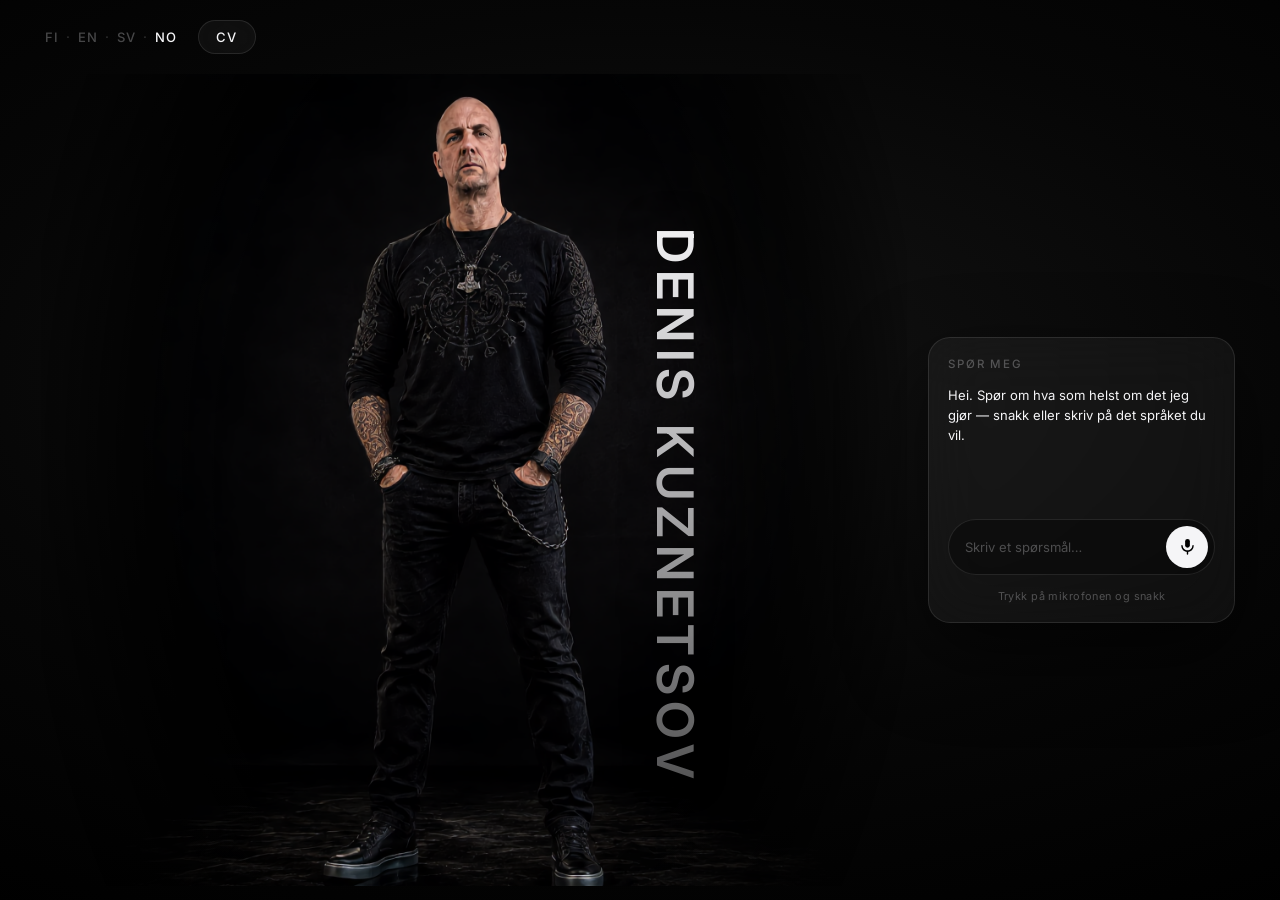
<file: index-no.html>
<!doctype html>
<html lang="no">
<head>
<meta charset="utf-8">
<meta name="viewport" content="width=device-width, initial-scale=1, viewport-fit=cover">
<title>Denis Kuznetsov</title>
<!-- Inter с Google Fonts. Раньше веб-шрифта не было вовсе: список начинался
     с -apple-system, и на Маке страница шла шрифтом SF Pro, а на Windows и
     Android доходила до Arial. Один и тот же документ выглядел по-разному.
     Inter — ближайший к SF Pro свободный шрифт; ставим его первым, чтобы
     вид был одинаковым везде. Веса берём только те, что реально в ходу:
     400 для текста, 500 и 600 для заголовков и подписей. -->
<link rel="preconnect" href="https://fonts.googleapis.com">
<link rel="preconnect" href="https://fonts.gstatic.com" crossorigin>
<link rel="stylesheet" href="https://fonts.googleapis.com/css2?family=Inter:wght@400;500;600&display=swap">
<style>
  :root{
    --bg:#000;
    --ink:#f5f5f7;
    --dim:rgba(245,245,247,.55);
    --faint:rgba(245,245,247,.28);
    --line:rgba(255,255,255,.10);
    --glass:rgba(255,255,255,.045);
  }

  *{margin:0;padding:0;box-sizing:border-box}

  html,body{
    /* 100% на мобильном считается от полного окна, а адресная строка
       съедает низ — панель уезжает за экран. dvh меряет то, что видно. */
    height:100vh;
    height:100dvh;
    overflow:hidden;
    background:var(--bg);
    color:var(--ink);
    font-family:Inter,-apple-system,BlinkMacSystemFont,"SF Pro Display","Helvetica Neue",Arial,sans-serif;
    -webkit-font-smoothing:antialiased;
  }

  body{
    display:grid;
    grid-template-rows:auto 1fr;
    /* мягкое свечение из центра — свет как на фото */
    background:
      radial-gradient(120% 90% at 50% 42%, #141414 0%, #060606 45%, #000 78%);
  }

  /* ---------- шапка ---------- */
  header{
    display:flex;
    align-items:center;
    justify-content:space-between;
    padding:clamp(14px,2.2vh,26px) clamp(18px,3.5vw,52px);
    z-index:5;
  }
  .name{
    font-size:clamp(12px,1.15vw,15px);
    font-weight:500;
    letter-spacing:.14em;
    text-transform:uppercase;
    color:var(--dim);
  }
  .nav{display:flex;align-items:center;gap:clamp(12px,1.6vw,24px)}
  .lang{
    display:flex;align-items:center;gap:.5em;
    font-size:clamp(11px,1.02vw,13px);
    font-weight:500;letter-spacing:.1em;
  }
  .lang a{color:var(--faint);text-decoration:none;transition:color .3s ease}
  .lang a:hover{color:var(--dim)}
  .lang a.on{color:var(--ink)}
  .lang span{color:rgba(255,255,255,.16)}

  .cv{
    display:inline-flex;
    align-items:center;
    gap:.55em;
    padding:.62em 1.35em;
    font-size:clamp(11px,1.02vw,13.5px);
    font-weight:500;
    letter-spacing:.08em;
    text-transform:uppercase;
    color:var(--ink);
    text-decoration:none;
    border:1px solid var(--line);
    border-radius:100px;
    background:var(--glass);
    -webkit-backdrop-filter:blur(18px);
    backdrop-filter:blur(18px);
    transition:background .35s ease,border-color .35s ease,transform .35s ease;
  }
  .cv:hover{background:rgba(255,255,255,.10);border-color:rgba(255,255,255,.26);transform:translateY(-1px)}

  /* ---------- сцена ---------- */
  .stage{
    position:relative;
    display:grid;
    grid-template-columns:1fr minmax(300px,24vw);
    align-items:center;
    min-height:0;
    padding:0 clamp(18px,3.5vw,52px) clamp(10px,1.6vh,22px);
    gap:clamp(16px,2vw,40px);
  }

  /* фото — во всю доступную высоту, растворяется в фоне */
  .figure{
    position:relative;
    height:100%;
    min-height:0;
    /* Без min-width:0 колонка сетки раздувается до собственной ширины
       снимка (2048 px). На узких экранах из-за этого вся страница вылезала
       вправо: у панели диалога срезался край строки, а имя уезжало за экран
       целиком. Проверено на 390 и 420 px. */
    min-width:0;
    display:flex;
    align-items:flex-end;
    justify-content:center;
  }
  .figure img{
    height:100%;
    width:auto;
    max-width:none;
    object-fit:contain;
    object-position:bottom center;
    display:block;
    /* растушёвка только по бокам и низу — фигура остаётся целой,
       а квадратный край кадра не читается на чёрном фоне */
    -webkit-mask-image:radial-gradient(ellipse 52% 92% at 50% 47%, #000 52%, rgba(0,0,0,.6) 78%, transparent 100%);
    mask-image:radial-gradient(ellipse 52% 92% at 50% 47%, #000 52%, rgba(0,0,0,.6) 78%, transparent 100%);
    animation:rise 1.4s cubic-bezier(.16,1,.3,1) both;
  }
  @keyframes rise{from{opacity:0;transform:translateY(18px) scale(1.012)}to{opacity:1;transform:none}}
  /* Отдельный кадр для имени: сдвиг вправо и центровка по высоте должны
     пережить анимацию, поэтому они повторены в обоих кадрах. */
  @keyframes risename{
    from{opacity:0;transform:translate(var(--vx), 18px)}
    to{opacity:1;transform:translate(var(--vx), 0)}
  }

  /* ---------- панель диалога ---------- */
  /* Имя вертикально справа от фотографии — как на обложке журнала.
     Раньше оно стояло мелким в шапке слева и терялось; здесь оно работает
     как часть кадра. writing-mode ставит буквы столбиком, читается сверху
     вниз — так набирают корешок и обложку.

     Заливка градиентом даёт глянец: светлее сверху, глуше книзу, будто по
     тексту идёт свет. Это дешевле любой тени и не мылит буквы. */
  .vname{
    position:absolute;
    left:50%;
    /* Верх имени на уровне плеча, а не по середине кадра: отсчёт от высоты
       самой рамки со снимком, поэтому держится на любом экране. */
    top:19%;
    /* Отступ вправо от середины кадра. Считается от ВЫСОТЫ окна, а не от
       ширины: снимок тянется по высоте (height:100%), значит и его ширина
       привязана к высоте. С отсчётом в vw имя ложилось поверх человека. */
    /* ВНИМАНИЕ. Общая анимация rise заканчивается на transform:none и стирает
       любой сдвиг, заданный здесь. Из-за неё имя дважды оставалось на месте.
       Поэтому у имени своя анимация, где сдвиг сохранён в обоих кадрах. */
    --vx:19vh;
    transform:translate(var(--vx), 0);
    writing-mode:vertical-rl;
    text-orientation:mixed;
    /* Пятнадцать букв столбиком занимают почти всю высоту снимка.
       Ход одной буквы примерно 0.75 кегля, пятнадцать букв — 11 кеглей;
       при 6.6vh это около 73vh, а сам снимок высотой примерно 89vh.
       overflow:hidden здесь ставить нельзя — он режет хвост вместо того,
       чтобы ужать. */
    font-size:clamp(20px,5.6vh,72px);
    font-weight:600;
    letter-spacing:.13em;
    text-transform:uppercase;
    white-space:nowrap;
    pointer-events:none;
    user-select:none;
    background:linear-gradient(180deg,
      rgba(245,245,247,.98) 0%,
      rgba(245,245,247,.72) 42%,
      rgba(245,245,247,.34) 100%);
    -webkit-background-clip:text;
    background-clip:text;
    color:transparent;
    filter:drop-shadow(0 2px 18px rgba(0,0,0,.55));
    animation:risename 1.4s .28s cubic-bezier(.16,1,.3,1) both;
  }
  .panel{
    display:flex;
    flex-direction:column;
    gap:14px;
    padding:clamp(16px,1.5vw,24px);
    border:1px solid var(--line);
    border-radius:22px;
    background:var(--glass);
    -webkit-backdrop-filter:blur(30px) saturate(140%);
    backdrop-filter:blur(30px) saturate(140%);
    box-shadow:0 30px 80px rgba(0,0,0,.6);
    max-height:min(62vh,540px);
    animation:rise 1.4s .18s cubic-bezier(.16,1,.3,1) both;
  }
  .panel h2{
    font-size:clamp(10.5px,.9vw,12px);
    font-weight:500;
    letter-spacing:.16em;
    text-transform:uppercase;
    color:var(--faint);
  }

  .log{
    flex:1;
    min-height:120px;
    overflow-y:auto;
    display:flex;
    flex-direction:column;
    gap:12px;
    font-size:clamp(13px,1.02vw,15px);
    line-height:1.55;
    scrollbar-width:thin;
    scrollbar-color:rgba(255,255,255,.18) transparent;
  }
  .log::-webkit-scrollbar{width:5px}
  .log::-webkit-scrollbar-thumb{background:rgba(255,255,255,.18);border-radius:3px}

  .msg{max-width:100%}
  .msg.me{color:var(--dim)}
  .msg.me::before{content:"—  ";color:var(--faint)}
  .msg.ai{color:var(--ink)}

  .composer{
    display:flex;
    align-items:center;
    gap:10px;
    padding:6px 6px 6px 16px;
    border:1px solid var(--line);
    border-radius:100px;
    background:rgba(0,0,0,.35);
  }
  .composer input{
    flex:1;
    min-width:0;
    border:0;
    outline:0;
    background:transparent;
    color:var(--ink);
    font:inherit;
    font-size:clamp(13px,1.02vw,15px);
    padding:8px 0;
  }
  .composer input::placeholder{color:var(--faint)}


  .mic{
    flex:none;
    width:42px;height:42px;
    display:grid;place-items:center;
    border:0;
    border-radius:50%;
    background:var(--ink);
    color:#000;
    cursor:pointer;
    transition:transform .3s cubic-bezier(.16,1,.3,1),box-shadow .3s ease;
  }
  .mic:hover{transform:scale(1.06)}
  .mic svg{width:19px;height:19px}
  .mic.live{
    background:#ff453a;color:#fff;
    box-shadow:0 0 0 0 rgba(255,69,58,.55);
    animation:pulse 1.5s infinite;
  }
  @keyframes pulse{
    70%{box-shadow:0 0 0 16px rgba(255,69,58,0)}
    100%{box-shadow:0 0 0 0 rgba(255,69,58,0)}
  }

  .hint{
    font-size:clamp(10.5px,.85vw,12px);
    letter-spacing:.04em;
    color:var(--faint);
    text-align:center;
  }

  /* ---------- узкий экран ---------- */
  @media (max-width:900px){
    /* Фото отдаёт место панели, а не наоборот: поле ввода с микрофоном
       всегда должно быть на экране, оно тут главное. */
    .stage{
      grid-template-columns:1fr;
      grid-template-rows:minmax(0,1fr) auto;
      align-items:stretch;
      gap:10px;
      padding:0 14px max(12px, env(safe-area-inset-bottom));
    }
    .figure{min-height:0;overflow:hidden}
    .figure img{
      /* на телефоне кадрируем по высоте: бока у снимка пустые, их не жалко,
         зато фигура заполняет экран. width:100% держит страницу в рамках —
         без него картинка 2048x1920 вылезает вправо вместе с микрофоном */
      width:100%;
      height:100%;
      max-width:100%;
      object-fit:cover;
      object-position:center 42%;
      -webkit-mask-image:radial-gradient(ellipse 62% 88% at 50% 44%, #000 54%, rgba(0,0,0,.6) 80%, transparent 100%);
      mask-image:radial-gradient(ellipse 62% 88% at 50% 44%, #000 54%, rgba(0,0,0,.6) 80%, transparent 100%);
    }
    .panel{
      max-height:none;
      gap:10px;
      padding:14px;
      border-radius:18px;
    }
    .panel h2{display:none}
    .log{
      min-height:0;
      max-height:26vh;
      font-size:14px;
    }
    /* подсказка спрятана, но во время записи показывает уровень и секунды */
    .hint{display:none}
    .hint.on{display:block}
    .vname{
      /* На телефоне снимок кадрируется по ширине экрана, поэтому имя
         прижимаем к правому краю окна, а не отсчитываем от середины. */
      left:auto;
      right:6px;
      --vx:0px;
      font-size:clamp(18px,4.8vh,46px);
      letter-spacing:.14em;
    }
    header{padding:12px 14px;gap:10px}
    .name{font-size:11px;letter-spacing:.1em}
    .cv{padding:.55em 1em;font-size:11px}
    .stage,.panel,.composer{min-width:0}
  }

  /* очень узкие телефоны: имя в шапке уступает место кнопкам */
  @media (max-width:400px){
    .name{display:none}
  }

  /* Совсем низкие экраны в альбомной ориентации: фото уводим, оставляем диалог */
  @media (max-height:460px) and (max-width:900px){
    .figure{display:none}
    .stage{grid-template-rows:auto}
    .log{max-height:38vh}
  }

  /* Ссылка внутри текста. Раньше правила не было вовсе: стилизованы были
     только контакты и переключатель языка. Ссылка, поставленная внутри
     абзаца, падала на браузерный синий, а после первого клика — на
     фиолетовый. На чёрном фоне это видно за версту. */
  .block a, main p a, .offer a{
    color:var(--ink);
    text-decoration:none;
    border-bottom:1px solid var(--line);
    padding-bottom:1px;
    transition:border-color .3s;
  }
  .block a:hover, main p a:hover, .offer a:hover{border-color:rgba(255,255,255,.5)}
  /* Никакого фиолетового ни при каких обстоятельствах. */
  a:visited{color:inherit}
</style>
</head>
<body>

<header>
  <div class="nav">
    <div class="lang">
      <a href="index.html">FI</a><span>·</span><a href="index-en.html">EN</a><span>·</span><a href="index-sv.html">SV</a><span>·</span><a class="on" href="index-no.html">NO</a>
    </div>
    <a class="cv" href="cv-no.html">CV</a>
  </div>
</header>

<main class="stage">

  <div class="figure">
    <img src="avatar.png" alt="Denis Kuznetsov">
    <div class="vname" aria-hidden="true">Denis Kuznetsov</div>
  </div>

  <section class="panel">
    <h2>Spør meg</h2>

    <div class="log" id="log">
      <div class="msg ai">Hei. Spør om hva som helst om det jeg gjør — snakk eller skriv på det språket du vil.</div>
    </div>

    <form class="composer" id="form">
      <input id="q" type="text" autocomplete="off" placeholder="Skriv et spørsmål…">
      <button class="mic" id="mic" type="button" aria-label="Snakk">
        <svg viewBox="0 0 24 24" fill="none" stroke="currentColor" stroke-width="1.8" stroke-linecap="round">
          <rect x="9" y="2.5" width="6" height="11" rx="3" fill="currentColor" stroke="none"/>
          <path d="M5 11a7 7 0 0 0 14 0"/>
          <path d="M12 18v3.5"/>
        </svg>
      </button>
    </form>

    <div class="hint" id="hint">Trykk på mikrofonen og snakk</div>
  </section>

</main>

<script>
  const log  = document.getElementById('log');
  const form = document.getElementById('form');
  const q    = document.getElementById('q');
  const mic  = document.getElementById('mic');
  const hint = document.getElementById('hint');

  function say(text, who){
    const d = document.createElement('div');
    d.className = 'msg ' + who;
    d.textContent = text;
    log.appendChild(d);
    log.scrollTop = log.scrollHeight;
  }

  // Адрес воркера. Ключа Google здесь нет и быть не может —
  // страница обращается только сюда, воркер сам ходит к модели.
  const WORKER = 'https://round-scene-4de7.carbo-lignum.workers.dev';

  const TXT = {
    down:  'Tilkoblingen fungerer ikke akkurat nå. Skriv direkte til: carbo.lignum@gmail.com',
    idle:  'Trykk på mikrofonen og snakk',
    rec:   'Tar opp…',
    work:  'Lytter…',
    voice: 'talemelding',
    noMic: 'Mikrofonen er ikke tilgjengelig',
    long:  'Meldingen er for lang',
    quiet: 'Jeg hørte ingenting — snakk nærmere mikrofonen'
  };

  const history = [];
  let busy = false;

  // Один путь наружу и для текста, и для звука.
  async function send(payload, label){
    if(busy) return;
    busy = true;

    say(label, 'me');
    const dots = document.createElement('div');
    dots.className = 'msg ai';
    dots.style.opacity = '.45';
    dots.textContent = '…';
    log.appendChild(dots);
    log.scrollTop = log.scrollHeight;

    try{
      const r = await fetch(WORKER, {
        method:'POST',
        headers:{'Content-Type':'application/json'},
        body: JSON.stringify(Object.assign({ history: history.slice() }, payload))
      });
      const d = await r.json();
      dots.remove();
      if(d.reply){
        say(d.reply, 'ai');
        if(payload.message) history.push({role:'me', text:payload.message});
        history.push({role:'ai', text:d.reply});
      } else {
        say(d.error === 'audio_too_long' ? TXT.long : TXT.down, 'ai');
      }
    }catch(err){
      dots.remove();
      say(TXT.down, 'ai');
    }finally{
      busy = false;
      hint.textContent = TXT.idle;
    }
  }

  function ask(text){
    text = text.trim();
    if(!text) return;
    q.value = '';
    send({ message:text }, text);
  }

  form.addEventListener('submit', e => { e.preventDefault(); ask(q.value); });

  /* ------------------------------------------------------------------
     ГОЛОС. Браузерное распознавание НЕ используется: ему надо заранее
     назвать язык, а заранее неизвестно, на каком языке заговорит
     посетитель. Вместо этого пишем звук и отдаём его модели как есть —
     она мультимодальная, слышит сама и отвечает на языке говорящего.

       MediaRecorder → WAV 16 кГц → base64 → воркер → Gemini (inlineData)
     ------------------------------------------------------------------ */

  const MAX_SECONDS   = 45;    // потолок записи
  const HUSH_MS       = 1300;  // столько тишины после речи = конец фразы
  const SPEAK_LEVEL   = 0.018; // выше этого считаем, что говорят
  const MIN_SPEAK_MS  = 400;   // короче — считаем случайным нажатием

  let mr = null, chunks = [], stream = null, stopTimer = null;
  let vadCtx = null, vadTimer = null, lastRms = 0;

  function wavFromSamples(samples, rate){
    const buf = new ArrayBuffer(44 + samples.length * 2);
    const v = new DataView(buf);
    const put = (o, s) => { for(let i=0;i<s.length;i++) v.setUint8(o+i, s.charCodeAt(i)); };
    put(0,'RIFF');  v.setUint32(4, 36 + samples.length*2, true);
    put(8,'WAVE');  put(12,'fmt ');
    v.setUint32(16,16,true); v.setUint16(20,1,true); v.setUint16(22,1,true);
    v.setUint32(24,rate,true); v.setUint32(28,rate*2,true);
    v.setUint16(32,2,true); v.setUint16(34,16,true);
    put(36,'data'); v.setUint32(40, samples.length*2, true);
    let o = 44;
    for(let i=0;i<samples.length;i++,o+=2){
      const s = Math.max(-1, Math.min(1, samples[i]));
      v.setInt16(o, s < 0 ? s*0x8000 : s*0x7FFF, true);
    }
    return new Blob([buf], { type:'audio/wav' });
  }

  async function toWav16k(blob){
    const ab = await blob.arrayBuffer();
    const AC = window.AudioContext || window.webkitAudioContext;
    const ac = new AC();
    const decoded = await ac.decodeAudioData(ab);
    ac.close();
    const off = new OfflineAudioContext(1, Math.max(1, Math.ceil(decoded.duration * 16000)), 16000);
    const src = off.createBufferSource();
    src.buffer = decoded;
    src.connect(off.destination);
    src.start(0);
    const out = await off.startRendering();
    return wavFromSamples(out.getChannelData(0), 16000);
  }

  function toBase64(blob){
    return new Promise(res => {
      const r = new FileReader();
      r.onloadend = () => res(String(r.result).split(',')[1]);
      r.readAsDataURL(blob);
    });
  }

  function stopStream(){
    if(stopTimer){ clearTimeout(stopTimer); stopTimer = null; }
    if(vadTimer){ clearInterval(vadTimer); vadTimer = null; }
    if(vadCtx){ try{ vadCtx.close(); }catch(e){} vadCtx = null; }
    if(stream){ stream.getTracks().forEach(t => t.stop()); stream = null; }
    mic.classList.remove('live');
  }

  async function startRecording(){
    try{
      stream = await navigator.mediaDevices.getUserMedia({
        audio:{ echoCancellation:true, noiseSuppression:true, autoGainControl:true }
      });
    }catch(err){
      hint.classList.add('on');
      hint.textContent = TXT.noMic;
      return;
    }
    chunks = [];
    mr = new MediaRecorder(stream);
    mr.ondataavailable = e => { if(e.data && e.data.size) chunks.push(e.data); };
    mr.onstop = async () => {
      const quiet = lastRms < 0.005;
      stopStream();
      hint.textContent = TXT.work;
      try{
        const raw = new Blob(chunks, { type: mr.mimeType || 'audio/webm' });
        if(raw.size < 1200 || quiet){ hint.textContent = TXT.quiet; setTimeout(()=>{hint.classList.remove('on');hint.textContent=TXT.idle;},2600); return; }
        const wav = await toWav16k(raw);
        const b64 = await toBase64(wav);
        await send({ audio:b64 }, '🎙 ' + TXT.voice);
      }catch(err){
        hint.textContent = TXT.idle;
        say(TXT.down, 'ai');
      }
    };

    // Слушаем уровень и сами останавливаемся, когда человек замолчал:
    // никто не догадается, что микрофон надо выключать повторным нажатием.
    const AC = window.AudioContext || window.webkitAudioContext;
    vadCtx = new AC();
    const node = vadCtx.createMediaStreamSource(stream);
    const an = vadCtx.createAnalyser();
    an.fftSize = 1024;
    node.connect(an);
    const buf = new Uint8Array(an.fftSize);

    const t0 = Date.now();
    let spoke = false, hush = 0, peak = 0;
    lastRms = 0;

    vadTimer = setInterval(() => {
      an.getByteTimeDomainData(buf);
      let sum = 0;
      for(let i=0;i<buf.length;i++){ const d = (buf[i]-128)/128; sum += d*d; }
      const rms = Math.sqrt(sum/buf.length);
      if(rms > peak) peak = rms;
      lastRms = peak;

      const sec = Math.floor((Date.now()-t0)/1000);
      const bars = '▁▂▃▄▅▆▇█';
      const lvl = bars[Math.min(bars.length-1, Math.round(rms*70))];
      hint.classList.add('on');
      hint.textContent = TXT.rec + '  ' + lvl + '  ' + sec + 's';

      if(rms > SPEAK_LEVEL){ spoke = true; hush = 0; }
      else if(spoke){
        hush += 120;
        if(hush >= HUSH_MS && Date.now()-t0 > MIN_SPEAK_MS && mr.state === 'recording'){
          mr.stop();
        }
      }
    }, 120);

    mr.start();
    mic.classList.add('live');
    hint.textContent = TXT.rec;
    stopTimer = setTimeout(() => { if(mr && mr.state === 'recording') mr.stop(); }, MAX_SECONDS * 1000);
  }

  if(!navigator.mediaDevices || !window.MediaRecorder){
    mic.style.display = 'none';
  } else {
    mic.addEventListener('click', () => {
      if(busy) return;
      if(mr && mr.state === 'recording'){ mr.stop(); return; }
      startRecording();
    });
  }
</script>

</body>
</html>
</file>
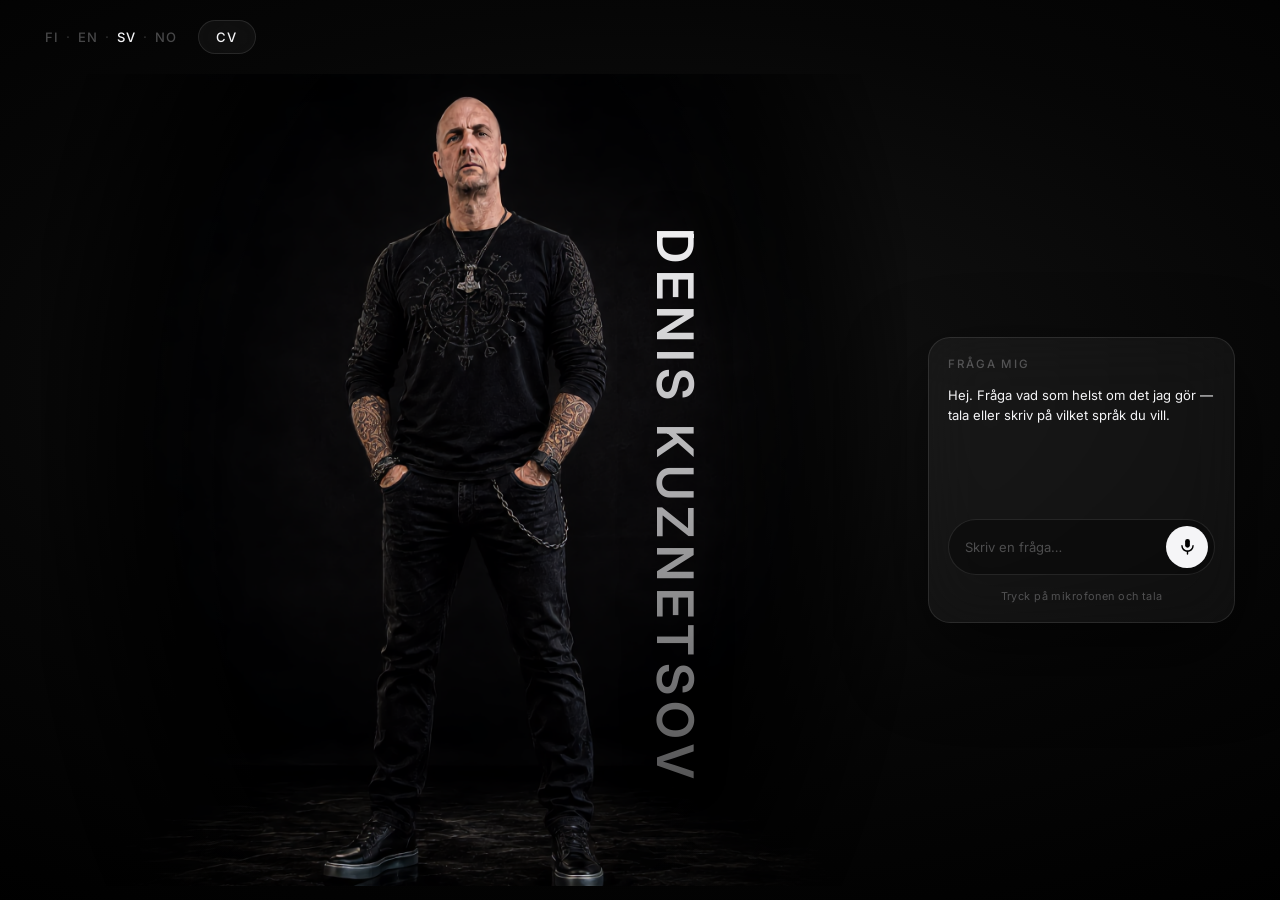
<file: index-sv.html>
<!doctype html>
<html lang="sv">
<head>
<meta charset="utf-8">
<meta name="viewport" content="width=device-width, initial-scale=1, viewport-fit=cover">
<title>Denis Kuznetsov</title>
<!-- Inter с Google Fonts. Раньше веб-шрифта не было вовсе: список начинался
     с -apple-system, и на Маке страница шла шрифтом SF Pro, а на Windows и
     Android доходила до Arial. Один и тот же документ выглядел по-разному.
     Inter — ближайший к SF Pro свободный шрифт; ставим его первым, чтобы
     вид был одинаковым везде. Веса берём только те, что реально в ходу:
     400 для текста, 500 и 600 для заголовков и подписей. -->
<link rel="preconnect" href="https://fonts.googleapis.com">
<link rel="preconnect" href="https://fonts.gstatic.com" crossorigin>
<link rel="stylesheet" href="https://fonts.googleapis.com/css2?family=Inter:wght@400;500;600&display=swap">
<style>
  :root{
    --bg:#000;
    --ink:#f5f5f7;
    --dim:rgba(245,245,247,.55);
    --faint:rgba(245,245,247,.28);
    --line:rgba(255,255,255,.10);
    --glass:rgba(255,255,255,.045);
  }

  *{margin:0;padding:0;box-sizing:border-box}

  html,body{
    /* 100% на мобильном считается от полного окна, а адресная строка
       съедает низ — панель уезжает за экран. dvh меряет то, что видно. */
    height:100vh;
    height:100dvh;
    overflow:hidden;
    background:var(--bg);
    color:var(--ink);
    font-family:Inter,-apple-system,BlinkMacSystemFont,"SF Pro Display","Helvetica Neue",Arial,sans-serif;
    -webkit-font-smoothing:antialiased;
  }

  body{
    display:grid;
    grid-template-rows:auto 1fr;
    /* мягкое свечение из центра — свет как на фото */
    background:
      radial-gradient(120% 90% at 50% 42%, #141414 0%, #060606 45%, #000 78%);
  }

  /* ---------- шапка ---------- */
  header{
    display:flex;
    align-items:center;
    justify-content:space-between;
    padding:clamp(14px,2.2vh,26px) clamp(18px,3.5vw,52px);
    z-index:5;
  }
  .name{
    font-size:clamp(12px,1.15vw,15px);
    font-weight:500;
    letter-spacing:.14em;
    text-transform:uppercase;
    color:var(--dim);
  }
  .nav{display:flex;align-items:center;gap:clamp(12px,1.6vw,24px)}
  .lang{
    display:flex;align-items:center;gap:.5em;
    font-size:clamp(11px,1.02vw,13px);
    font-weight:500;letter-spacing:.1em;
  }
  .lang a{color:var(--faint);text-decoration:none;transition:color .3s ease}
  .lang a:hover{color:var(--dim)}
  .lang a.on{color:var(--ink)}
  .lang span{color:rgba(255,255,255,.16)}

  .cv{
    display:inline-flex;
    align-items:center;
    gap:.55em;
    padding:.62em 1.35em;
    font-size:clamp(11px,1.02vw,13.5px);
    font-weight:500;
    letter-spacing:.08em;
    text-transform:uppercase;
    color:var(--ink);
    text-decoration:none;
    border:1px solid var(--line);
    border-radius:100px;
    background:var(--glass);
    -webkit-backdrop-filter:blur(18px);
    backdrop-filter:blur(18px);
    transition:background .35s ease,border-color .35s ease,transform .35s ease;
  }
  .cv:hover{background:rgba(255,255,255,.10);border-color:rgba(255,255,255,.26);transform:translateY(-1px)}

  /* ---------- сцена ---------- */
  .stage{
    position:relative;
    display:grid;
    grid-template-columns:1fr minmax(300px,24vw);
    align-items:center;
    min-height:0;
    padding:0 clamp(18px,3.5vw,52px) clamp(10px,1.6vh,22px);
    gap:clamp(16px,2vw,40px);
  }

  /* фото — во всю доступную высоту, растворяется в фоне */
  .figure{
    position:relative;
    height:100%;
    min-height:0;
    /* Без min-width:0 колонка сетки раздувается до собственной ширины
       снимка (2048 px). На узких экранах из-за этого вся страница вылезала
       вправо: у панели диалога срезался край строки, а имя уезжало за экран
       целиком. Проверено на 390 и 420 px. */
    min-width:0;
    display:flex;
    align-items:flex-end;
    justify-content:center;
  }
  .figure img{
    height:100%;
    width:auto;
    max-width:none;
    object-fit:contain;
    object-position:bottom center;
    display:block;
    /* растушёвка только по бокам и низу — фигура остаётся целой,
       а квадратный край кадра не читается на чёрном фоне */
    -webkit-mask-image:radial-gradient(ellipse 52% 92% at 50% 47%, #000 52%, rgba(0,0,0,.6) 78%, transparent 100%);
    mask-image:radial-gradient(ellipse 52% 92% at 50% 47%, #000 52%, rgba(0,0,0,.6) 78%, transparent 100%);
    animation:rise 1.4s cubic-bezier(.16,1,.3,1) both;
  }
  @keyframes rise{from{opacity:0;transform:translateY(18px) scale(1.012)}to{opacity:1;transform:none}}
  /* Отдельный кадр для имени: сдвиг вправо и центровка по высоте должны
     пережить анимацию, поэтому они повторены в обоих кадрах. */
  @keyframes risename{
    from{opacity:0;transform:translate(var(--vx), 18px)}
    to{opacity:1;transform:translate(var(--vx), 0)}
  }

  /* ---------- панель диалога ---------- */
  /* Имя вертикально справа от фотографии — как на обложке журнала.
     Раньше оно стояло мелким в шапке слева и терялось; здесь оно работает
     как часть кадра. writing-mode ставит буквы столбиком, читается сверху
     вниз — так набирают корешок и обложку.

     Заливка градиентом даёт глянец: светлее сверху, глуше книзу, будто по
     тексту идёт свет. Это дешевле любой тени и не мылит буквы. */
  .vname{
    position:absolute;
    left:50%;
    /* Верх имени на уровне плеча, а не по середине кадра: отсчёт от высоты
       самой рамки со снимком, поэтому держится на любом экране. */
    top:19%;
    /* Отступ вправо от середины кадра. Считается от ВЫСОТЫ окна, а не от
       ширины: снимок тянется по высоте (height:100%), значит и его ширина
       привязана к высоте. С отсчётом в vw имя ложилось поверх человека. */
    /* ВНИМАНИЕ. Общая анимация rise заканчивается на transform:none и стирает
       любой сдвиг, заданный здесь. Из-за неё имя дважды оставалось на месте.
       Поэтому у имени своя анимация, где сдвиг сохранён в обоих кадрах. */
    --vx:19vh;
    transform:translate(var(--vx), 0);
    writing-mode:vertical-rl;
    text-orientation:mixed;
    /* Пятнадцать букв столбиком занимают почти всю высоту снимка.
       Ход одной буквы примерно 0.75 кегля, пятнадцать букв — 11 кеглей;
       при 6.6vh это около 73vh, а сам снимок высотой примерно 89vh.
       overflow:hidden здесь ставить нельзя — он режет хвост вместо того,
       чтобы ужать. */
    font-size:clamp(20px,5.6vh,72px);
    font-weight:600;
    letter-spacing:.13em;
    text-transform:uppercase;
    white-space:nowrap;
    pointer-events:none;
    user-select:none;
    background:linear-gradient(180deg,
      rgba(245,245,247,.98) 0%,
      rgba(245,245,247,.72) 42%,
      rgba(245,245,247,.34) 100%);
    -webkit-background-clip:text;
    background-clip:text;
    color:transparent;
    filter:drop-shadow(0 2px 18px rgba(0,0,0,.55));
    animation:risename 1.4s .28s cubic-bezier(.16,1,.3,1) both;
  }
  .panel{
    display:flex;
    flex-direction:column;
    gap:14px;
    padding:clamp(16px,1.5vw,24px);
    border:1px solid var(--line);
    border-radius:22px;
    background:var(--glass);
    -webkit-backdrop-filter:blur(30px) saturate(140%);
    backdrop-filter:blur(30px) saturate(140%);
    box-shadow:0 30px 80px rgba(0,0,0,.6);
    max-height:min(62vh,540px);
    animation:rise 1.4s .18s cubic-bezier(.16,1,.3,1) both;
  }
  .panel h2{
    font-size:clamp(10.5px,.9vw,12px);
    font-weight:500;
    letter-spacing:.16em;
    text-transform:uppercase;
    color:var(--faint);
  }

  .log{
    flex:1;
    min-height:120px;
    overflow-y:auto;
    display:flex;
    flex-direction:column;
    gap:12px;
    font-size:clamp(13px,1.02vw,15px);
    line-height:1.55;
    scrollbar-width:thin;
    scrollbar-color:rgba(255,255,255,.18) transparent;
  }
  .log::-webkit-scrollbar{width:5px}
  .log::-webkit-scrollbar-thumb{background:rgba(255,255,255,.18);border-radius:3px}

  .msg{max-width:100%}
  .msg.me{color:var(--dim)}
  .msg.me::before{content:"—  ";color:var(--faint)}
  .msg.ai{color:var(--ink)}

  .composer{
    display:flex;
    align-items:center;
    gap:10px;
    padding:6px 6px 6px 16px;
    border:1px solid var(--line);
    border-radius:100px;
    background:rgba(0,0,0,.35);
  }
  .composer input{
    flex:1;
    min-width:0;
    border:0;
    outline:0;
    background:transparent;
    color:var(--ink);
    font:inherit;
    font-size:clamp(13px,1.02vw,15px);
    padding:8px 0;
  }
  .composer input::placeholder{color:var(--faint)}


  .mic{
    flex:none;
    width:42px;height:42px;
    display:grid;place-items:center;
    border:0;
    border-radius:50%;
    background:var(--ink);
    color:#000;
    cursor:pointer;
    transition:transform .3s cubic-bezier(.16,1,.3,1),box-shadow .3s ease;
  }
  .mic:hover{transform:scale(1.06)}
  .mic svg{width:19px;height:19px}
  .mic.live{
    background:#ff453a;color:#fff;
    box-shadow:0 0 0 0 rgba(255,69,58,.55);
    animation:pulse 1.5s infinite;
  }
  @keyframes pulse{
    70%{box-shadow:0 0 0 16px rgba(255,69,58,0)}
    100%{box-shadow:0 0 0 0 rgba(255,69,58,0)}
  }

  .hint{
    font-size:clamp(10.5px,.85vw,12px);
    letter-spacing:.04em;
    color:var(--faint);
    text-align:center;
  }

  /* ---------- узкий экран ---------- */
  @media (max-width:900px){
    /* Фото отдаёт место панели, а не наоборот: поле ввода с микрофоном
       всегда должно быть на экране, оно тут главное. */
    .stage{
      grid-template-columns:1fr;
      grid-template-rows:minmax(0,1fr) auto;
      align-items:stretch;
      gap:10px;
      padding:0 14px max(12px, env(safe-area-inset-bottom));
    }
    .figure{min-height:0;overflow:hidden}
    .figure img{
      /* на телефоне кадрируем по высоте: бока у снимка пустые, их не жалко,
         зато фигура заполняет экран. width:100% держит страницу в рамках —
         без него картинка 2048x1920 вылезает вправо вместе с микрофоном */
      width:100%;
      height:100%;
      max-width:100%;
      object-fit:cover;
      object-position:center 42%;
      -webkit-mask-image:radial-gradient(ellipse 62% 88% at 50% 44%, #000 54%, rgba(0,0,0,.6) 80%, transparent 100%);
      mask-image:radial-gradient(ellipse 62% 88% at 50% 44%, #000 54%, rgba(0,0,0,.6) 80%, transparent 100%);
    }
    .panel{
      max-height:none;
      gap:10px;
      padding:14px;
      border-radius:18px;
    }
    .panel h2{display:none}
    .log{
      min-height:0;
      max-height:26vh;
      font-size:14px;
    }
    /* подсказка спрятана, но во время записи показывает уровень и секунды */
    .hint{display:none}
    .hint.on{display:block}
    .vname{
      /* На телефоне снимок кадрируется по ширине экрана, поэтому имя
         прижимаем к правому краю окна, а не отсчитываем от середины. */
      left:auto;
      right:6px;
      --vx:0px;
      font-size:clamp(18px,4.8vh,46px);
      letter-spacing:.14em;
    }
    header{padding:12px 14px;gap:10px}
    .name{font-size:11px;letter-spacing:.1em}
    .cv{padding:.55em 1em;font-size:11px}
    .stage,.panel,.composer{min-width:0}
  }

  /* очень узкие телефоны: имя в шапке уступает место кнопкам */
  @media (max-width:400px){
    .name{display:none}
  }

  /* Совсем низкие экраны в альбомной ориентации: фото уводим, оставляем диалог */
  @media (max-height:460px) and (max-width:900px){
    .figure{display:none}
    .stage{grid-template-rows:auto}
    .log{max-height:38vh}
  }

  /* Ссылка внутри текста. Раньше правила не было вовсе: стилизованы были
     только контакты и переключатель языка. Ссылка, поставленная внутри
     абзаца, падала на браузерный синий, а после первого клика — на
     фиолетовый. На чёрном фоне это видно за версту. */
  .block a, main p a, .offer a{
    color:var(--ink);
    text-decoration:none;
    border-bottom:1px solid var(--line);
    padding-bottom:1px;
    transition:border-color .3s;
  }
  .block a:hover, main p a:hover, .offer a:hover{border-color:rgba(255,255,255,.5)}
  /* Никакого фиолетового ни при каких обстоятельствах. */
  a:visited{color:inherit}
</style>
</head>
<body>

<header>
  <div class="nav">
    <div class="lang">
      <a href="index.html">FI</a><span>·</span><a href="index-en.html">EN</a><span>·</span><a class="on" href="index-sv.html">SV</a><span>·</span><a href="index-no.html">NO</a>
    </div>
    <a class="cv" href="cv-sv.html">CV</a>
  </div>
</header>

<main class="stage">

  <div class="figure">
    <img src="avatar.png" alt="Denis Kuznetsov">
    <div class="vname" aria-hidden="true">Denis Kuznetsov</div>
  </div>

  <section class="panel">
    <h2>Fråga mig</h2>

    <div class="log" id="log">
      <div class="msg ai">Hej. Fråga vad som helst om det jag gör — tala eller skriv på vilket språk du vill.</div>
    </div>

    <form class="composer" id="form">
      <input id="q" type="text" autocomplete="off" placeholder="Skriv en fråga…">
      <button class="mic" id="mic" type="button" aria-label="Tala">
        <svg viewBox="0 0 24 24" fill="none" stroke="currentColor" stroke-width="1.8" stroke-linecap="round">
          <rect x="9" y="2.5" width="6" height="11" rx="3" fill="currentColor" stroke="none"/>
          <path d="M5 11a7 7 0 0 0 14 0"/>
          <path d="M12 18v3.5"/>
        </svg>
      </button>
    </form>

    <div class="hint" id="hint">Tryck på mikrofonen och tala</div>
  </section>

</main>

<script>
  const log  = document.getElementById('log');
  const form = document.getElementById('form');
  const q    = document.getElementById('q');
  const mic  = document.getElementById('mic');
  const hint = document.getElementById('hint');

  function say(text, who){
    const d = document.createElement('div');
    d.className = 'msg ' + who;
    d.textContent = text;
    log.appendChild(d);
    log.scrollTop = log.scrollHeight;
  }

  // Адрес воркера. Ключа Google здесь нет и быть не может —
  // страница обращается только сюда, воркер сам ходит к модели.
  const WORKER = 'https://round-scene-4de7.carbo-lignum.workers.dev';

  const TXT = {
    down:  'Anslutningen fungerar inte just nu. Skriv direkt till: carbo.lignum@gmail.com',
    idle:  'Tryck på mikrofonen och tala',
    rec:   'Spelar in…',
    work:  'Lyssnar…',
    voice: 'röstmeddelande',
    noMic: 'Mikrofonen är inte tillgänglig',
    long:  'Meddelandet är för långt',
    quiet: 'Jag hörde ingenting — tala närmare mikrofonen'
  };

  const history = [];
  let busy = false;

  // Один путь наружу и для текста, и для звука.
  async function send(payload, label){
    if(busy) return;
    busy = true;

    say(label, 'me');
    const dots = document.createElement('div');
    dots.className = 'msg ai';
    dots.style.opacity = '.45';
    dots.textContent = '…';
    log.appendChild(dots);
    log.scrollTop = log.scrollHeight;

    try{
      const r = await fetch(WORKER, {
        method:'POST',
        headers:{'Content-Type':'application/json'},
        body: JSON.stringify(Object.assign({ history: history.slice() }, payload))
      });
      const d = await r.json();
      dots.remove();
      if(d.reply){
        say(d.reply, 'ai');
        if(payload.message) history.push({role:'me', text:payload.message});
        history.push({role:'ai', text:d.reply});
      } else {
        say(d.error === 'audio_too_long' ? TXT.long : TXT.down, 'ai');
      }
    }catch(err){
      dots.remove();
      say(TXT.down, 'ai');
    }finally{
      busy = false;
      hint.textContent = TXT.idle;
    }
  }

  function ask(text){
    text = text.trim();
    if(!text) return;
    q.value = '';
    send({ message:text }, text);
  }

  form.addEventListener('submit', e => { e.preventDefault(); ask(q.value); });

  /* ------------------------------------------------------------------
     ГОЛОС. Браузерное распознавание НЕ используется: ему надо заранее
     назвать язык, а заранее неизвестно, на каком языке заговорит
     посетитель. Вместо этого пишем звук и отдаём его модели как есть —
     она мультимодальная, слышит сама и отвечает на языке говорящего.

       MediaRecorder → WAV 16 кГц → base64 → воркер → Gemini (inlineData)
     ------------------------------------------------------------------ */

  const MAX_SECONDS   = 45;    // потолок записи
  const HUSH_MS       = 1300;  // столько тишины после речи = конец фразы
  const SPEAK_LEVEL   = 0.018; // выше этого считаем, что говорят
  const MIN_SPEAK_MS  = 400;   // короче — считаем случайным нажатием

  let mr = null, chunks = [], stream = null, stopTimer = null;
  let vadCtx = null, vadTimer = null, lastRms = 0;

  function wavFromSamples(samples, rate){
    const buf = new ArrayBuffer(44 + samples.length * 2);
    const v = new DataView(buf);
    const put = (o, s) => { for(let i=0;i<s.length;i++) v.setUint8(o+i, s.charCodeAt(i)); };
    put(0,'RIFF');  v.setUint32(4, 36 + samples.length*2, true);
    put(8,'WAVE');  put(12,'fmt ');
    v.setUint32(16,16,true); v.setUint16(20,1,true); v.setUint16(22,1,true);
    v.setUint32(24,rate,true); v.setUint32(28,rate*2,true);
    v.setUint16(32,2,true); v.setUint16(34,16,true);
    put(36,'data'); v.setUint32(40, samples.length*2, true);
    let o = 44;
    for(let i=0;i<samples.length;i++,o+=2){
      const s = Math.max(-1, Math.min(1, samples[i]));
      v.setInt16(o, s < 0 ? s*0x8000 : s*0x7FFF, true);
    }
    return new Blob([buf], { type:'audio/wav' });
  }

  async function toWav16k(blob){
    const ab = await blob.arrayBuffer();
    const AC = window.AudioContext || window.webkitAudioContext;
    const ac = new AC();
    const decoded = await ac.decodeAudioData(ab);
    ac.close();
    const off = new OfflineAudioContext(1, Math.max(1, Math.ceil(decoded.duration * 16000)), 16000);
    const src = off.createBufferSource();
    src.buffer = decoded;
    src.connect(off.destination);
    src.start(0);
    const out = await off.startRendering();
    return wavFromSamples(out.getChannelData(0), 16000);
  }

  function toBase64(blob){
    return new Promise(res => {
      const r = new FileReader();
      r.onloadend = () => res(String(r.result).split(',')[1]);
      r.readAsDataURL(blob);
    });
  }

  function stopStream(){
    if(stopTimer){ clearTimeout(stopTimer); stopTimer = null; }
    if(vadTimer){ clearInterval(vadTimer); vadTimer = null; }
    if(vadCtx){ try{ vadCtx.close(); }catch(e){} vadCtx = null; }
    if(stream){ stream.getTracks().forEach(t => t.stop()); stream = null; }
    mic.classList.remove('live');
  }

  async function startRecording(){
    try{
      stream = await navigator.mediaDevices.getUserMedia({
        audio:{ echoCancellation:true, noiseSuppression:true, autoGainControl:true }
      });
    }catch(err){
      hint.classList.add('on');
      hint.textContent = TXT.noMic;
      return;
    }
    chunks = [];
    mr = new MediaRecorder(stream);
    mr.ondataavailable = e => { if(e.data && e.data.size) chunks.push(e.data); };
    mr.onstop = async () => {
      const quiet = lastRms < 0.005;
      stopStream();
      hint.textContent = TXT.work;
      try{
        const raw = new Blob(chunks, { type: mr.mimeType || 'audio/webm' });
        if(raw.size < 1200 || quiet){ hint.textContent = TXT.quiet; setTimeout(()=>{hint.classList.remove('on');hint.textContent=TXT.idle;},2600); return; }
        const wav = await toWav16k(raw);
        const b64 = await toBase64(wav);
        await send({ audio:b64 }, '🎙 ' + TXT.voice);
      }catch(err){
        hint.textContent = TXT.idle;
        say(TXT.down, 'ai');
      }
    };

    // Слушаем уровень и сами останавливаемся, когда человек замолчал:
    // никто не догадается, что микрофон надо выключать повторным нажатием.
    const AC = window.AudioContext || window.webkitAudioContext;
    vadCtx = new AC();
    const node = vadCtx.createMediaStreamSource(stream);
    const an = vadCtx.createAnalyser();
    an.fftSize = 1024;
    node.connect(an);
    const buf = new Uint8Array(an.fftSize);

    const t0 = Date.now();
    let spoke = false, hush = 0, peak = 0;
    lastRms = 0;

    vadTimer = setInterval(() => {
      an.getByteTimeDomainData(buf);
      let sum = 0;
      for(let i=0;i<buf.length;i++){ const d = (buf[i]-128)/128; sum += d*d; }
      const rms = Math.sqrt(sum/buf.length);
      if(rms > peak) peak = rms;
      lastRms = peak;

      const sec = Math.floor((Date.now()-t0)/1000);
      const bars = '▁▂▃▄▅▆▇█';
      const lvl = bars[Math.min(bars.length-1, Math.round(rms*70))];
      hint.classList.add('on');
      hint.textContent = TXT.rec + '  ' + lvl + '  ' + sec + 's';

      if(rms > SPEAK_LEVEL){ spoke = true; hush = 0; }
      else if(spoke){
        hush += 120;
        if(hush >= HUSH_MS && Date.now()-t0 > MIN_SPEAK_MS && mr.state === 'recording'){
          mr.stop();
        }
      }
    }, 120);

    mr.start();
    mic.classList.add('live');
    hint.textContent = TXT.rec;
    stopTimer = setTimeout(() => { if(mr && mr.state === 'recording') mr.stop(); }, MAX_SECONDS * 1000);
  }

  if(!navigator.mediaDevices || !window.MediaRecorder){
    mic.style.display = 'none';
  } else {
    mic.addEventListener('click', () => {
      if(busy) return;
      if(mr && mr.state === 'recording'){ mr.stop(); return; }
      startRecording();
    });
  }
</script>

</body>
</html>
</file>
<file: cv.css>
/* ОБЩАЯ ТАБЛИЦА СТИЛЕЙ ЧЕТЫРЁХ СТРАНИЦ РЕЗЮМЕ.
   cv.html (fi), cv-en.html (en), cv-sv.html (sv), cv-no.html (no).

   Одна таблица на четыре страницы: вид у всех языков обязан совпадать,
   а четыре копии стилей рано или поздно разъезжаются. Правится только
   этот файл.

   Шрифт и палитра взяты с существующих страниц сайта (index.html,
   старый cv.html): чёрный фон, Inter, стеклянные карточки. Резюме не
   должно выглядеть чужим рядом с посадочной страницей. */

*{margin:0;padding:0;box-sizing:border-box}
html{scroll-behavior:smooth;-webkit-text-size-adjust:100%}

:root{
  --bg:#000;
  --ink:#f5f5f7;
  --dim:rgba(245,245,247,.66);
  --faint:rgba(245,245,247,.34);
  --line:rgba(255,255,255,.10);
  --line-hi:rgba(255,255,255,.22);
  --glass:rgba(255,255,255,.045);
  --glass-hi:rgba(255,255,255,.075);
}

body{
  background:radial-gradient(120% 80% at 50% 0%, #141414 0%, #070707 40%, #000 75%) no-repeat;
  background-attachment:fixed;
  background-color:var(--bg);
  color:var(--ink);
  font-family:Inter,-apple-system,BlinkMacSystemFont,"SF Pro Display","Helvetica Neue",Arial,sans-serif;
  -webkit-font-smoothing:antialiased;
  line-height:1.62;
  font-size:16px;
  /* Ни один блок не имеет права вытолкнуть страницу вбок. Ловушка тут одна:
     длинные цепочки со стрелками и голые адреса. Для них ниже стоит
     собственная прокрутка, а телефону запрещён общий боковой сдвиг. */
  overflow-x:hidden;
}

/* --- ШАПКА ---------------------------------------------------------------- */

.top{
  position:sticky; top:0; z-index:20;
  display:flex; align-items:center; justify-content:space-between; gap:16px;
  padding:14px clamp(18px,5vw,56px);
  background:rgba(0,0,0,.62);
  -webkit-backdrop-filter:blur(24px); backdrop-filter:blur(24px);
  border-bottom:1px solid var(--line);
}
.top .who{
  font-size:12px; font-weight:500; letter-spacing:.14em; text-transform:uppercase;
  color:var(--dim); white-space:nowrap;
}
.top .right{display:flex;align-items:center;gap:clamp(10px,1.6vw,22px)}

.lang{display:flex;align-items:center;gap:.45em;font-size:12px;font-weight:500;letter-spacing:.1em}
.lang a{color:var(--faint);text-decoration:none;transition:color .3s}
.lang a:hover{color:var(--dim)}
.lang a.on{color:var(--ink)}
.lang span{color:rgba(255,255,255,.16)}

.back{
  padding:.55em 1.15em; font-size:11px; font-weight:500; letter-spacing:.08em; text-transform:uppercase;
  color:var(--ink); text-decoration:none; white-space:nowrap;
  border:1px solid var(--line); border-radius:100px; background:var(--glass);
  transition:background .3s,border-color .3s;
}
.back:hover{background:var(--glass-hi);border-color:var(--line-hi)}

/* --- ОБЩЕЕ ---------------------------------------------------------------- */

.wrap{max-width:1060px;margin:0 auto;padding:0 clamp(18px,5vw,56px)}
main{padding-bottom:120px}

p{color:var(--dim);max-width:44em}
p + p{margin-top:14px}

a{color:inherit}
a:visited{color:inherit}

/* --- ВЕРХ СТРАНИЦЫ -------------------------------------------------------- */

.hero{padding:clamp(52px,10vh,120px) 0 clamp(40px,6vh,64px)}
.hero h1{
  font-size:clamp(34px,6vw,68px); font-weight:600; letter-spacing:-.03em; line-height:1.03;
}
.hero .tagline{
  margin-top:.5em;
  font-size:clamp(15px,2.4vw,22px); font-weight:600; letter-spacing:.24em;
  color:var(--ink);
}
.hero .sub{
  margin-top:.9em; max-width:38em;
  font-size:clamp(15px,1.7vw,19px); color:var(--dim); letter-spacing:-.01em;
}
.hero .body{margin-top:clamp(24px,3.5vh,38px)}
.hero .body p{max-width:42em}

/* --- ДВЕ ГЛАВНЫЕ ЛИНИИ ---------------------------------------------------- */
/* CONTENT и SALES набраны крупнее всего остального намеренно: работодатель
   должен увидеть две профессии раньше, чем начнёт читать. Остальные разделы
   ниже по размеру и по контрасту, и это единственный способ показать
   старшинство без картинок. */

.pillar{
  padding:clamp(38px,6vh,60px) 0;
  border-top:1px solid var(--line);
}
.pillar .label{
  font-size:clamp(30px,5.2vw,54px); font-weight:600; letter-spacing:.06em; line-height:1;
  color:var(--ink);
}
.pillar .title{
  margin-top:.55em;
  font-size:clamp(17px,2.1vw,23px); font-weight:500; letter-spacing:-.01em; color:var(--ink);
}
.pillar .lead{margin-top:14px;font-size:clamp(15px,1.6vw,17px);max-width:44em}

.grid{
  margin-top:clamp(28px,4vh,42px);
  display:grid; grid-template-columns:repeat(2,minmax(0,1fr));
  gap:clamp(20px,2.6vw,34px);
}
.item{min-width:0}
.item h3{
  font-size:16px; font-weight:600; letter-spacing:-.01em; color:var(--ink);
  padding-bottom:10px; margin-bottom:10px; border-bottom:1px solid var(--line);
}
.item p{font-size:15px;max-width:none}

/* --- ССЫЛКА-КНОПКА НА РАБОТЫ ---------------------------------------------- */

.cta{
  margin-top:clamp(26px,3.6vh,38px);
  padding:clamp(18px,2.4vw,26px);
  border:1px solid var(--line); border-radius:18px; background:var(--glass);
}
.cta h4{
  font-size:12px;font-weight:500;letter-spacing:.14em;text-transform:uppercase;
  color:var(--faint);margin-bottom:10px;
}
.cta p{margin:0 0 12px;font-size:15px}
.linkbig{
  display:inline-block; max-width:100%;
  font-size:clamp(15px,1.9vw,19px); font-weight:600; letter-spacing:-.01em;
  color:var(--ink); text-decoration:none;
  border-bottom:1px solid var(--line-hi); padding-bottom:2px;
  overflow-wrap:anywhere;
  transition:border-color .3s;
}
.linkbig:hover{border-color:var(--ink)}

/* --- ЦЕПОЧКИ СО СТРЕЛКАМИ ------------------------------------------------- */
/* Собственная прокрутка. Цепочка из восьми шагов на телефоне не переносится
   красиво никогда; пусть лучше едет внутри своей рамки, чем тащит за собой
   всю страницу. */

.chain{
  margin-top:14px; padding:14px 16px;
  border:1px solid var(--line); border-radius:12px; background:var(--glass);
  color:var(--ink); font-size:14px; line-height:1.7;
  overflow-x:auto; overflow-wrap:anywhere;
}

/* --- РЕАЛЬНЫЕ СИСТЕМЫ ----------------------------------------------------- */
/* Кейсы обязаны отличаться от списка навыков: рамка, свой фон, подписи
   «задача / что построено / что делает» отдельной колонкой. */

.section{padding:clamp(38px,6vh,60px) 0;border-top:1px solid var(--line)}
.section > h2{
  font-size:12px; font-weight:500; letter-spacing:.18em; text-transform:uppercase;
  color:var(--faint); padding-bottom:14px; border-bottom:1px solid var(--line); margin-bottom:clamp(24px,3.4vh,34px);
}
.section .intro{font-size:15px;margin-bottom:clamp(20px,3vh,28px)}

.case{
  padding:clamp(22px,3vw,34px);
  border:1px solid var(--line-hi); border-radius:22px; background:var(--glass);
  -webkit-backdrop-filter:blur(20px); backdrop-filter:blur(20px);
}
.case + .case{margin-top:clamp(18px,2.4vh,26px)}
.case > h3{
  font-size:clamp(18px,2.2vw,24px); font-weight:600; letter-spacing:-.02em; color:var(--ink);
  margin-bottom:clamp(18px,2.4vh,24px);
}
.row{
  display:grid; grid-template-columns:180px minmax(0,1fr);
  gap:clamp(14px,2vw,28px);
  padding-top:18px; border-top:1px solid var(--line);
}
.row:first-of-type{padding-top:0;border-top:0}
.row + .row{margin-top:18px}
.row .k{
  font-size:11px; font-weight:500; letter-spacing:.14em; text-transform:uppercase;
  color:var(--faint); padding-top:.35em;
}
.row .v{min-width:0}
.row .v p{font-size:15px;max-width:none}
.caselink{margin-top:clamp(18px,2.4vh,24px);padding-top:18px;border-top:1px solid var(--line)}
.caselink p{font-size:14px;margin-bottom:8px}

/* --- ДОПОЛНИТЕЛЬНЫЕ ВОЗМОЖНОСТИ ------------------------------------------- */

.minor .grid{margin-top:0}
.minor .item h3{font-size:15px}
.minor .item p{font-size:14px}
.minor .note{margin-top:clamp(24px,3vh,32px);font-size:14px}

/* --- ОПЫТ ----------------------------------------------------------------- */

.job + .job{margin-top:24px}
.job h3{font-size:16px;font-weight:600;letter-spacing:-.01em;color:var(--ink);margin-bottom:6px}
.job p{font-size:15px}
.expnote{margin-top:26px;padding-top:20px;border-top:1px solid var(--line);font-size:15px}

/* --- РАЗРЕШЕНИЕ НА РАБОТУ ------------------------------------------------- */
/* Одна строка. Ни объяснений, ни дат, ни статуса — так решено заказчиком. */

.permit p{font-size:clamp(16px,2vw,20px);font-weight:500;color:var(--ink)}

/* --- КОНТАКТЫ ------------------------------------------------------------- */

.contacts{display:grid;grid-template-columns:repeat(2,minmax(0,1fr));gap:clamp(18px,2.6vw,32px)}
.contacts .who{font-size:16px;font-weight:600;color:var(--ink);margin-bottom:14px}
.contacts .k{
  font-size:11px;font-weight:500;letter-spacing:.14em;text-transform:uppercase;
  color:var(--faint);margin-bottom:5px;
}
.contacts .c + .c{margin-top:18px}
.contacts a{
  color:var(--ink);text-decoration:none;
  border-bottom:1px solid var(--line);padding-bottom:1px;
  overflow-wrap:anywhere;
  transition:border-color .3s;
}
.contacts a:hover{border-color:var(--line-hi)}

/* --- УЗКИЕ ЭКРАНЫ --------------------------------------------------------- */

@media (max-width:900px){
  .grid{grid-template-columns:minmax(0,1fr)}
  .contacts{grid-template-columns:minmax(0,1fr)}
  .row{grid-template-columns:minmax(0,1fr);gap:8px}
  .row .k{padding-top:0}
}

@media (max-width:560px){
  body{font-size:15px}
  .top{padding:12px 18px;gap:10px}
  .top .who{font-size:11px;letter-spacing:.1em}
  .lang{font-size:11px;gap:.35em}
  .back{padding:.5em .9em;font-size:10px}
  .hero .tagline{letter-spacing:.16em}
  .item p,.row .v p,.job p{font-size:14px}
}

/* Совсем узкие телефоны: имя в шапке уступает место переключателю языков —
   на 320 px три элемента в строку не помещаются, а язык нужнее. */
@media (max-width:380px){
  .top .who{display:none}
  .top{justify-content:flex-end}
}
</file>
